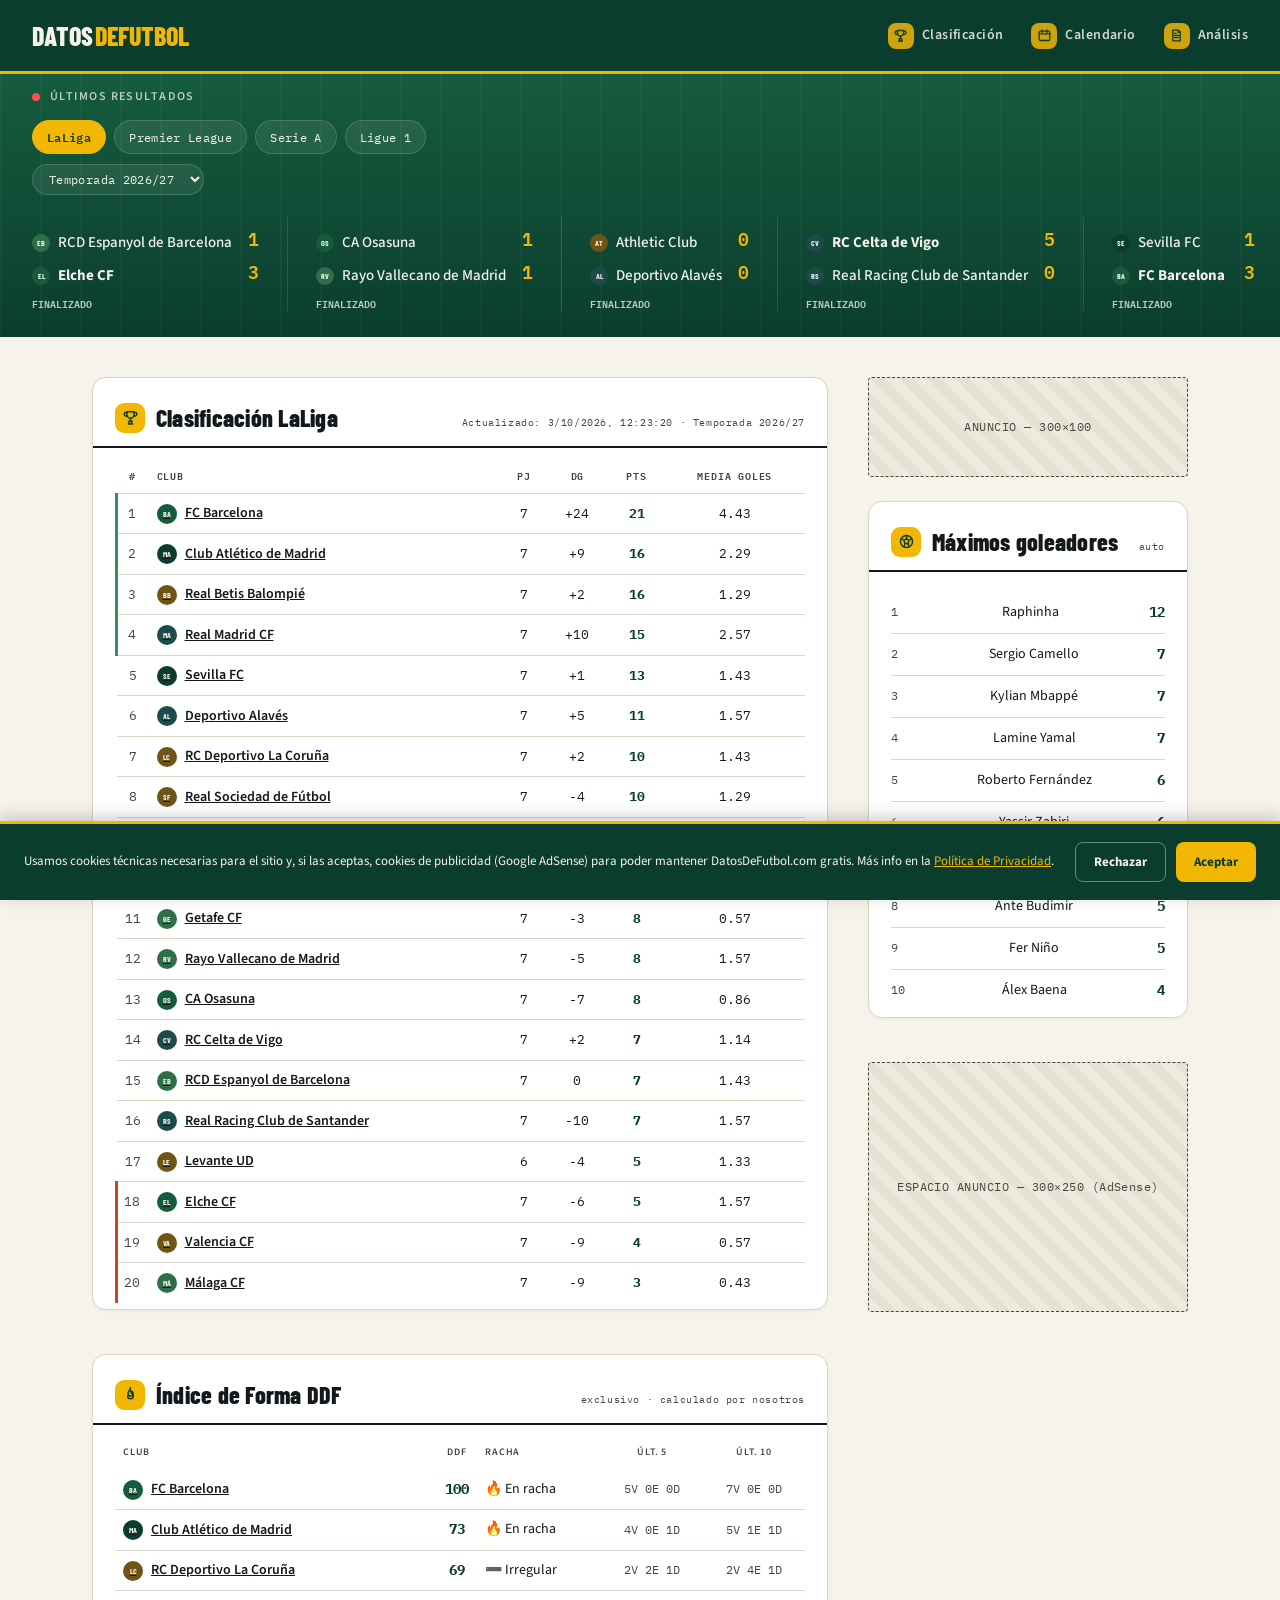
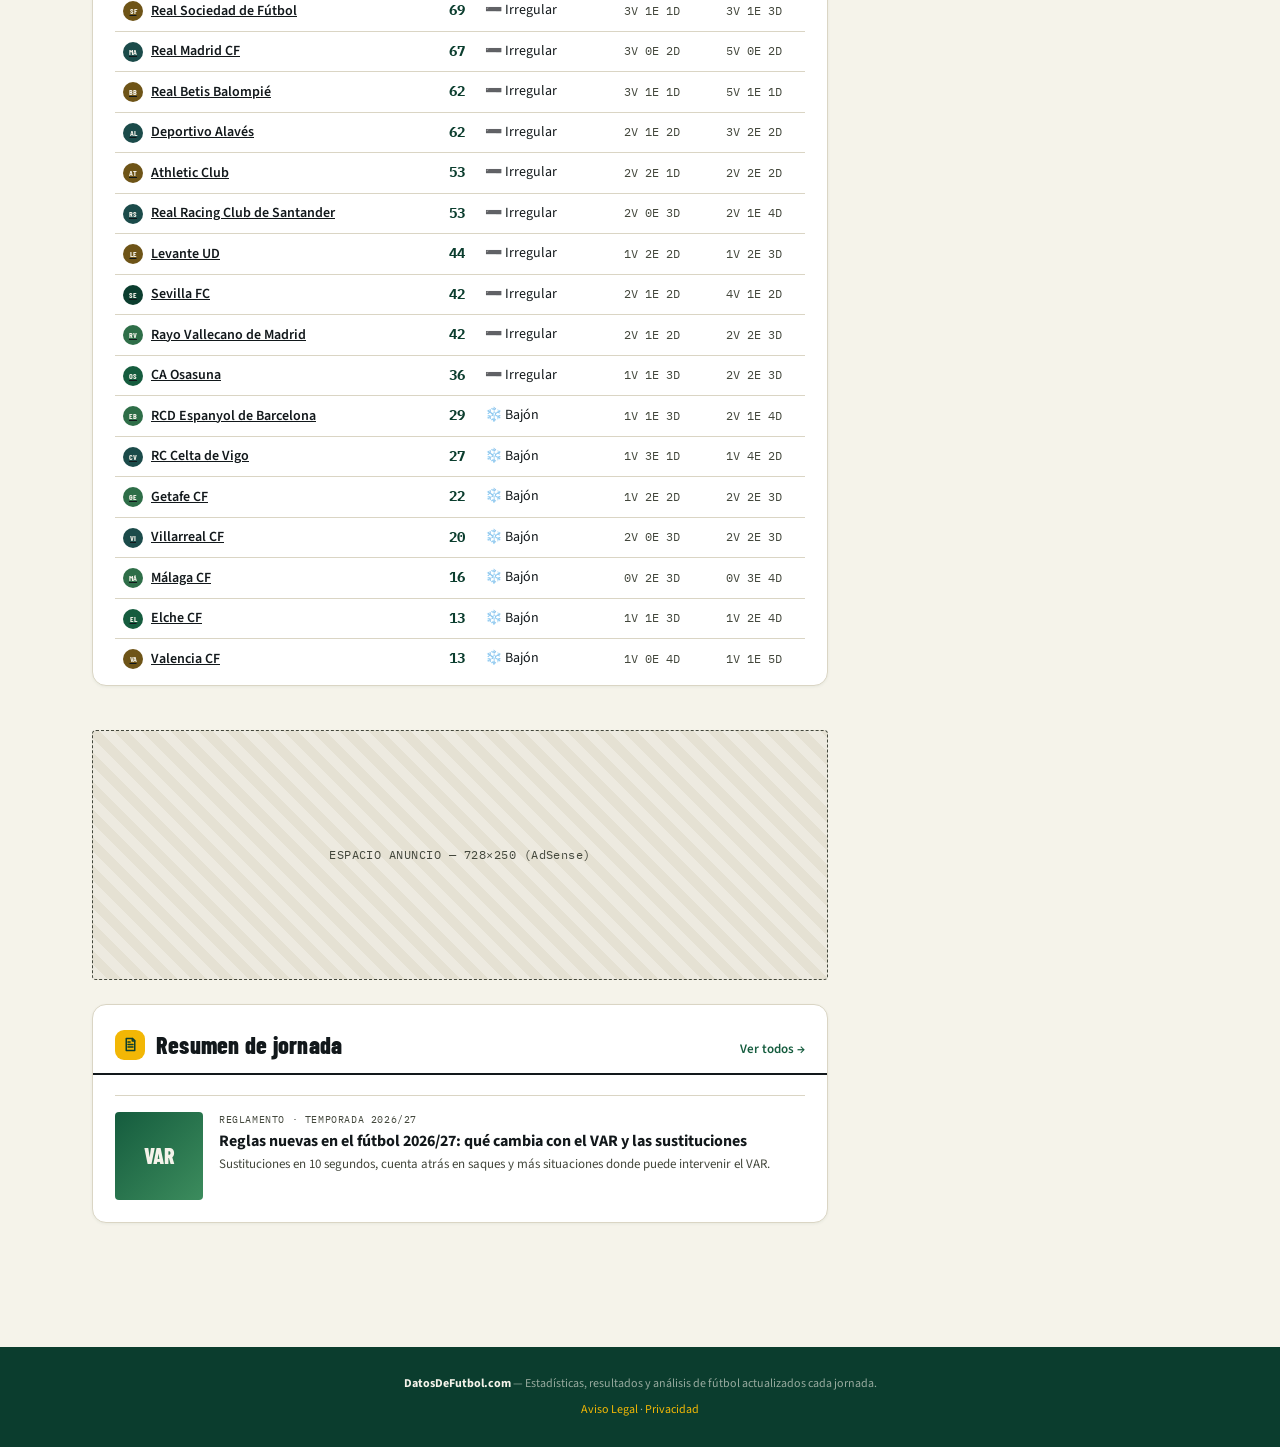
<file: index.html>
<!DOCTYPE html>
<html lang="es">
<head>
<meta charset="UTF-8">
<meta name="viewport" content="width=device-width, initial-scale=1.0">
<title>DatosDeFutbol.com — Resultados, clasificación y estadísticas de fútbol</title>
<meta name="description" content="Resultados, clasificación y estadísticas de LaLiga actualizados cada jornada. Análisis y datos de fútbol.">
<link rel="preconnect" href="https://fonts.googleapis.com">
<link href="https://fonts.googleapis.com/css2?family=Barlow+Condensed:wght@600;700;800&family=IBM+Plex+Mono:wght@400;500;600&family=Source+Sans+3:wght@400;500;600;700&display=swap" rel="stylesheet">
<link rel="stylesheet" href="assets/css/style.css?v=4">
<script async src="https://pagead2.googlesyndication.com/pagead/js/adsbygoogle.js?client=ca-pub-9446572264944414" crossorigin="anonymous"></script>
<!--
  Datos estructurados (Schema.org / JSON-LD).

  IMPORTANTE - honestidad con Google: schema.org no tiene un tipo oficial
  para "tabla de clasificación deportiva", así que NO inventamos uno.
  Lo que sí ayuda de verdad y es 100% correcto usar:

    1. WebSite — identifica la marca del sitio. Puede hacer que aparezca
       tu logo/nombre correctamente en resultados de búsqueda.
    2. Organization — igual, para la marca DatosDeFutbol.com.
    3. BreadcrumbList — la ruta de navegación (Inicio > Clasificación).
       Ayuda a Google a mostrar breadcrumbs en el resultado de búsqueda
       en vez de solo la URL pelada.

  Pega esto dentro de <head>, justo antes de </head>, en index.html y
  clasificacion.html. En clasificacion.html cambia el BreadcrumbList
  (ya viene ajustado para esa página más abajo, en el segundo bloque).
-->

<!-- ============ PARA index.html ============ -->
<script type="application/ld+json">
{
  "@context": "https://schema.org",
  "@type": "WebSite",
  "name": "DatosDeFutbol.com",
  "url": "https://datosdefutbol.com/",
  "description": "Resultados, clasificación y estadísticas de fútbol de LaLiga, Premier League, Serie A y Ligue 1, actualizados cada día, con el Índice de Forma DDF propio."
}
</script>

<script type="application/ld+json">
{
  "@context": "https://schema.org",
  "@type": "Organization",
  "name": "DatosDeFutbol.com",
  "url": "https://datosdefutbol.com/"
}
</script>

<!-- ============ PARA clasificacion.html (además de los dos de arriba) ============ -->
<script type="application/ld+json">
{
  "@context": "https://schema.org",
  "@type": "BreadcrumbList",
  "itemListElement": [
    {
      "@type": "ListItem",
      "position": 1,
      "name": "Inicio",
      "item": "https://datosdefutbol.com/index.html"
    },
    {
      "@type": "ListItem",
      "position": 2,
      "name": "Clasificación",
      "item": "https://datosdefutbol.com/clasificacion.html"
    }
  ]
}
</script>
<link rel="icon" type="image/svg+xml" href="/favicon.svg">
<link rel="icon" type="image/png" sizes="32x32" href="/favicon-32.png">
<link rel="apple-touch-icon" href="/favicon-180.png">
</head>
<body data-page="home">

<header>
  <a class="logo" href="index.html"><span class="d1">DATOS</span><span class="d2">DEFUTBOL</span></a>
  <nav>
    <a href="clasificacion.html" data-icon="trophy">Clasificación</a>
    <a href="calendario.html" data-icon="calendar">Calendario</a>
    <a href="articulos.html" data-icon="doc">Análisis</a>
  </nav>
</header>

<div class="scoreboard">
  <div class="scoreboard-label">
    <div class="live-dot"></div>
    <span>Últimos resultados</span>
  </div>
  <div class="league-tabs" id="league-tabs"></div>
  <select class="season-selector" id="season-selector" style="display:none;"></select>
  <div class="ticker" id="ticker">
    <div class="ticker-empty">Cargando resultados…</div>
  </div>
</div>

<main>
  <div class="col-main">

    <section class="card">
      <div class="section-head">
        <h2 data-icon="trophy">Clasificación LaLiga</h2>
        <span class="auto-tag" id="last-updated">actualizado automáticamente</span>
      </div>
      <table class="standings">
        <thead>
          <tr><th class="num">#</th><th>Club</th><th class="num">PJ</th><th class="num">DG</th><th class="num">Pts</th><th class="num">Media goles</th></tr>
        </thead>
        <tbody id="standings-body">
          <tr><td colspan="6" class="loading-msg">Cargando clasificación…</td></tr>
        </tbody>
      </table>
    </section>

    <section class="card">
      <div class="section-head">
        <h2 data-icon="flame">Índice de Forma DDF</h2>
        <span class="auto-tag">exclusivo · calculado por nosotros</span>
      </div>
      <table class="form-index">
        <thead>
          <tr><th>Club</th><th class="num">DDF</th><th>Racha</th><th class="num">Últ. 5</th><th class="num">Últ. 10</th></tr>
        </thead>
        <tbody id="form-index-body">
          <tr><td class="loading-msg">Calculando…</td></tr>
        </tbody>
      </table>
    </section>

    <div class="ad-slot big">ESPACIO ANUNCIO — 728×250 (AdSense)</div>

    <section class="card">
      <div class="section-head">
        <h2 data-icon="doc">Resumen de jornada</h2>
        <a class="more" href="articulos.html">Ver todos →</a>
      </div>
      <!-- Estos artículos se añaden a mano, uno por <a class="article">.
           Copia y pega un bloque para añadir uno nuevo (ver README). -->
      <a class="article" href="articulos/nuevas-reglas-futbol-2026-27.html">
  <div class="thumb">VAR</div>
  <div>
    <div class="eyebrow">Reglamento · Temporada 2026/27</div>
    <h3>Reglas nuevas en el fútbol 2026/27: qué cambia con el VAR y las sustituciones</h3>
    <p>Sustituciones en 10 segundos, cuenta atrás en saques y más situaciones donde puede intervenir el VAR.</p>
  </div>
</a>
    </section>

  </div>

  <aside class="col-side">
    <div class="ad-slot small">ANUNCIO — 300×100</div>

    <section class="card">
      <div class="section-head">
        <h2 data-icon="ball">Máximos goleadores</h2>
        <span class="auto-tag">auto</span>
      </div>
      <ul class="top-scorers" id="topscorers-list">
        <li class="loading-msg">Cargando…</li>
      </ul>
    </section>

    <div class="ad-slot big">ESPACIO ANUNCIO — 300×250 (AdSense)</div>
  </aside>
</main>

<footer>
  <strong>DatosDeFutbol.com</strong> — Estadísticas, resultados y análisis de fútbol actualizados cada jornada.
  <div style="margin-top:8px;">
     <a href="aviso-legal.html">Aviso Legal</a> ·
     <a href="privacidad.html">Privacidad</a>
   </div>
</footer>

<script src="assets/js/main.js?v=9"></script></html>
</file>
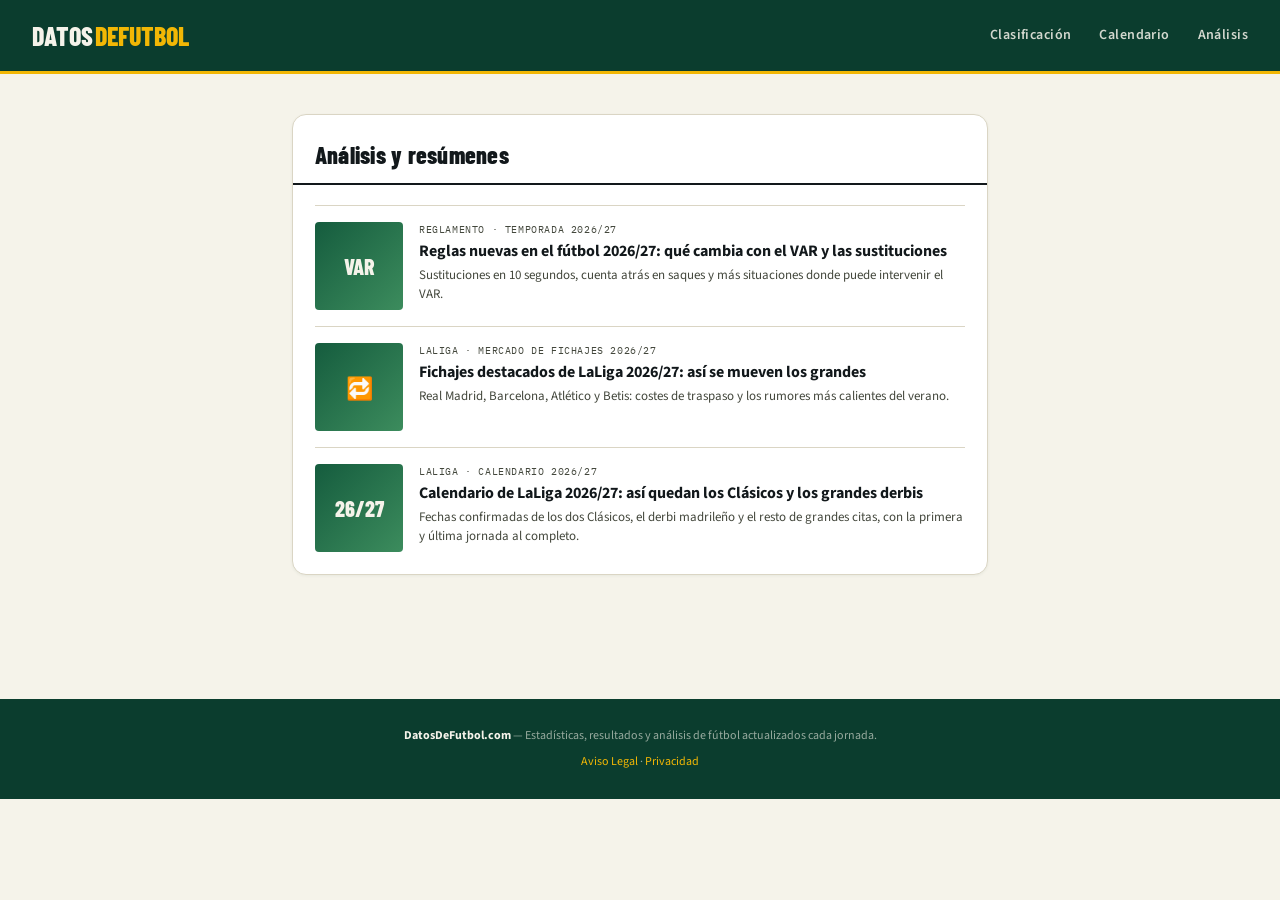
<file: articulos.html>
<!DOCTYPE html>
<html lang="es">
<head>
<meta charset="UTF-8">
<meta name="viewport" content="width=device-width, initial-scale=1.0">
<title>Análisis y resúmenes — DatosDeFutbol.com</title>
<meta name="description" content="Análisis, resúmenes de jornada y opinión sobre LaLiga.">
<link rel="preconnect" href="https://fonts.googleapis.com">
<link href="https://fonts.googleapis.com/css2?family=Barlow+Condensed:wght@600;700;800&family=IBM+Plex+Mono:wght@400;500;600&family=Source+Sans+3:wght@400;500;600;700&display=swap" rel="stylesheet">
<link rel="stylesheet" href="assets/css/style.css?v=4">
<script async src="https://pagead2.googlesyndication.com/pagead/js/adsbygoogle.js?client=ca-pub-9446572264944414" crossorigin="anonymous"></script>

  <link rel="icon" type="image/svg+xml" href="/favicon.svg">
<link rel="icon" type="image/png" sizes="32x32" href="/favicon-32.png">
<link rel="apple-touch-icon" href="/favicon-180.png">
</head>
<body>

<header>
  <a class="logo" href="index.html"><span class="d1">DATOS</span><span class="d2">DEFUTBOL</span></a>
  <nav>
    <a href="clasificacion.html" data-icon="trophy">Clasificación</a>
    <a href="calendario.html" data-icon="calendar">Calendario</a>
    <a href="articulos.html" data-icon="doc">Análisis</a>
  </nav>
</header>

<main style="grid-template-columns:1fr;max-width:760px;">
  <section class="card">
    <div class="section-head">
      <h2 data-icon="doc">Análisis y resúmenes</h2>
    </div>

    <!-- CADA ARTÍCULO NUEVO: copia este bloque <a class="article">...</a> completo,
         pégalo encima del anterior (los más nuevos primero), y cambia: href, el
         texto del "thumb", eyebrow, título y resumen.
         Ver README.md → "Cómo publicar un artículo nuevo" para el paso a paso. -->

    <a class="article" href="articulos/nuevas-reglas-futbol-2026-27.html">
      <div class="thumb">VAR</div>
      <div>
        <div class="eyebrow">Reglamento · Temporada 2026/27</div>
        <h3>Reglas nuevas en el fútbol 2026/27: qué cambia con el VAR y las sustituciones</h3>
        <p>Sustituciones en 10 segundos, cuenta atrás en saques y más situaciones donde puede intervenir el VAR.</p>
      </div>
    </a>

    <a class="article" href="articulos/fichajes-laliga-2026-27.html">
      <div class="thumb">🔁</div>
      <div>
        <div class="eyebrow">LaLiga · Mercado de fichajes 2026/27</div>
        <h3>Fichajes destacados de LaLiga 2026/27: así se mueven los grandes</h3>
        <p>Real Madrid, Barcelona, Atlético y Betis: costes de traspaso y los rumores más calientes del verano.</p>
      </div>
    </a>

    <a class="article" href="articulos/calendario-laliga-2026-27.html">
      <div class="thumb">26/27</div>
      <div>
        <div class="eyebrow">LaLiga · Calendario 2026/27</div>
        <h3>Calendario de LaLiga 2026/27: así quedan los Clásicos y los grandes derbis</h3>
        <p>Fechas confirmadas de los dos Clásicos, el derbi madrileño y el resto de grandes citas, con la primera y última jornada al completo.</p>
      </div>
    </a>

  </section>
</main>

<footer>
  <strong>DatosDeFutbol.com</strong> — Estadísticas, resultados y análisis de fútbol actualizados cada jornada.
  <div style="margin-top:8px;">
     <a href="aviso-legal.html">Aviso Legal</a> ·
     <a href="privacidad.html">Privacidad</a>
   </div>
</footer>

</body>
</html>
</file>
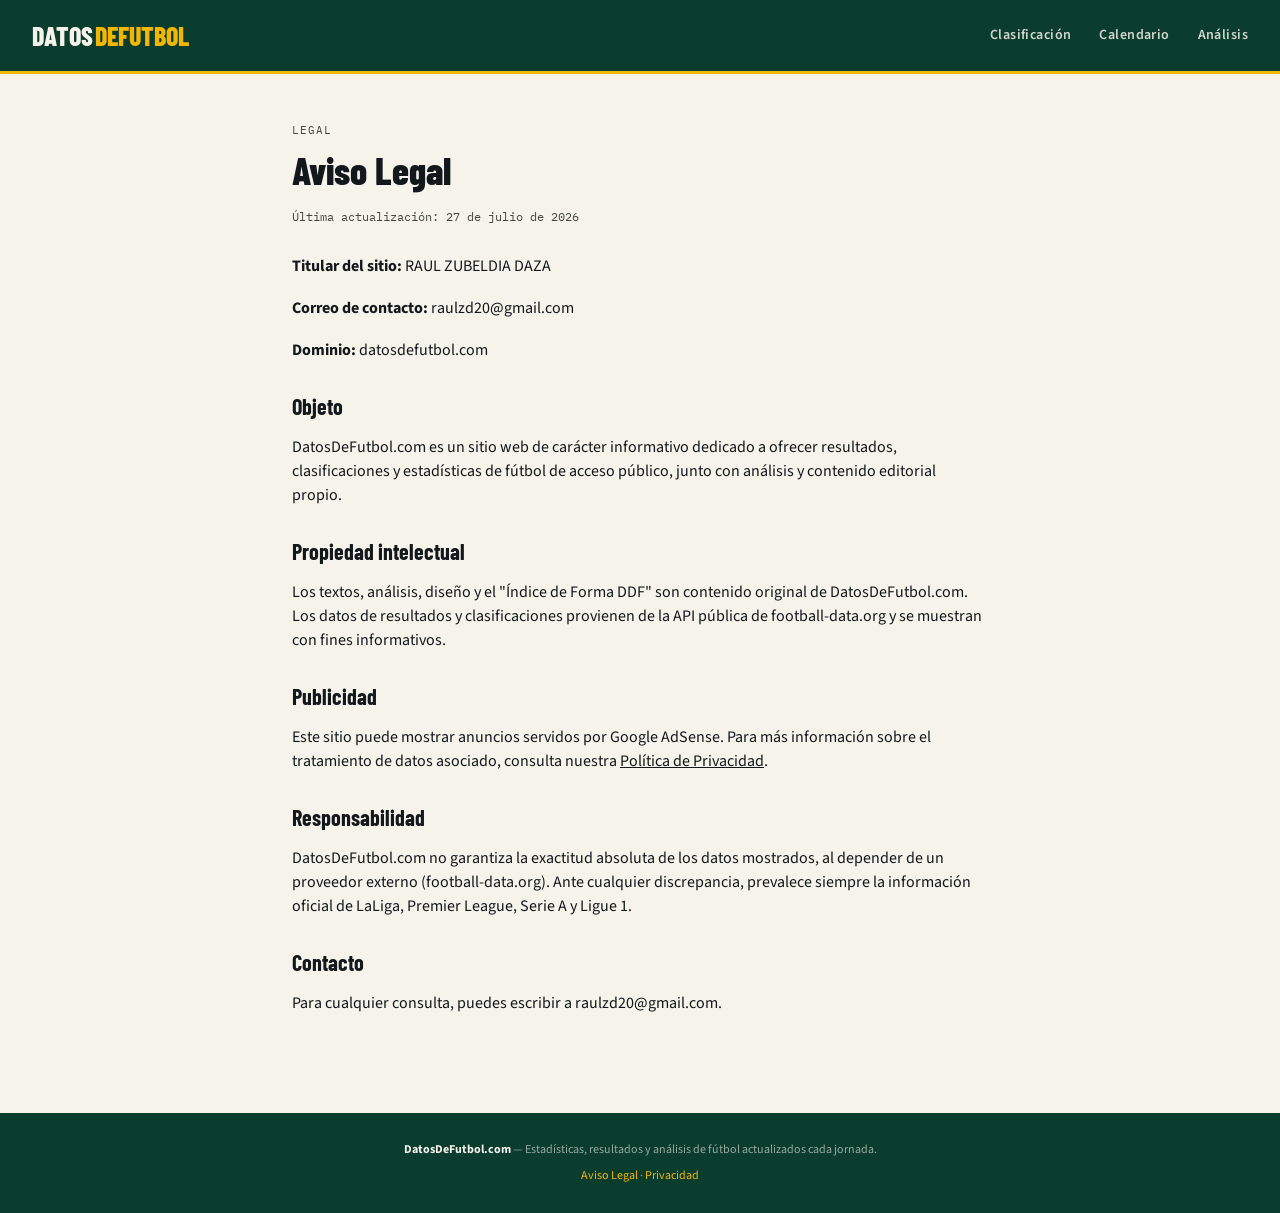
<file: aviso-legal.html>
<!DOCTYPE html>
<html lang="es">
<head>
<meta charset="UTF-8">
<meta name="viewport" content="width=device-width, initial-scale=1.0">
<title>Aviso Legal — DatosDeFutbol.com</title>
<meta name="description" content="Aviso legal e información identificativa de DatosDeFutbol.com.">
<link rel="preconnect" href="https://fonts.googleapis.com">
<link href="https://fonts.googleapis.com/css2?family=Barlow+Condensed:wght@600;700;800&family=IBM+Plex+Mono:wght@400;500;600&family=Source+Sans+3:wght@400;500;600;700&display=swap" rel="stylesheet">
<link rel="stylesheet" href="assets/css/style.css?v=4">
<script async src="https://pagead2.googlesyndication.com/pagead/js/adsbygoogle.js?client=ca-pub-9446572264944414" crossorigin="anonymous"></script>
<link rel="icon" type="image/svg+xml" href="/favicon.svg">
<link rel="icon" type="image/png" sizes="32x32" href="/favicon-32.png">
<link rel="apple-touch-icon" href="/favicon-180.png">
</head>
<body>

<header>
  <a class="logo" href="index.html"><span class="d1">DATOS</span><span class="d2">DEFUTBOL</span></a>
  <nav>
    <a href="clasificacion.html" data-icon="trophy">Clasificación</a>
    <a href="calendario.html" data-icon="calendar">Calendario</a>
    <a href="articulos.html" data-icon="doc">Análisis</a>
  </nav>
</header>

<article class="article-page">
  <div class="eyebrow">Legal</div>
  <h1>Aviso Legal</h1>
  <div class="meta">Última actualización: 27 de julio de 2026</div>

  <!--
    RELLENA ESTO con tus datos como particular. Es obligatorio por la LSSI
    identificar quién hay detrás de cualquier web, tenga o no ánimo de
    lucro. Para un particular sin actividad económica registrada, lo
    habitual (y más prudente en cuanto a privacidad) es publicar nombre
    y un correo de contacto — evita publicar tu DNI en abierto, es un
    dato sensible que no aporta nada extra de cara al visitante.
    Nota: esto no es asesoría legal formal; si el sitio empieza a generar
    ingresos de verdad, conviene confirmarlo con un gestor o abogado.
  -->
  <p><strong>Titular del sitio:</strong> RAUL ZUBELDIA DAZA</p>
  <p><strong>Correo de contacto:</strong> raulzd20@gmail.com </p>
  <p><strong>Dominio:</strong> datosdefutbol.com</p>

  <h3 style="font-family:'Barlow Condensed',sans-serif;font-weight:700;font-size:22px;margin:28px 0 12px;">Objeto</h3>
  <p>DatosDeFutbol.com es un sitio web de carácter informativo dedicado a
  ofrecer resultados, clasificaciones y estadísticas de fútbol de acceso
  público, junto con análisis y contenido editorial propio.</p>

  <h3 style="font-family:'Barlow Condensed',sans-serif;font-weight:700;font-size:22px;margin:28px 0 12px;">Propiedad intelectual</h3>
  <p>Los textos, análisis, diseño y el "Índice de Forma DDF" son contenido
  original de DatosDeFutbol.com. Los datos de resultados y clasificaciones
  provienen de la API pública de football-data.org y se muestran con fines
  informativos.</p>

  <h3 style="font-family:'Barlow Condensed',sans-serif;font-weight:700;font-size:22px;margin:28px 0 12px;">Publicidad</h3>
  <p>Este sitio puede mostrar anuncios servidos por Google AdSense. Para más
  información sobre el tratamiento de datos asociado, consulta nuestra
  <a href="privacidad.html">Política de Privacidad</a>.</p>

  <h3 style="font-family:'Barlow Condensed',sans-serif;font-weight:700;font-size:22px;margin:28px 0 12px;">Responsabilidad</h3>
  <p>DatosDeFutbol.com no garantiza la exactitud absoluta de los datos
  mostrados, al depender de un proveedor externo (football-data.org). Ante
  cualquier discrepancia, prevalece siempre la información oficial de
  LaLiga, Premier League, Serie A y Ligue 1.</p>

  <h3 style="font-family:'Barlow Condensed',sans-serif;font-weight:700;font-size:22px;margin:28px 0 12px;">Contacto</h3>
  <p>Para cualquier consulta, puedes escribir a raulzd20@gmail.com.</p>
</article>

<footer>
  <strong>DatosDeFutbol.com</strong> — Estadísticas, resultados y análisis de fútbol actualizados cada jornada.
  <div style="margin-top:8px;">
    <a href="aviso-legal.html">Aviso Legal</a> ·
    <a href="privacidad.html">Privacidad</a>
  </div>
</footer>

</body>
</html>
</file>
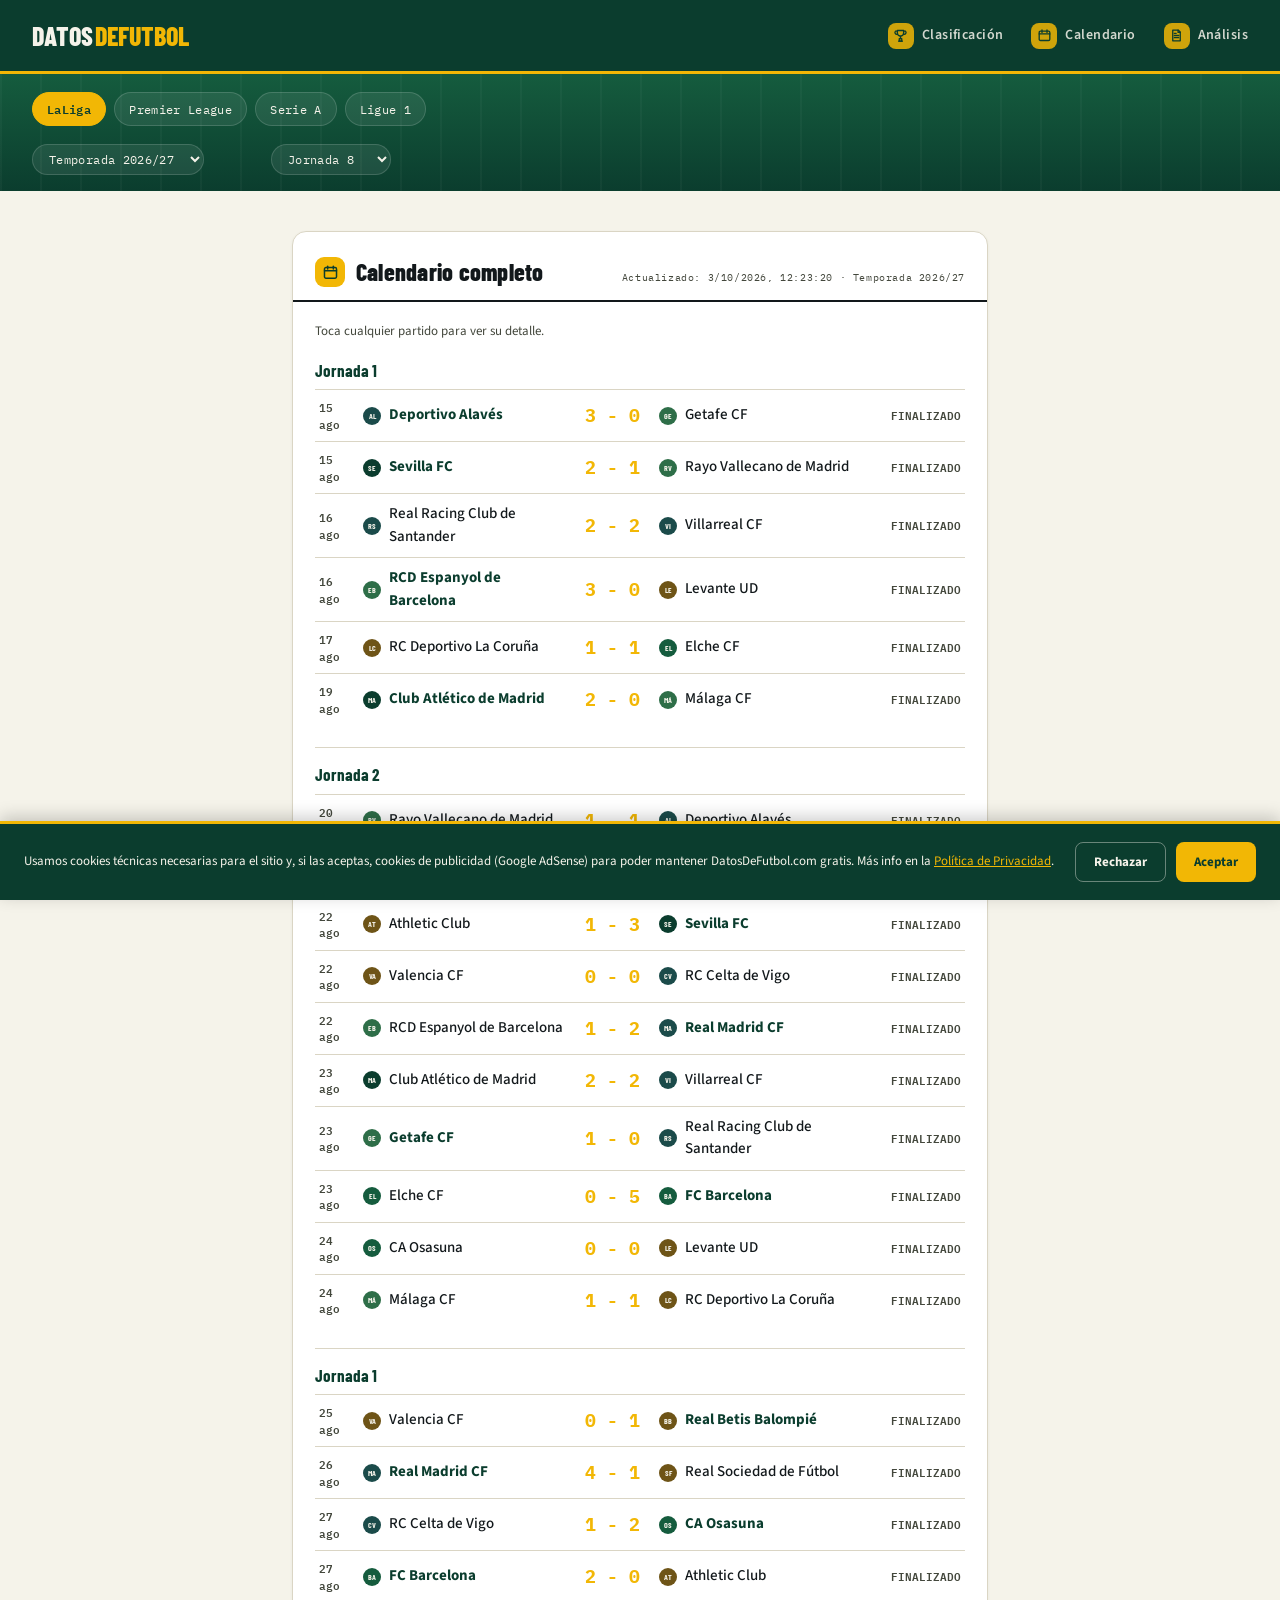
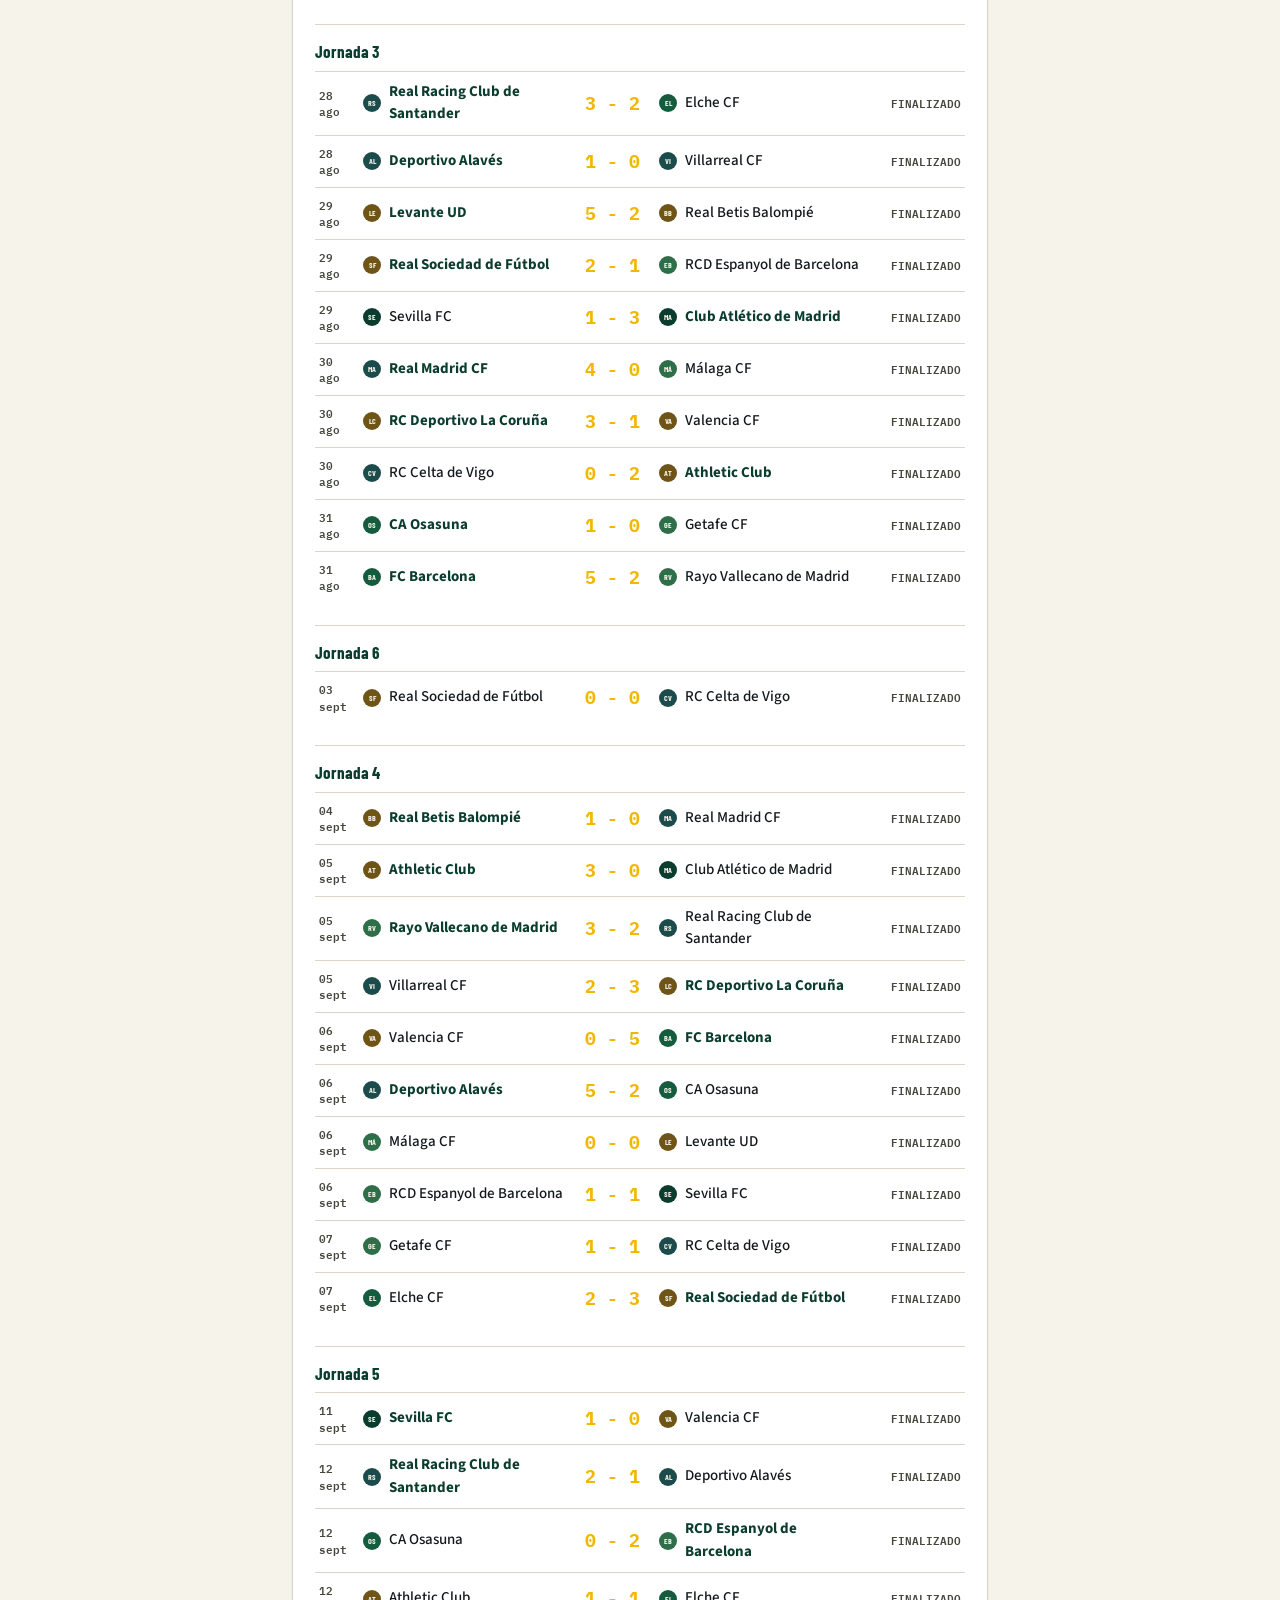
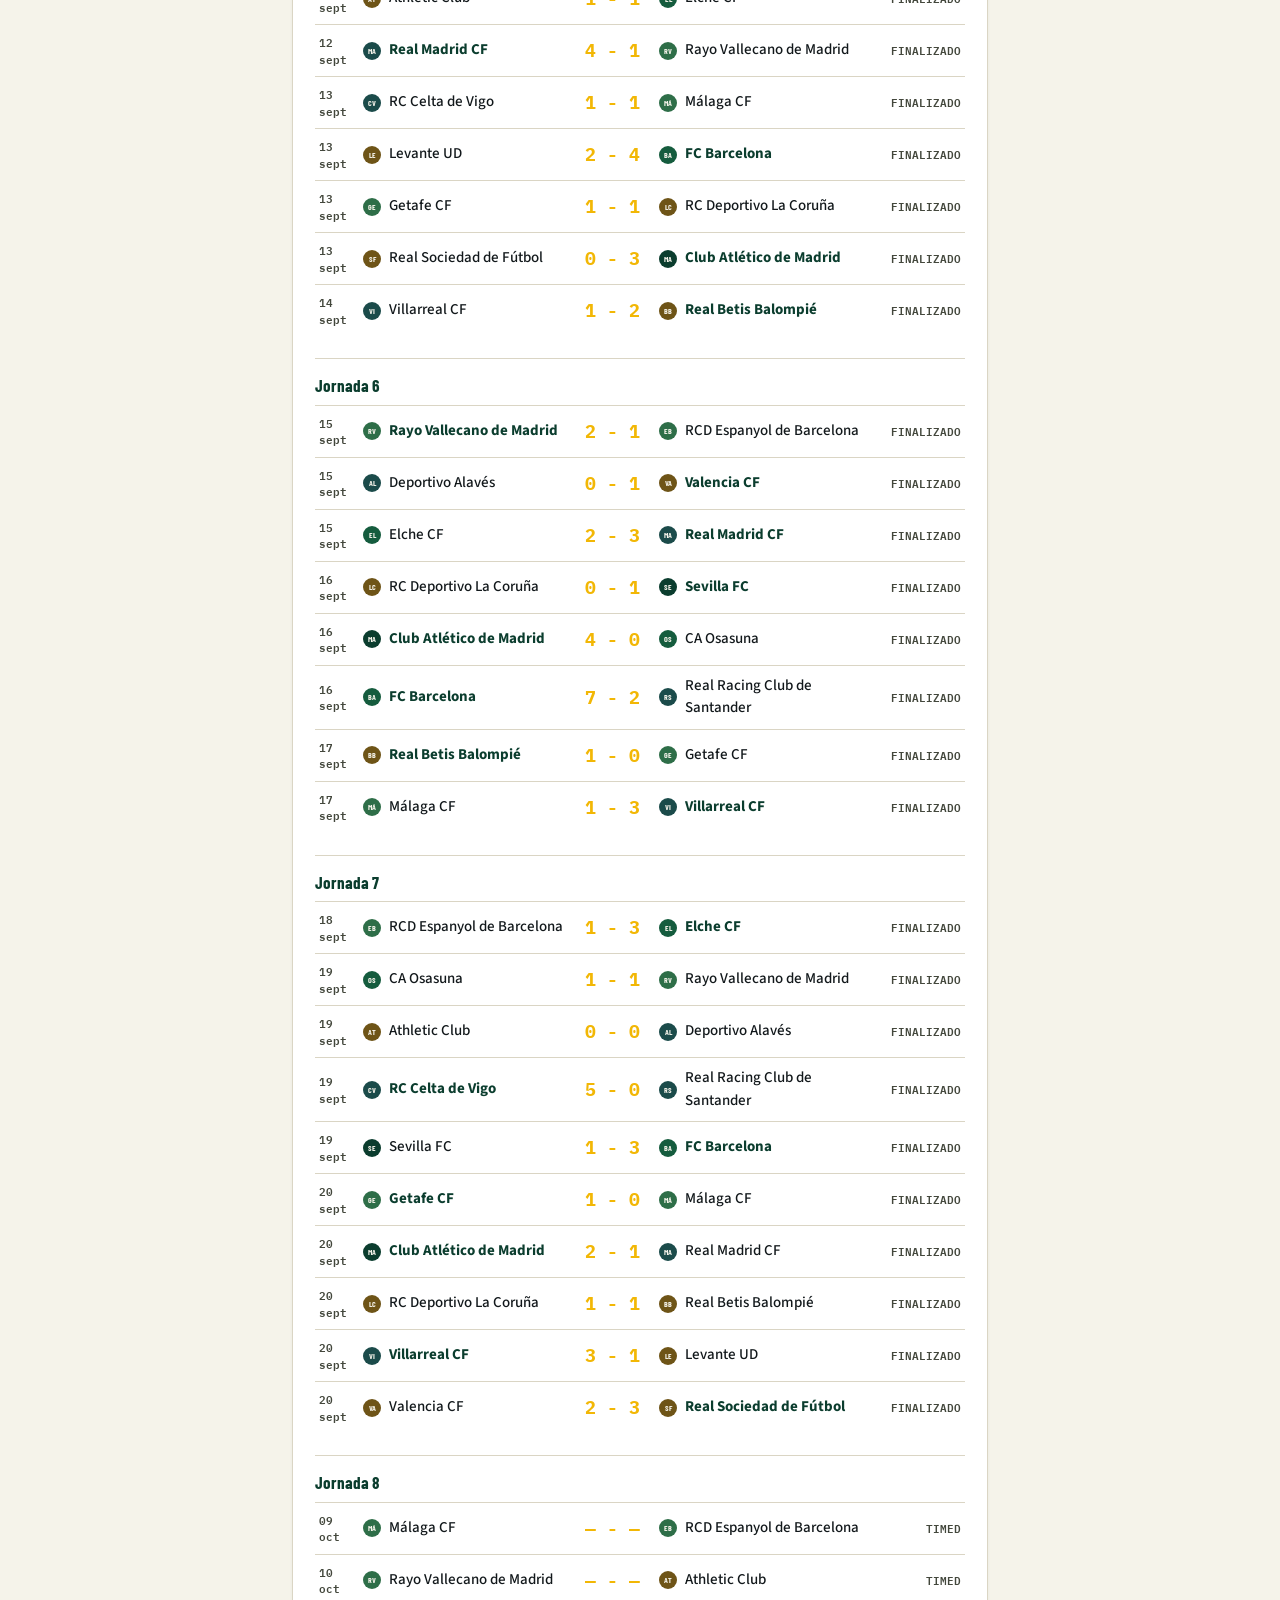
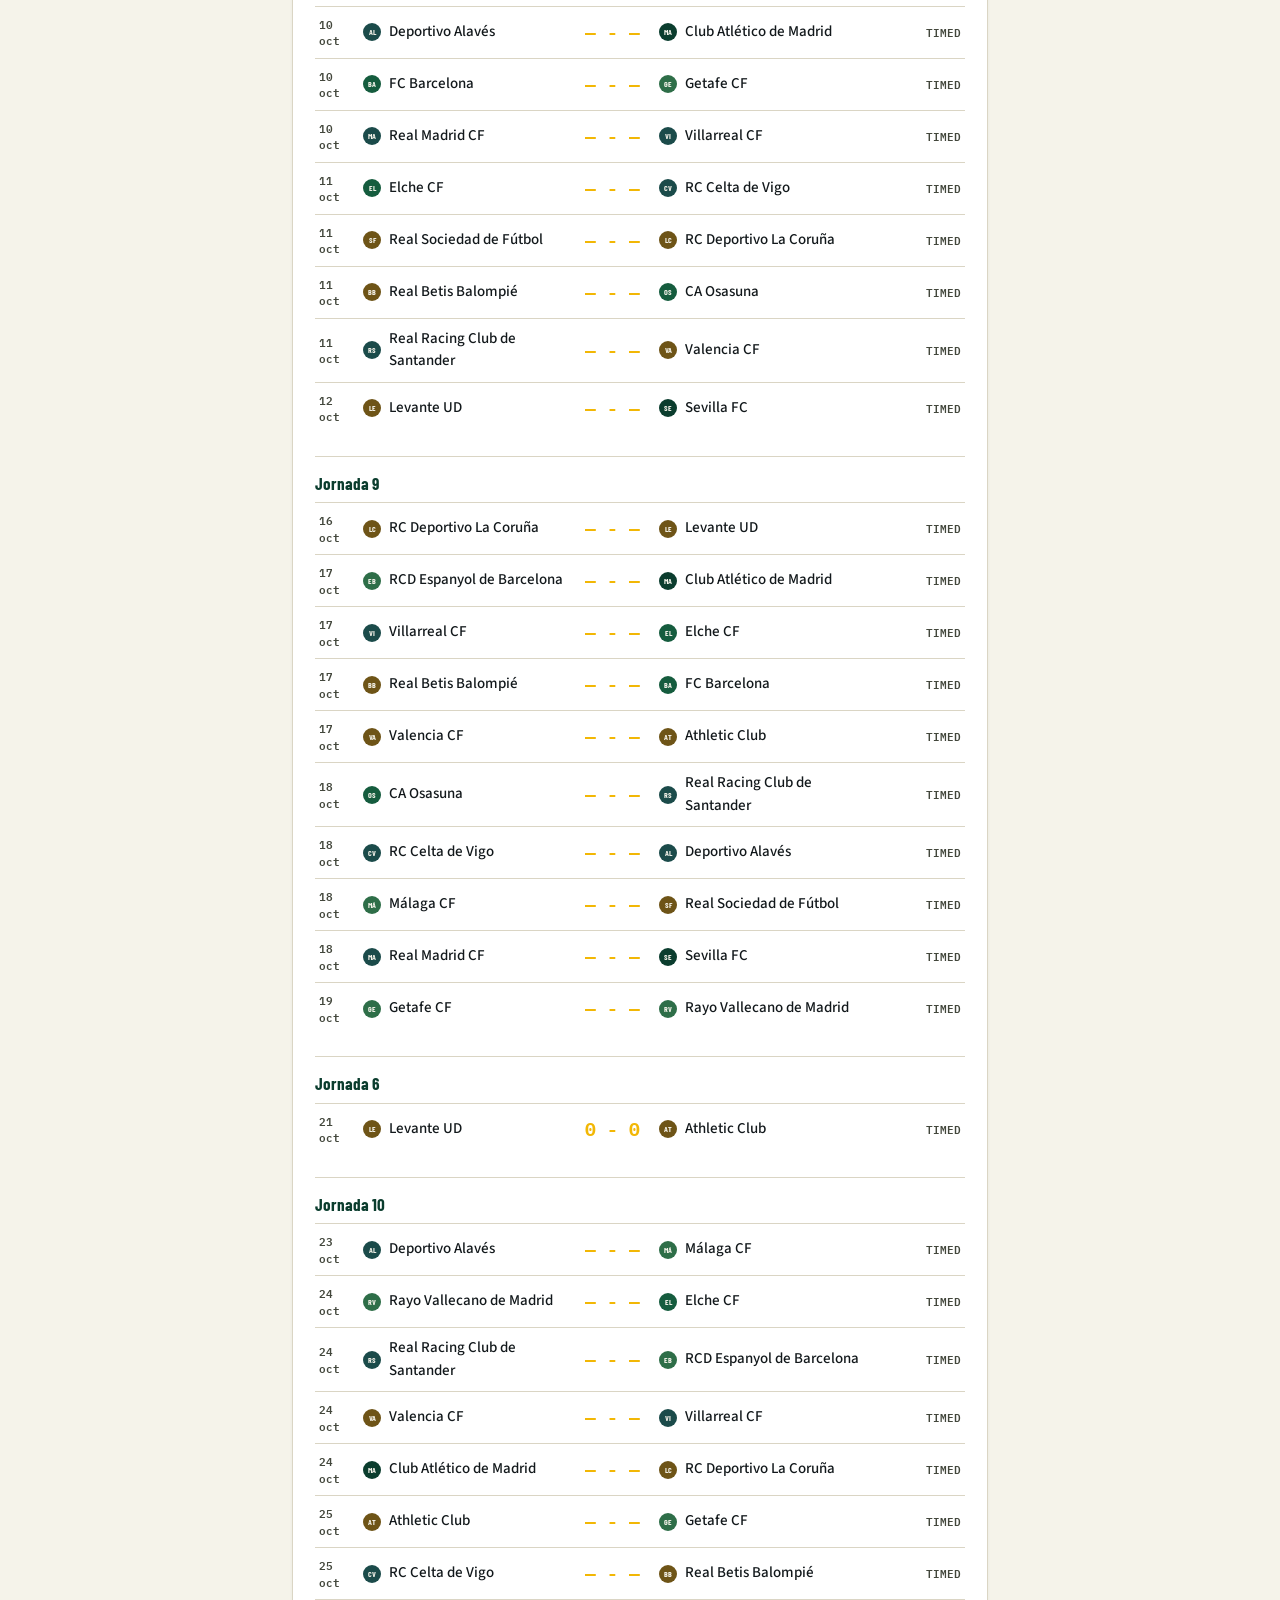
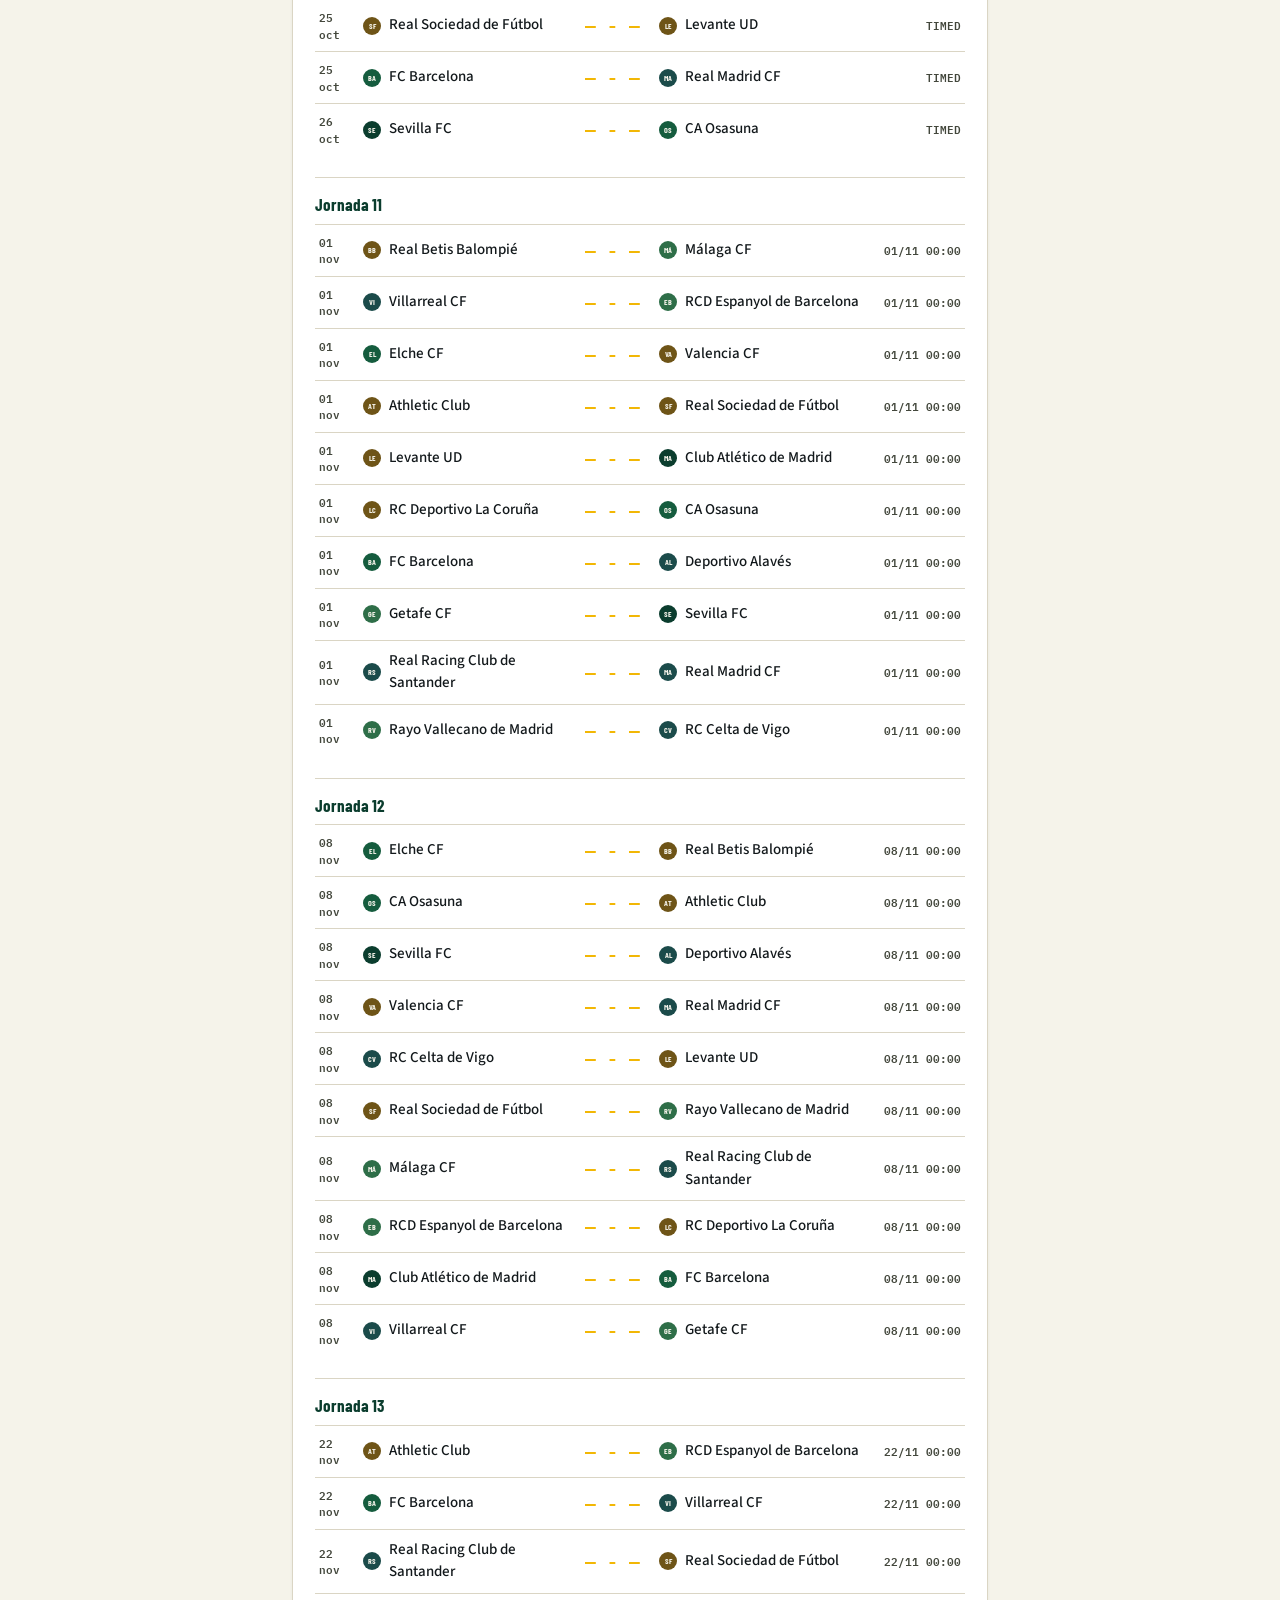
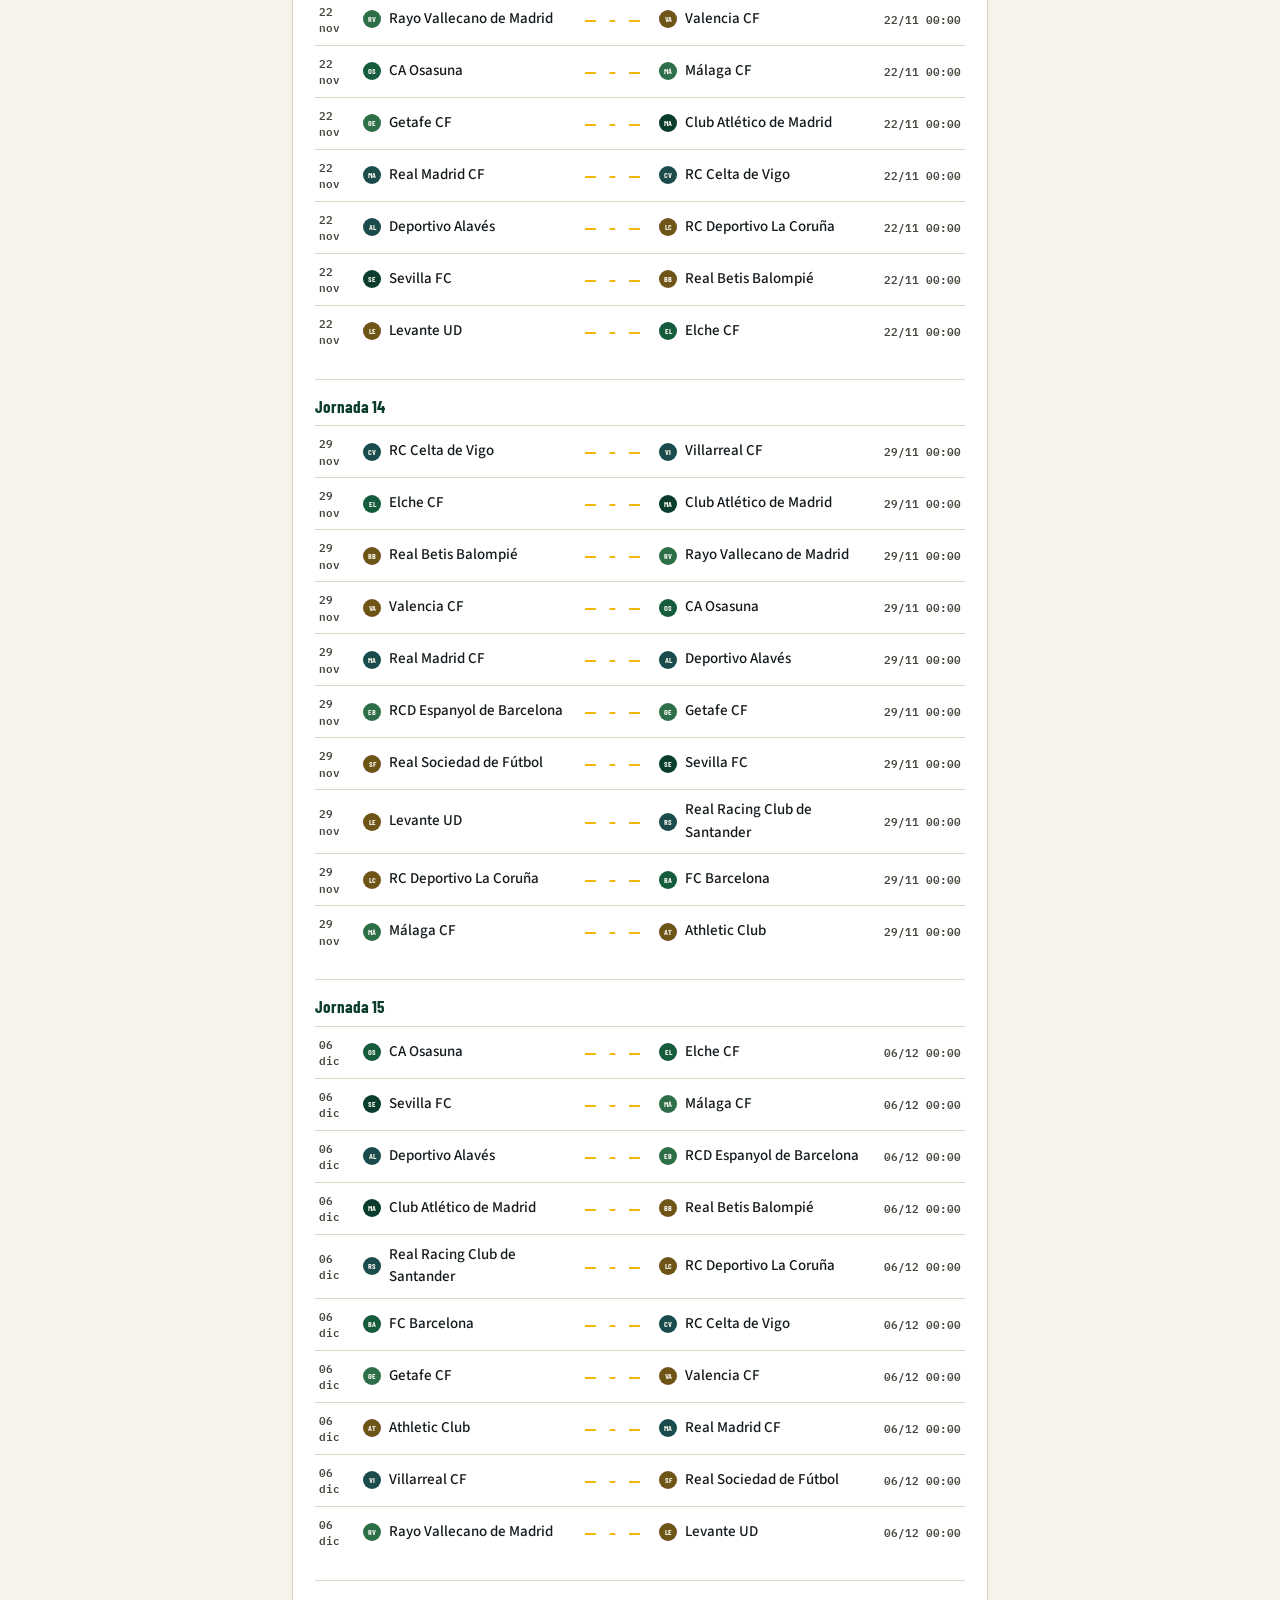
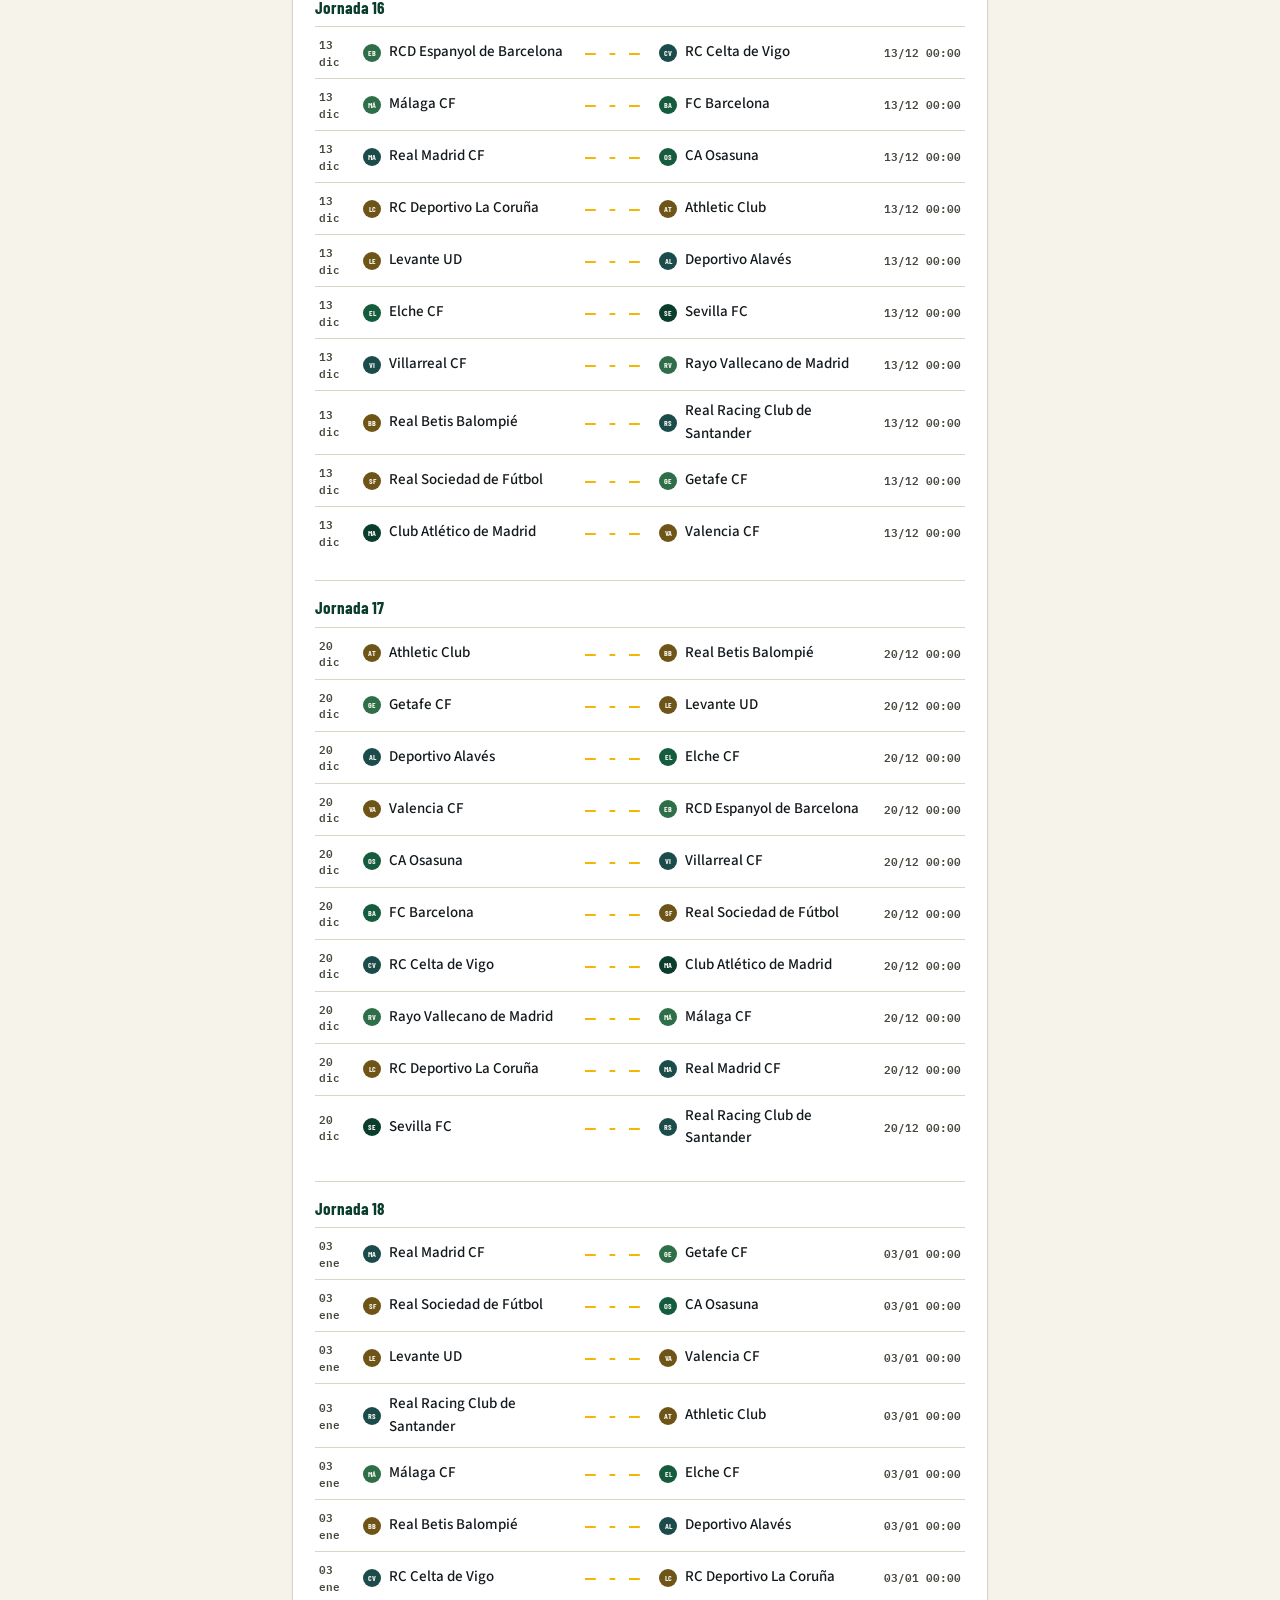
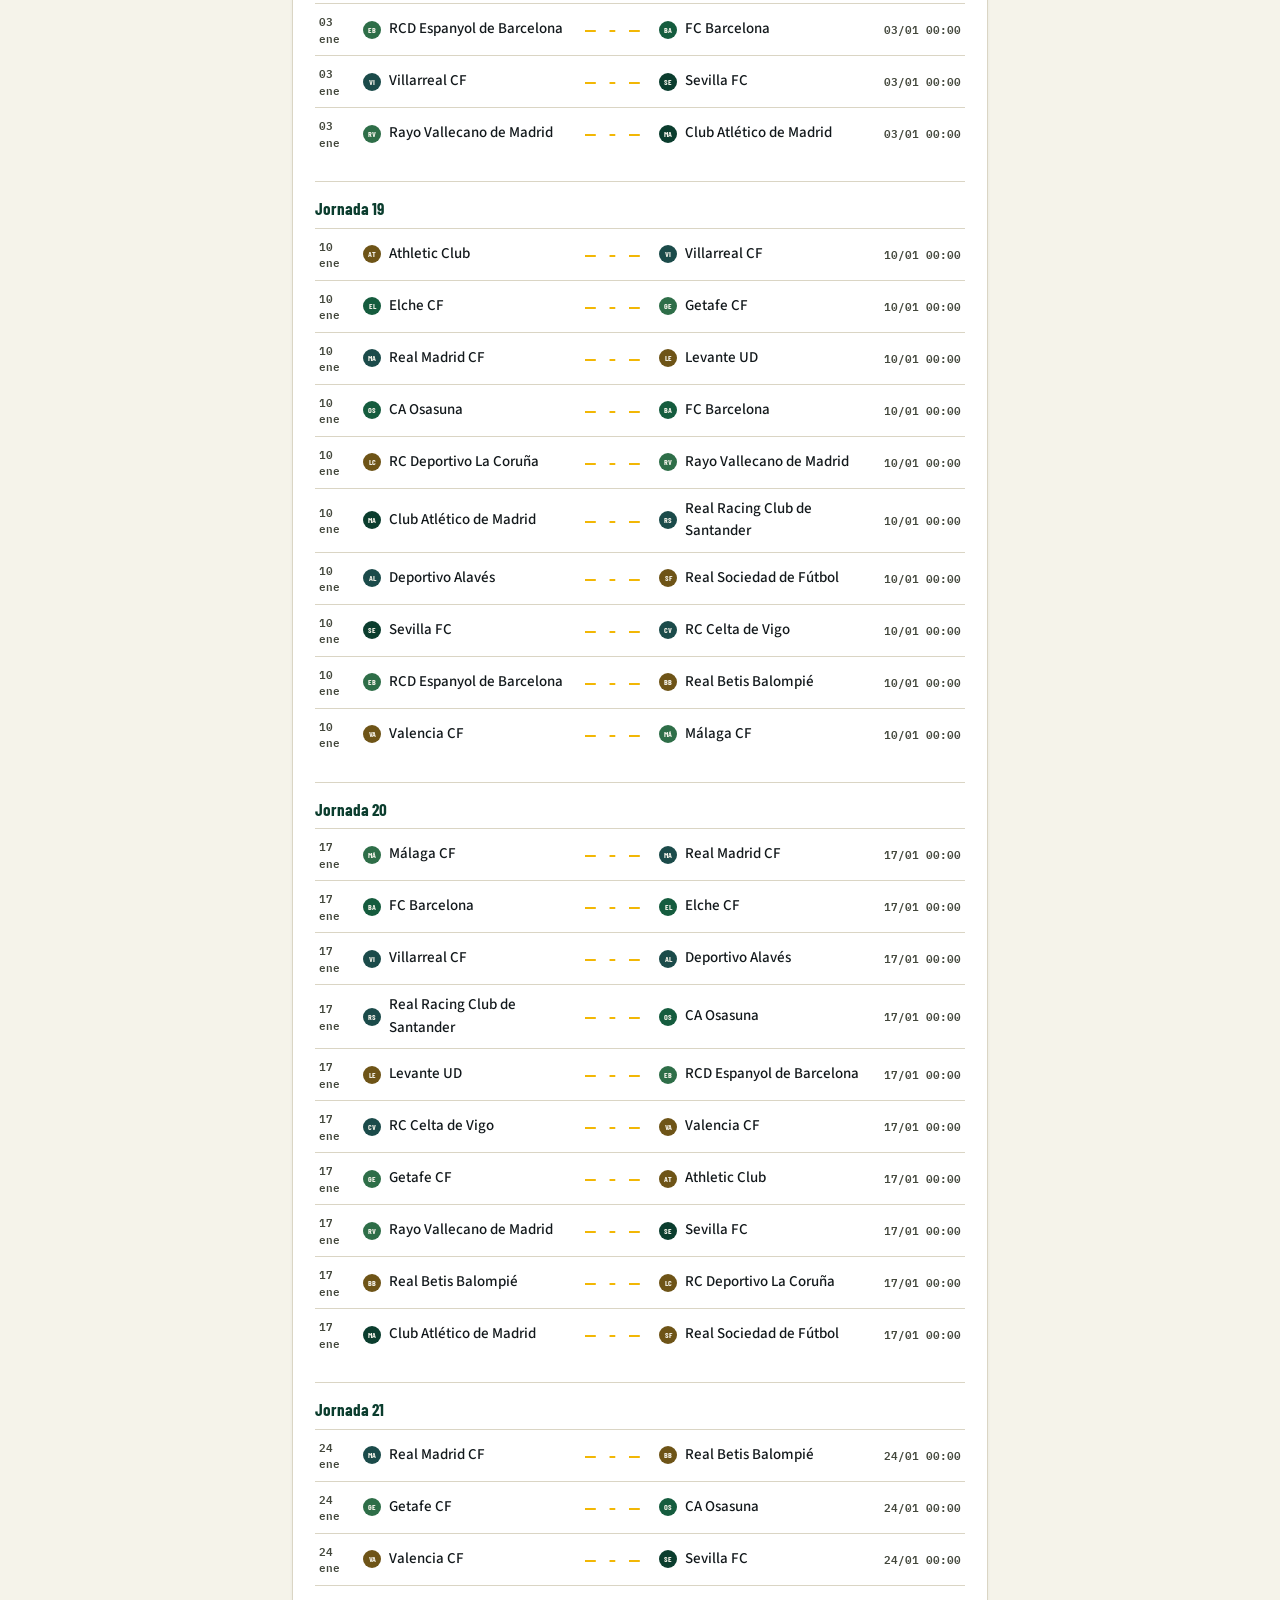
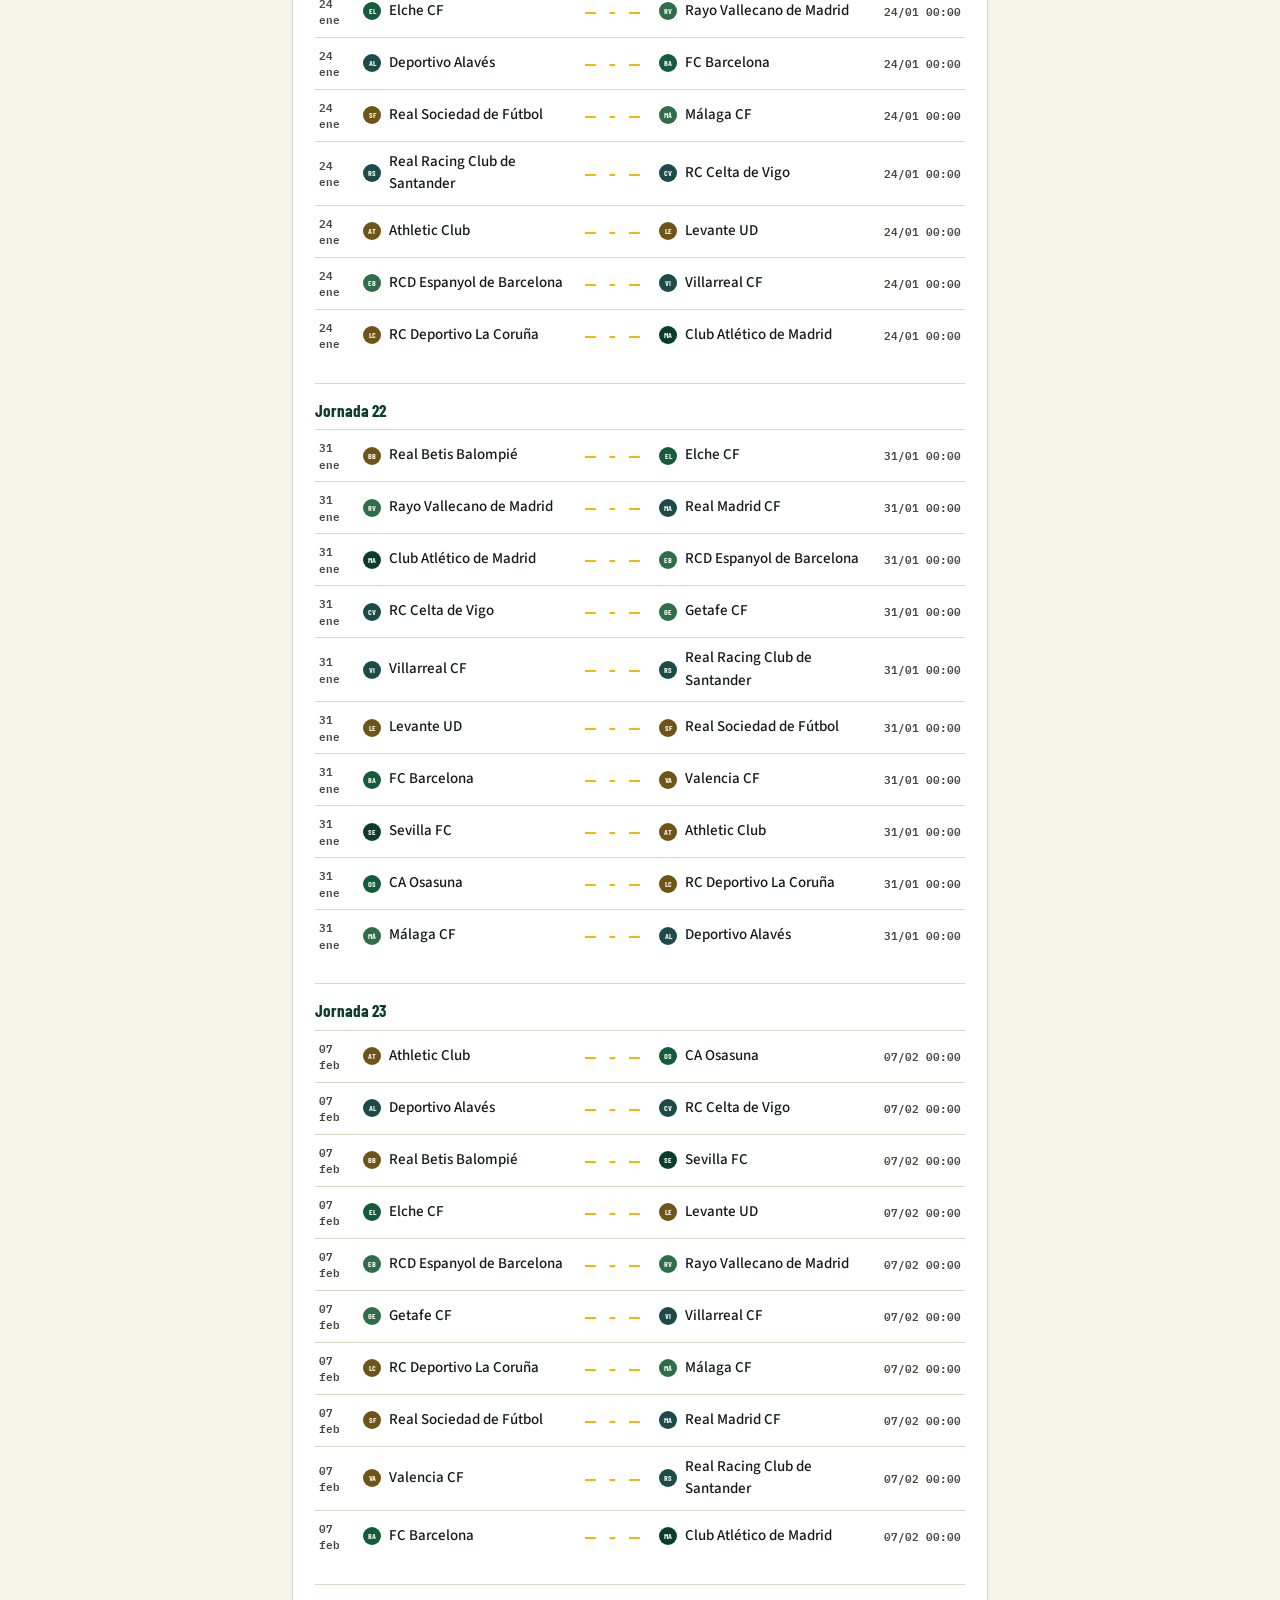
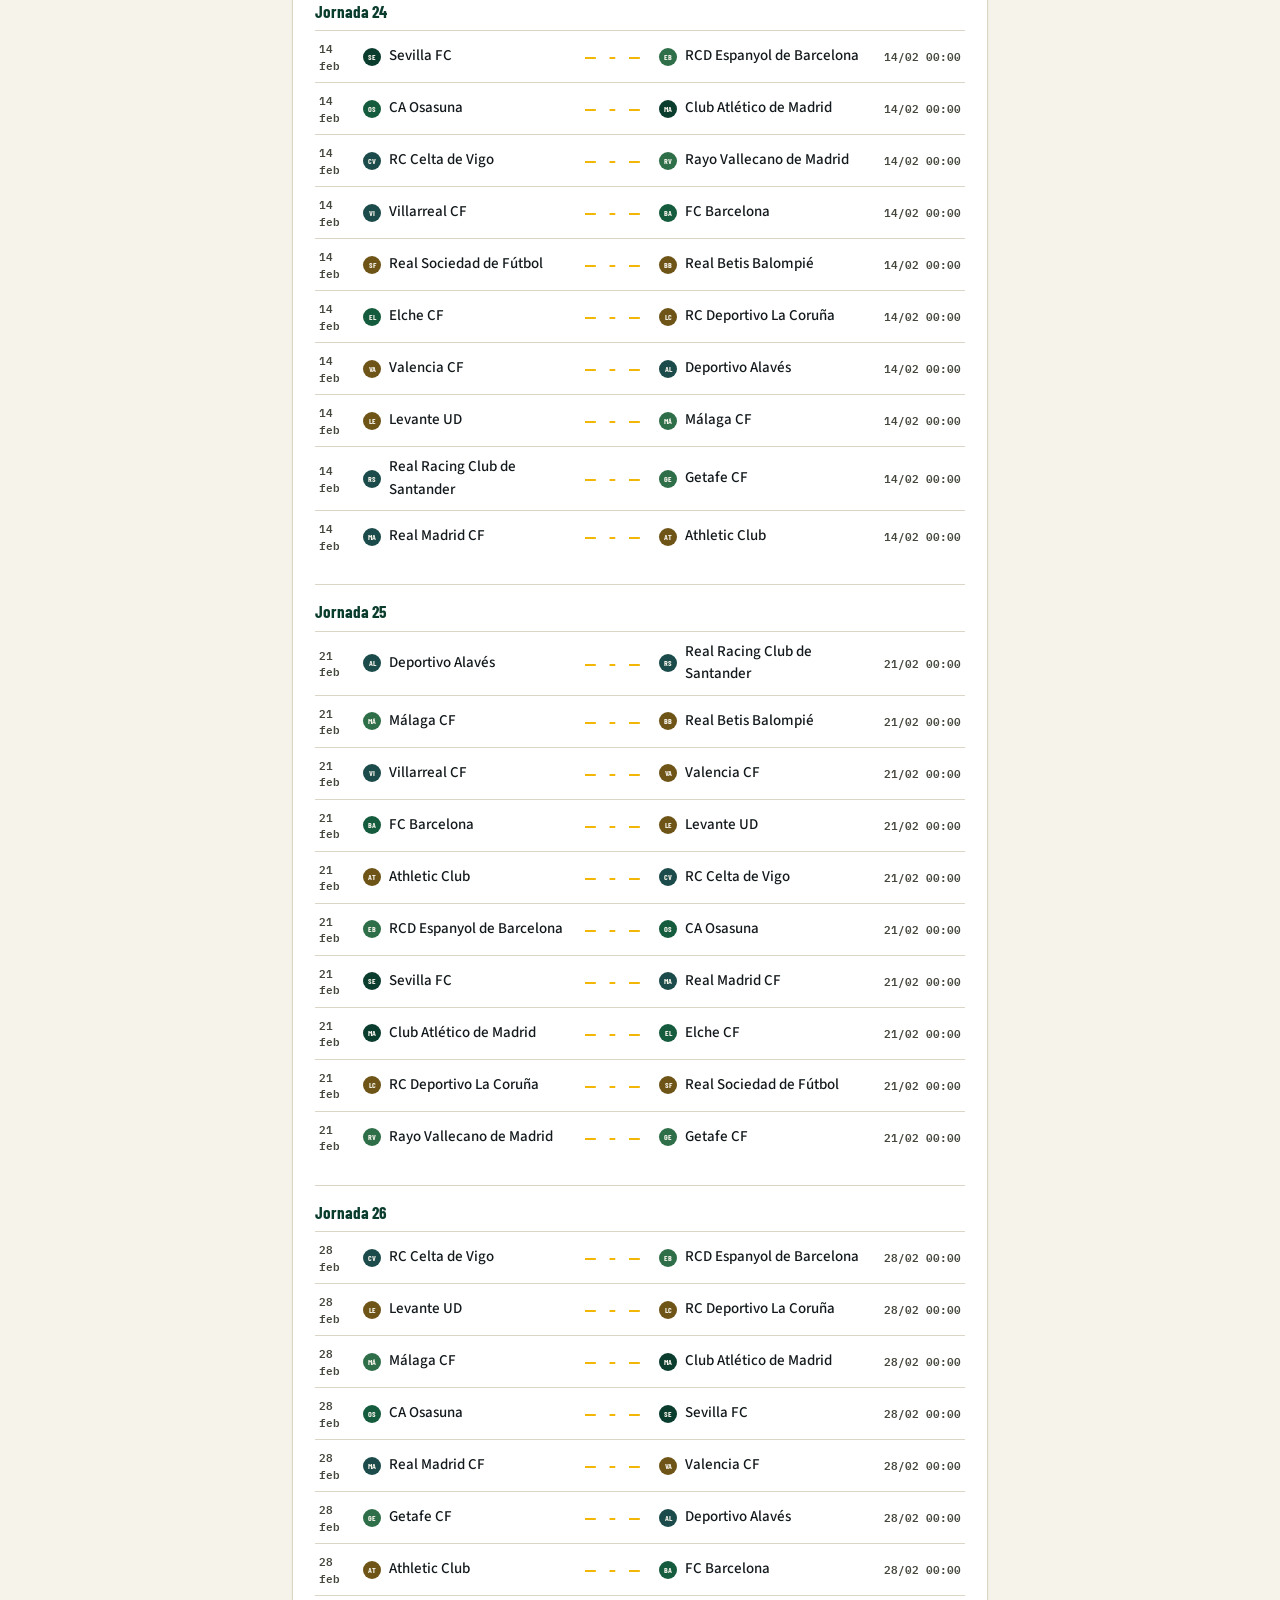
<file: calendario.html>
<!DOCTYPE html>
<html lang="es">
<head>
<meta charset="UTF-8">
<meta name="viewport" content="width=device-width, initial-scale=1.0">
<title>Calendario de partidos — DatosDeFutbol.com</title>
<meta name="description" content="Calendario completo de LaLiga, Premier League, Serie A y Ligue 1, jornada a jornada, con enlace al detalle de cada partido.">
<link rel="preconnect" href="https://fonts.googleapis.com">
<link href="https://fonts.googleapis.com/css2?family=Barlow+Condensed:wght@600;700;800&family=IBM+Plex+Mono:wght@400;500;600&family=Source+Sans+3:wght@400;500;600;700&display=swap" rel="stylesheet">
<link rel="stylesheet" href="assets/css/style.css?v=4">
<script async src="https://pagead2.googlesyndication.com/pagead/js/adsbygoogle.js?client=ca-pub-9446572264944414" crossorigin="anonymous"></script>
<link rel="icon" type="image/svg+xml" href="/favicon.svg">
<link rel="icon" type="image/png" sizes="32x32" href="/favicon-32.png">
<link rel="apple-touch-icon" href="/favicon-180.png">
</head>
<body data-page="calendario">

<header>
  <a class="logo" href="index.html"><span class="d1">DATOS</span><span class="d2">DEFUTBOL</span></a>
  <nav>
    <a href="clasificacion.html" data-icon="trophy">Clasificación</a>
    <a href="calendario.html" data-icon="calendar">Calendario</a>
    <a href="articulos.html" data-icon="doc">Análisis</a>
  </nav>
</header>

<div class="scoreboard" style="padding-bottom:4px;">
  <div class="league-tabs" id="league-tabs" style="padding:18px 32px;"></div>
  <select class="season-selector" id="season-selector" style="display:none;margin:0 32px 12px;"></select>
  <select class="season-selector" id="matchday-selector" style="margin:0 32px 12px;"></select>
</div>

<main style="grid-template-columns:1fr;max-width:760px;">
  <section class="card">
    <div class="section-head">
      <h2 data-icon="calendar">Calendario completo</h2>
      <span class="auto-tag" id="last-updated">actualizado automáticamente</span>
    </div>
    <p style="font-size:13px;color:var(--gray);margin-bottom:16px;">
      Toca cualquier partido para ver su detalle.
    </p>
    <div id="calendar-body">
      <div class="loading-msg">Cargando calendario…</div>
    </div>
  </section>

  <div class="ad-slot big">ESPACIO ANUNCIO — 728×250 (AdSense)</div>
</main>

<footer>
  <strong>DatosDeFutbol.com</strong> — Estadísticas, resultados y análisis de fútbol actualizados cada jornada.
  <div style="margin-top:8px;">
     <a href="aviso-legal.html">Aviso Legal</a> ·
     <a href="privacidad.html">Privacidad</a>
   </div>
</footer>

<script src="assets/js/main.js?v=9"></script></body>
</html>
</file>
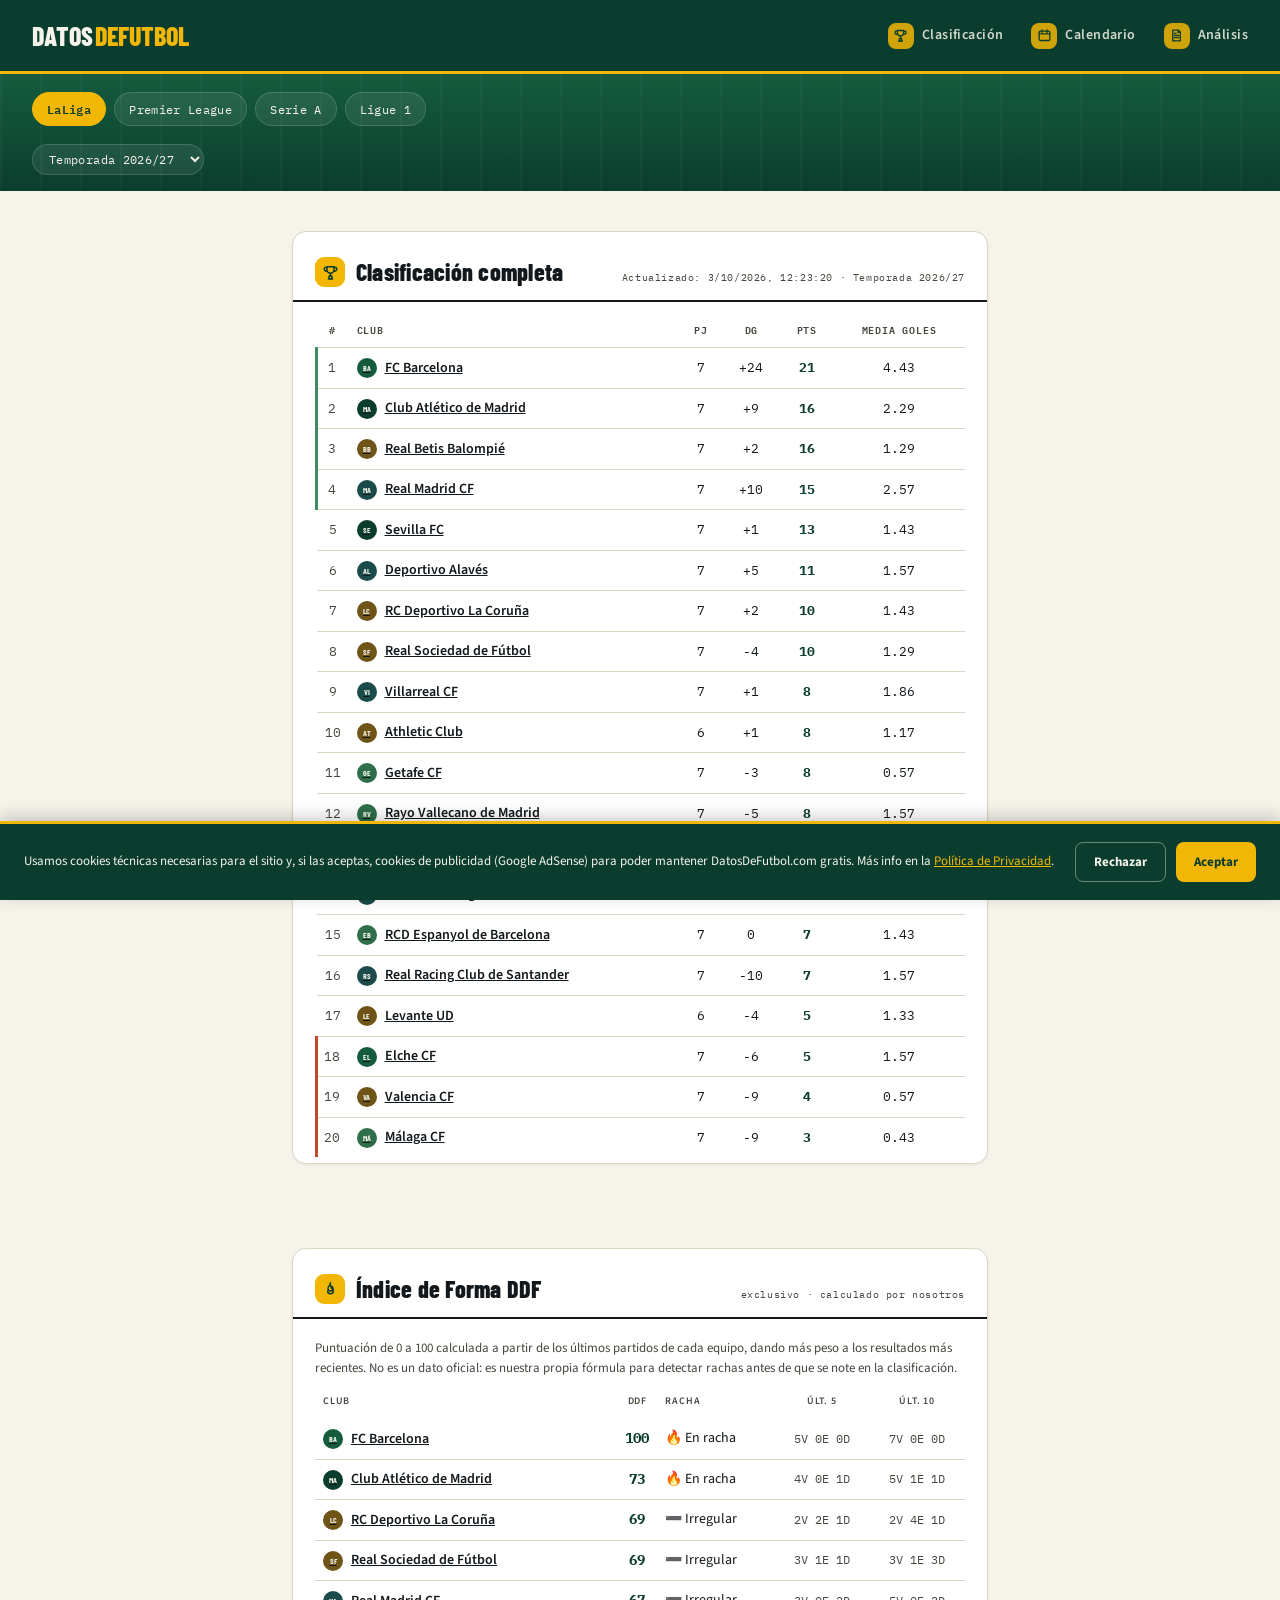
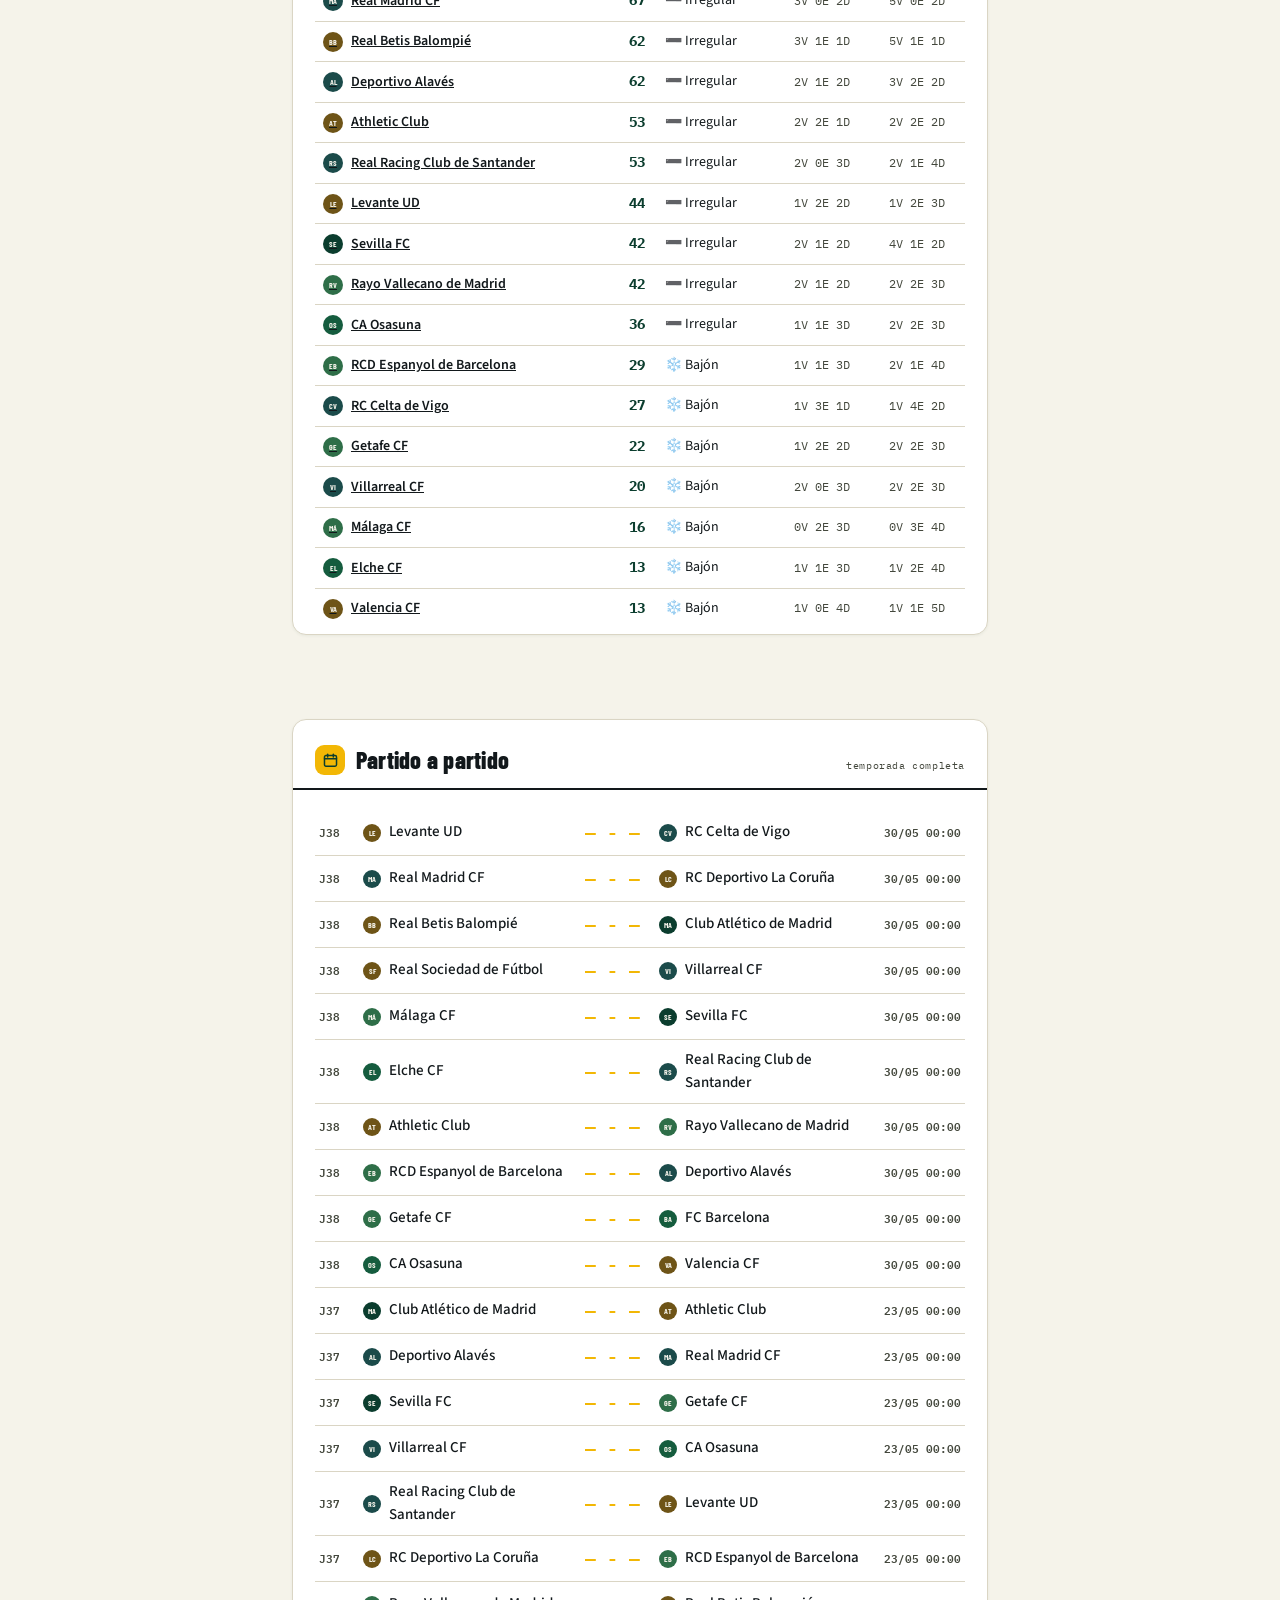
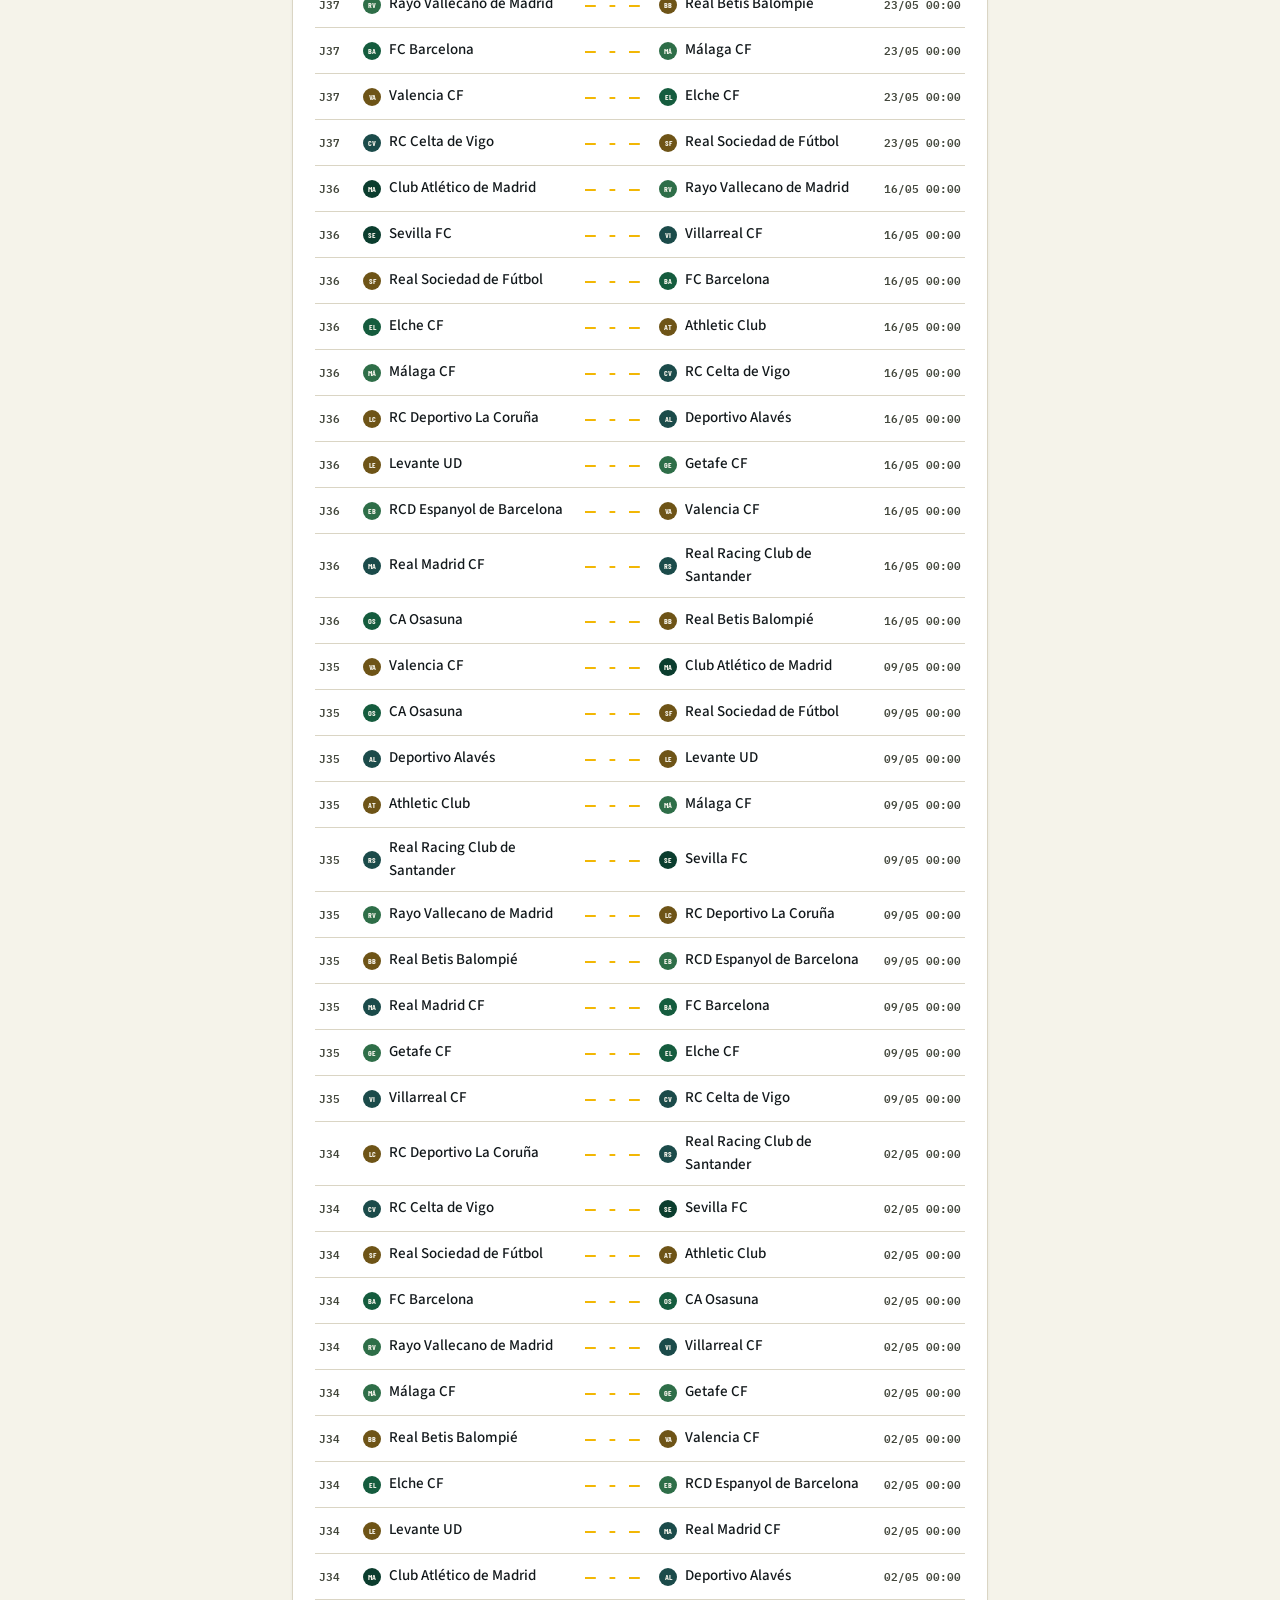
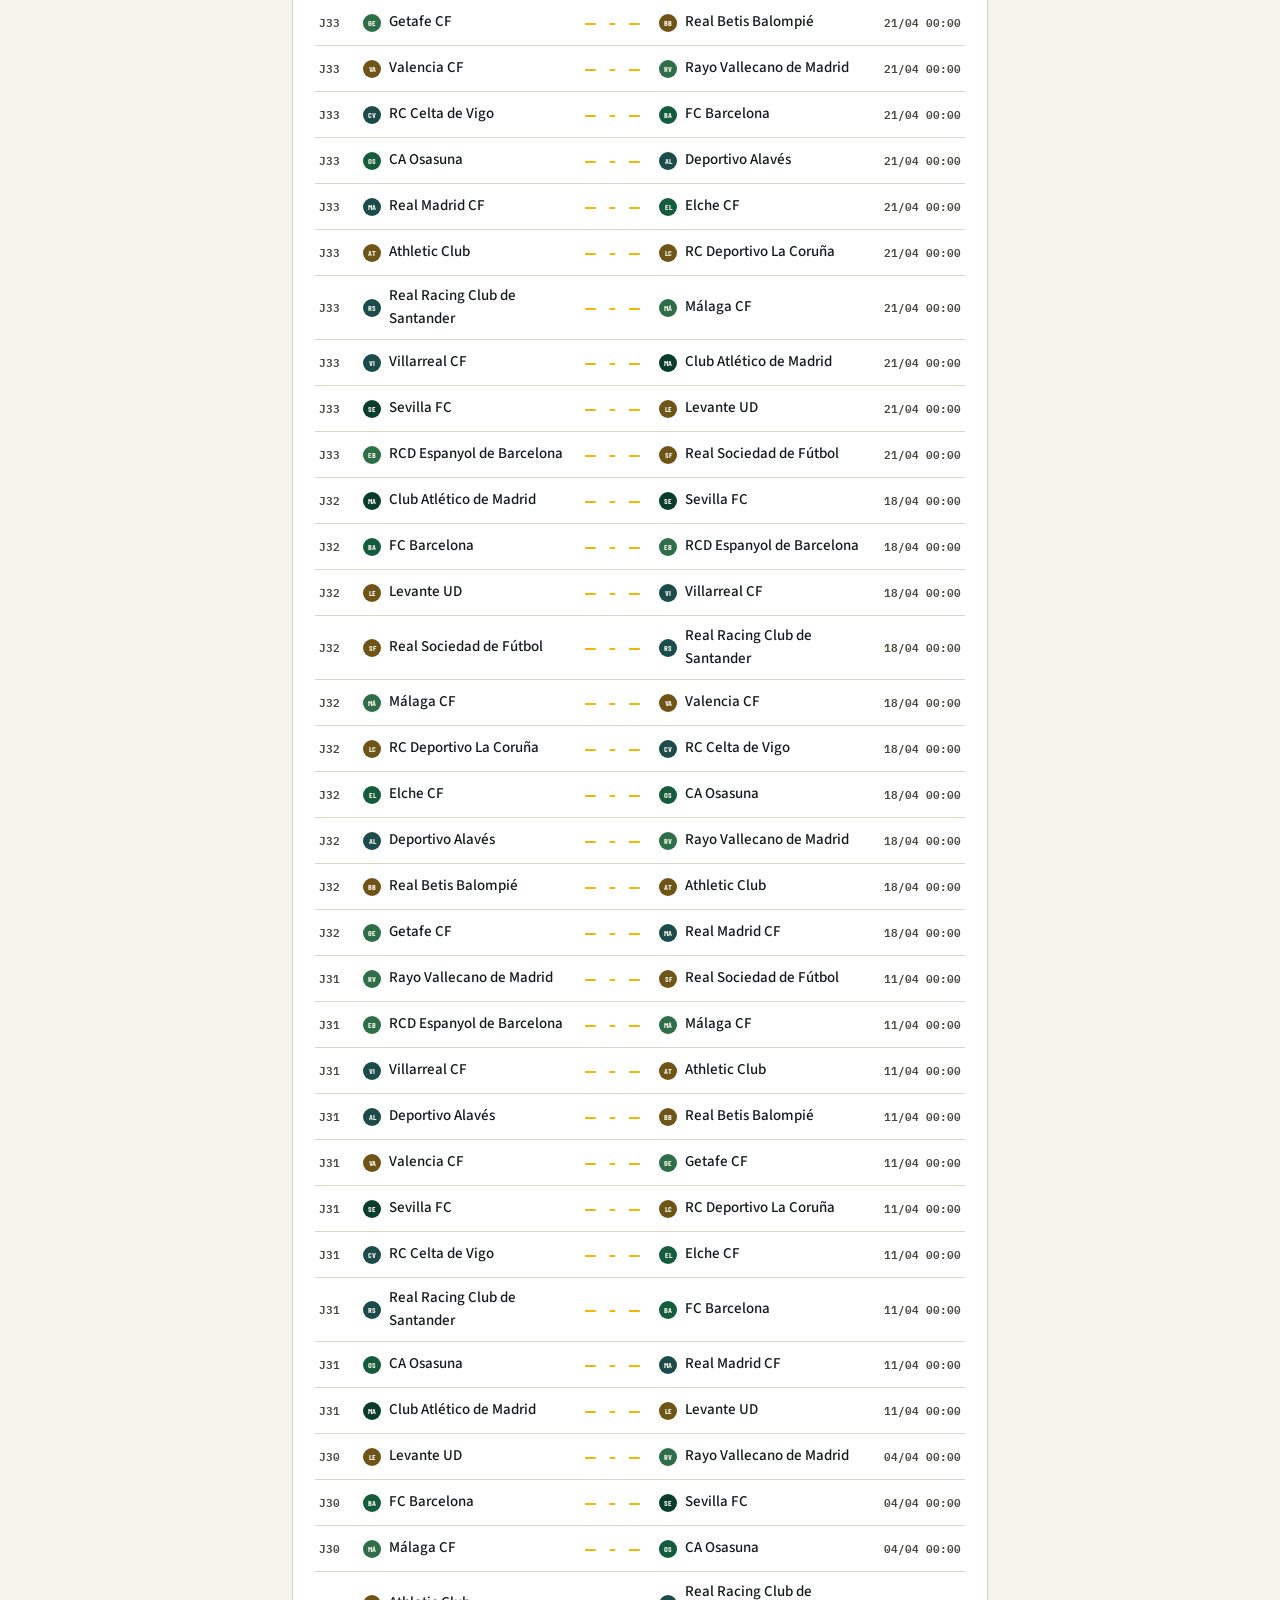
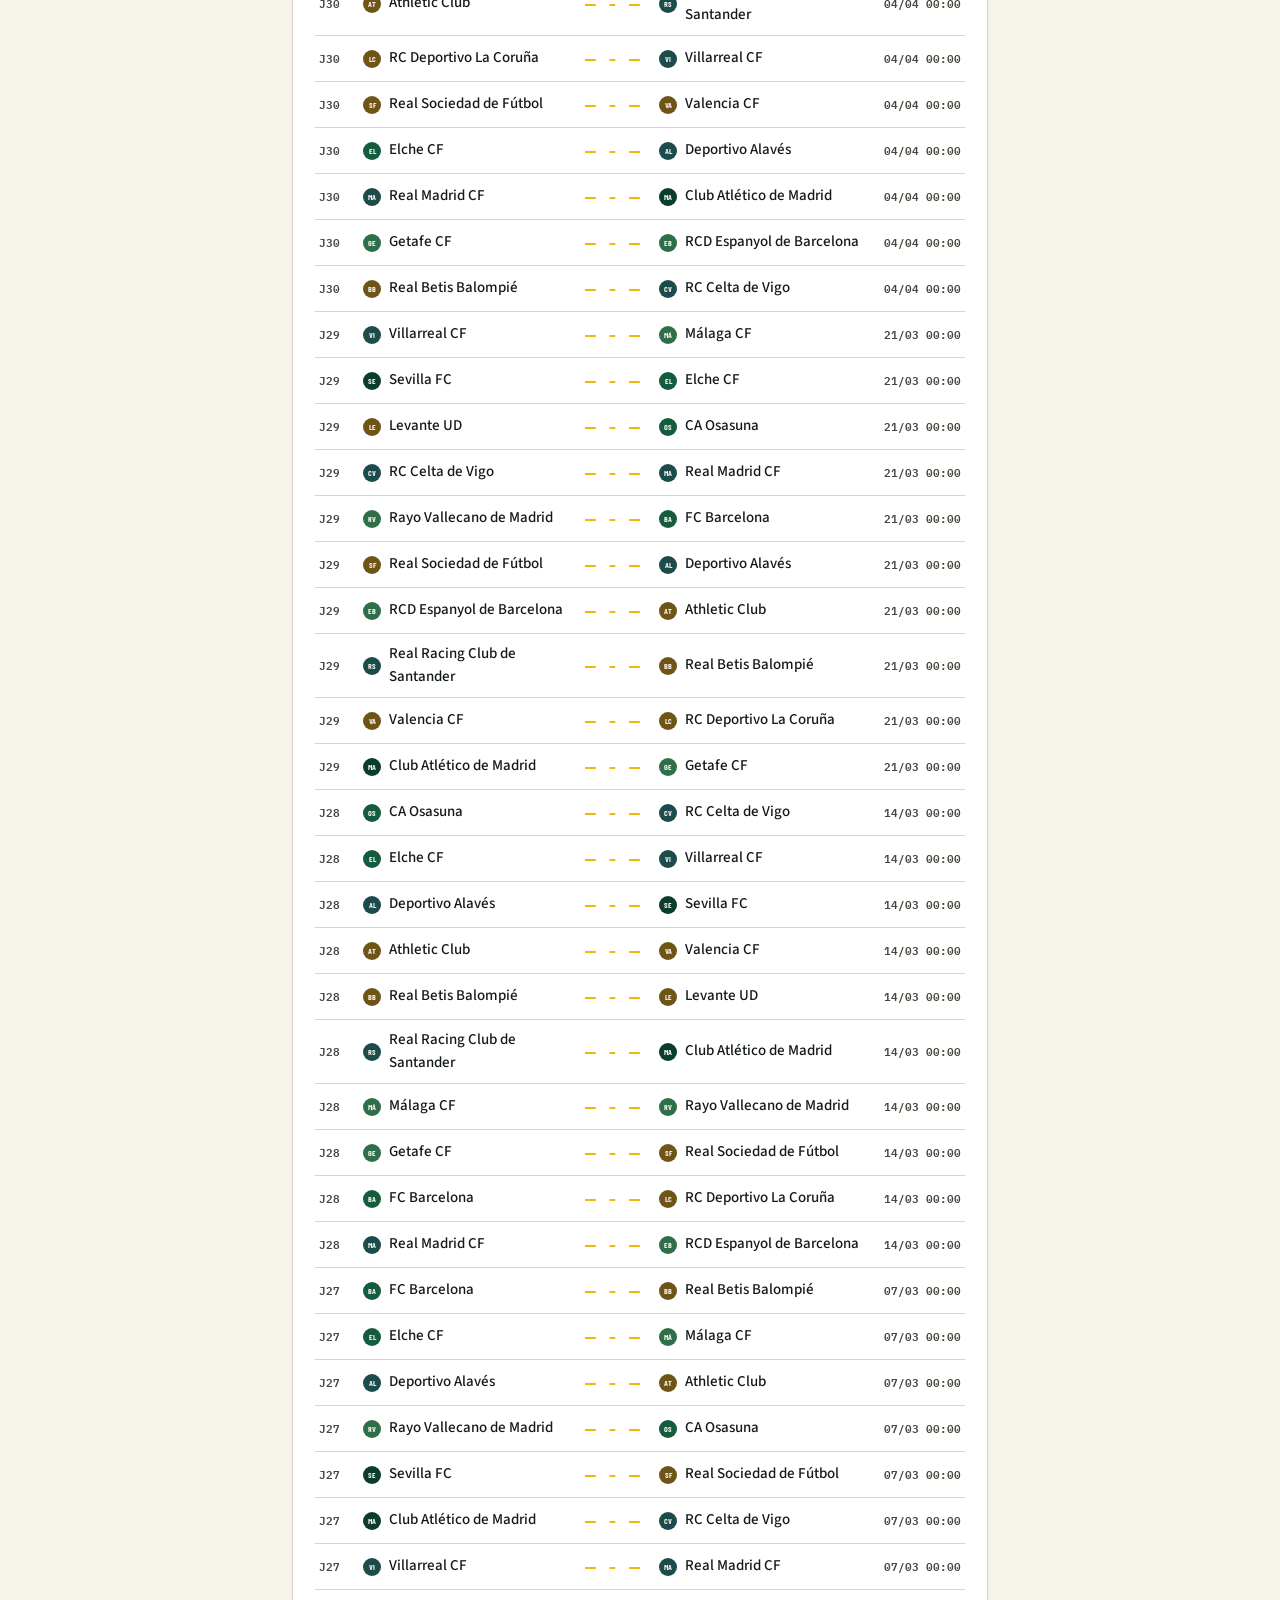
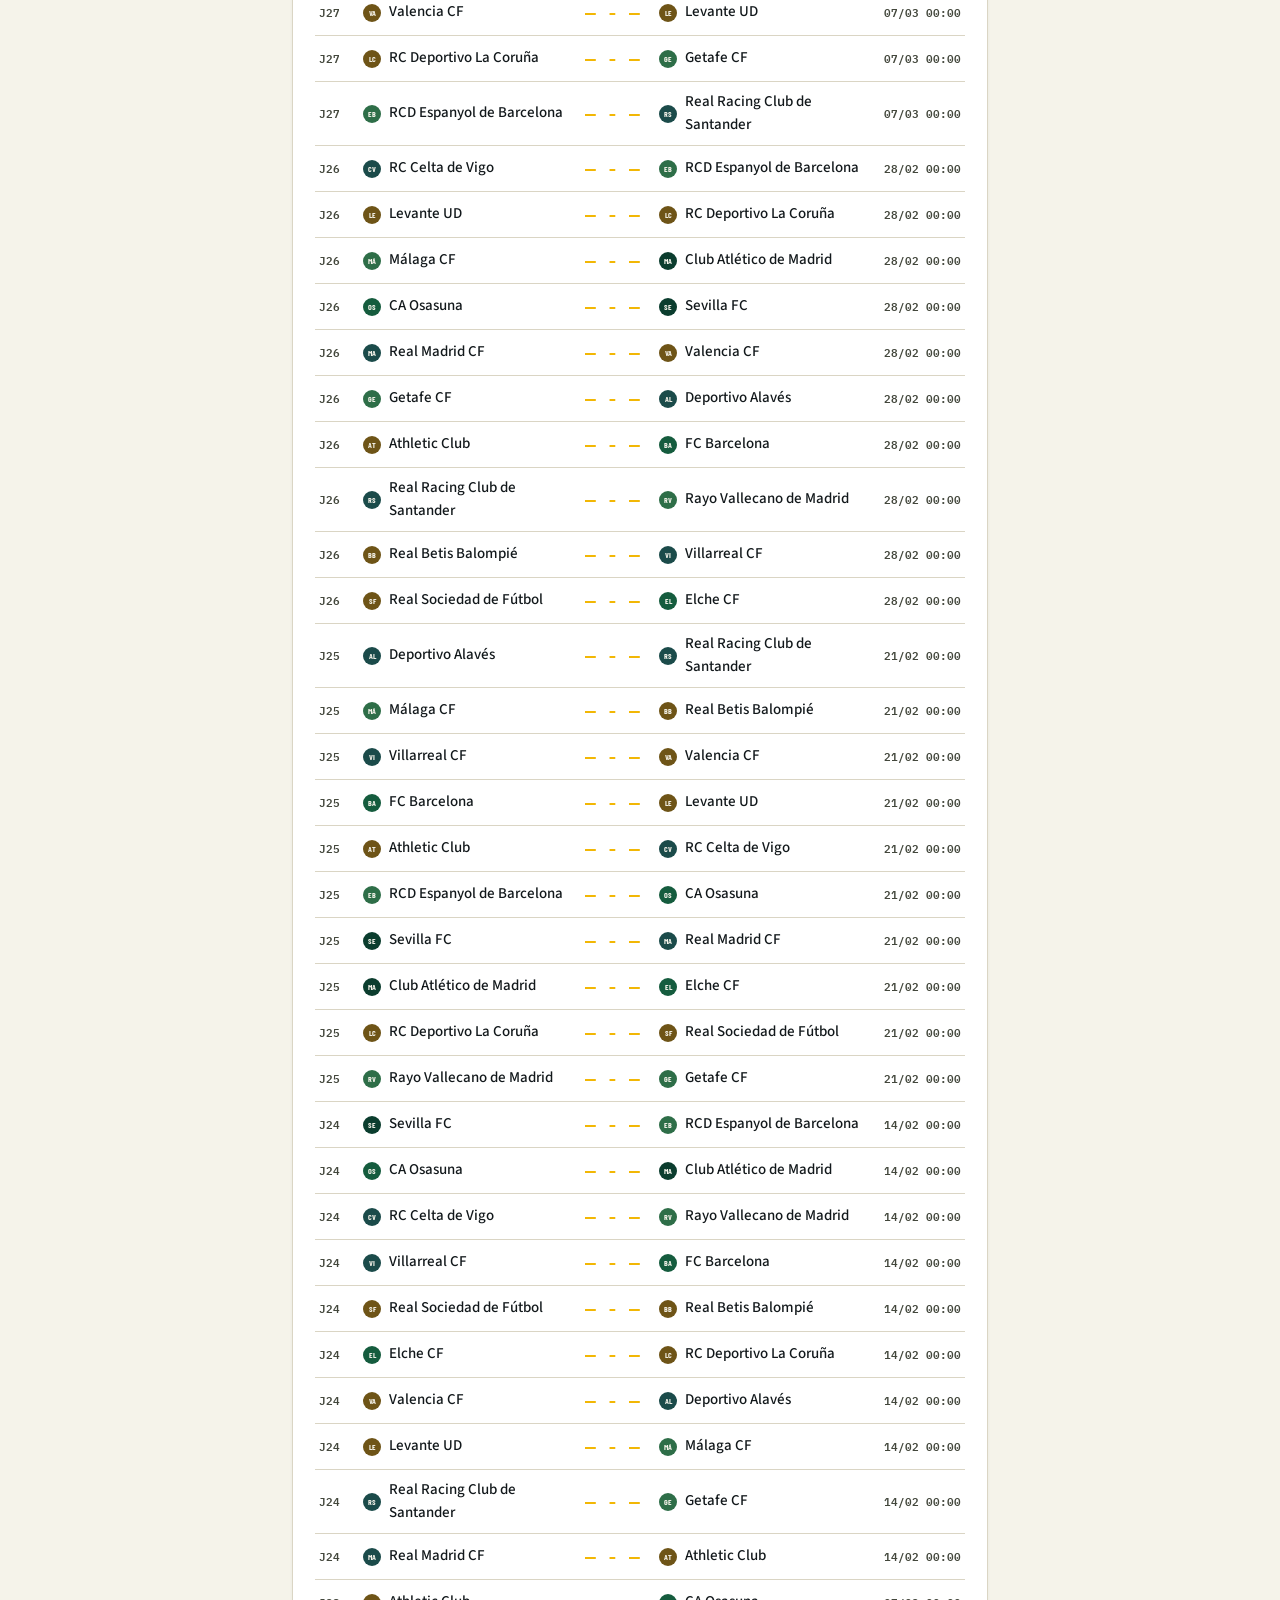
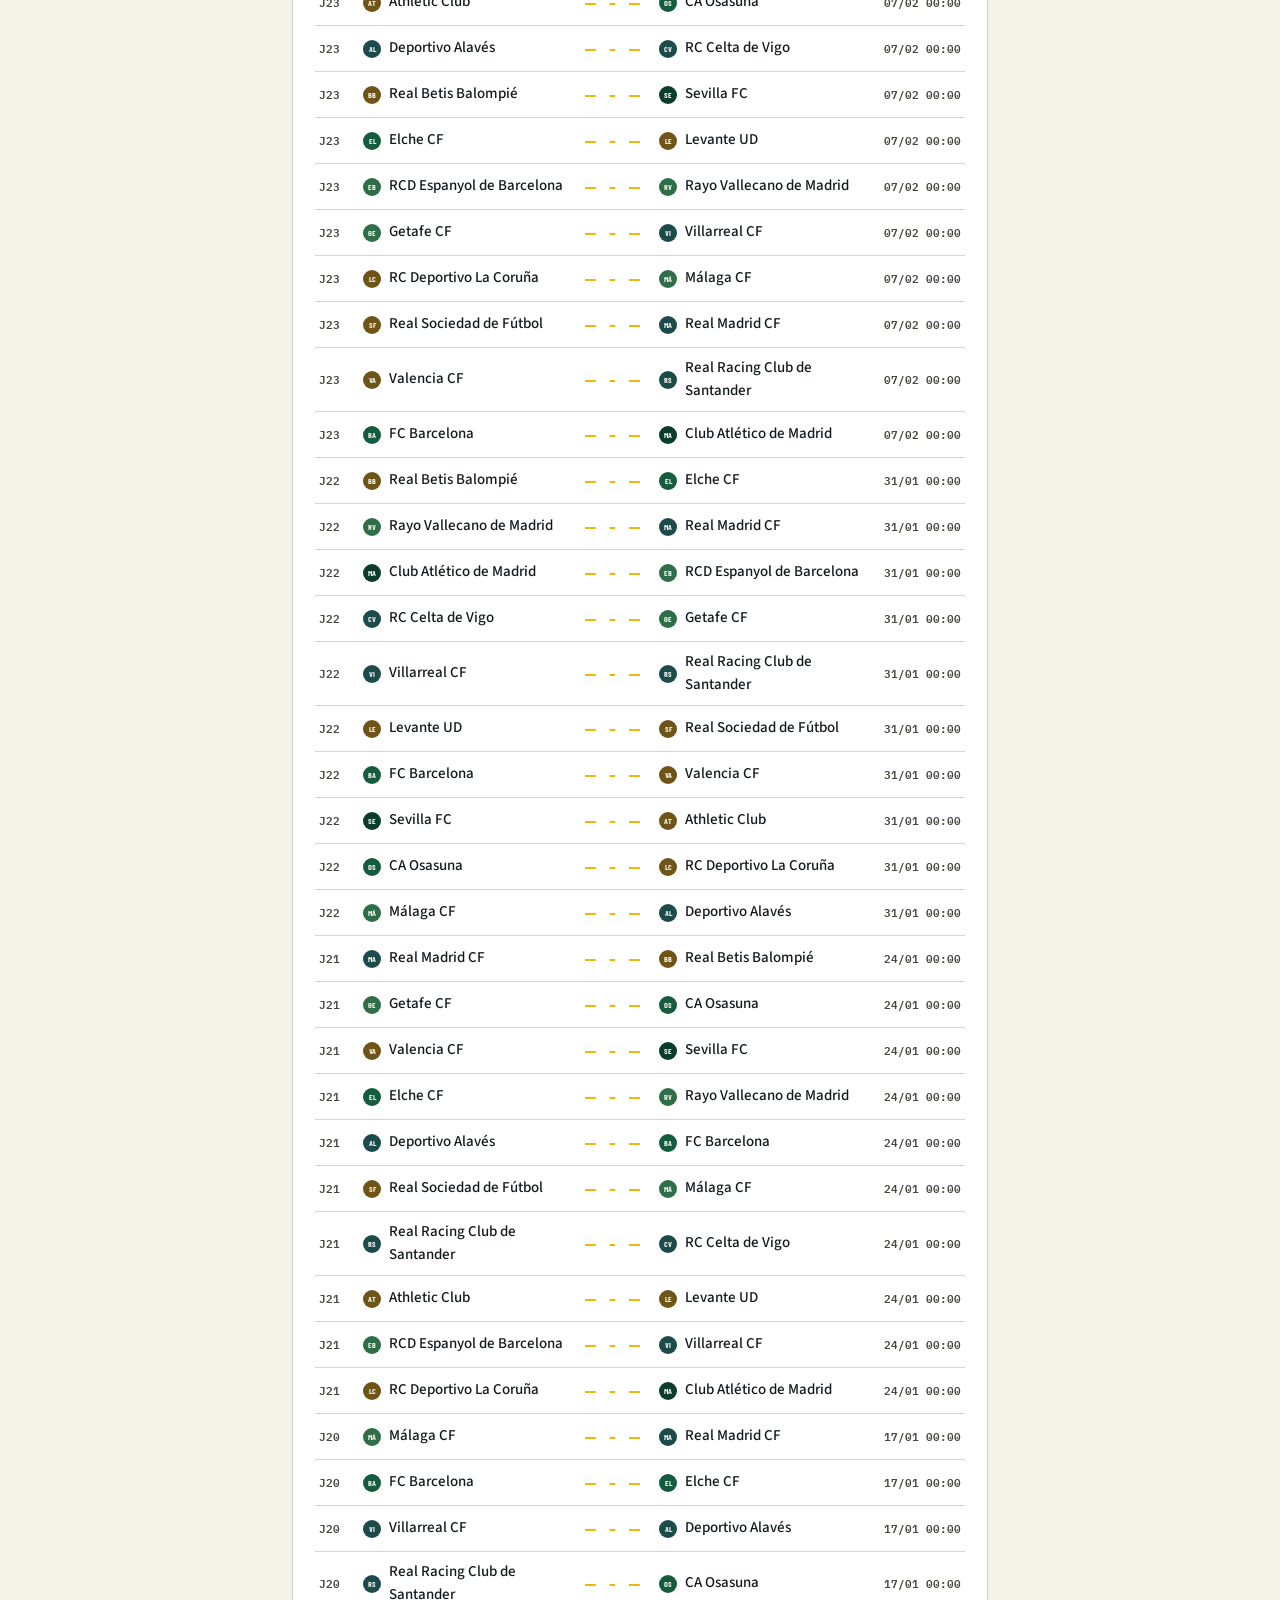
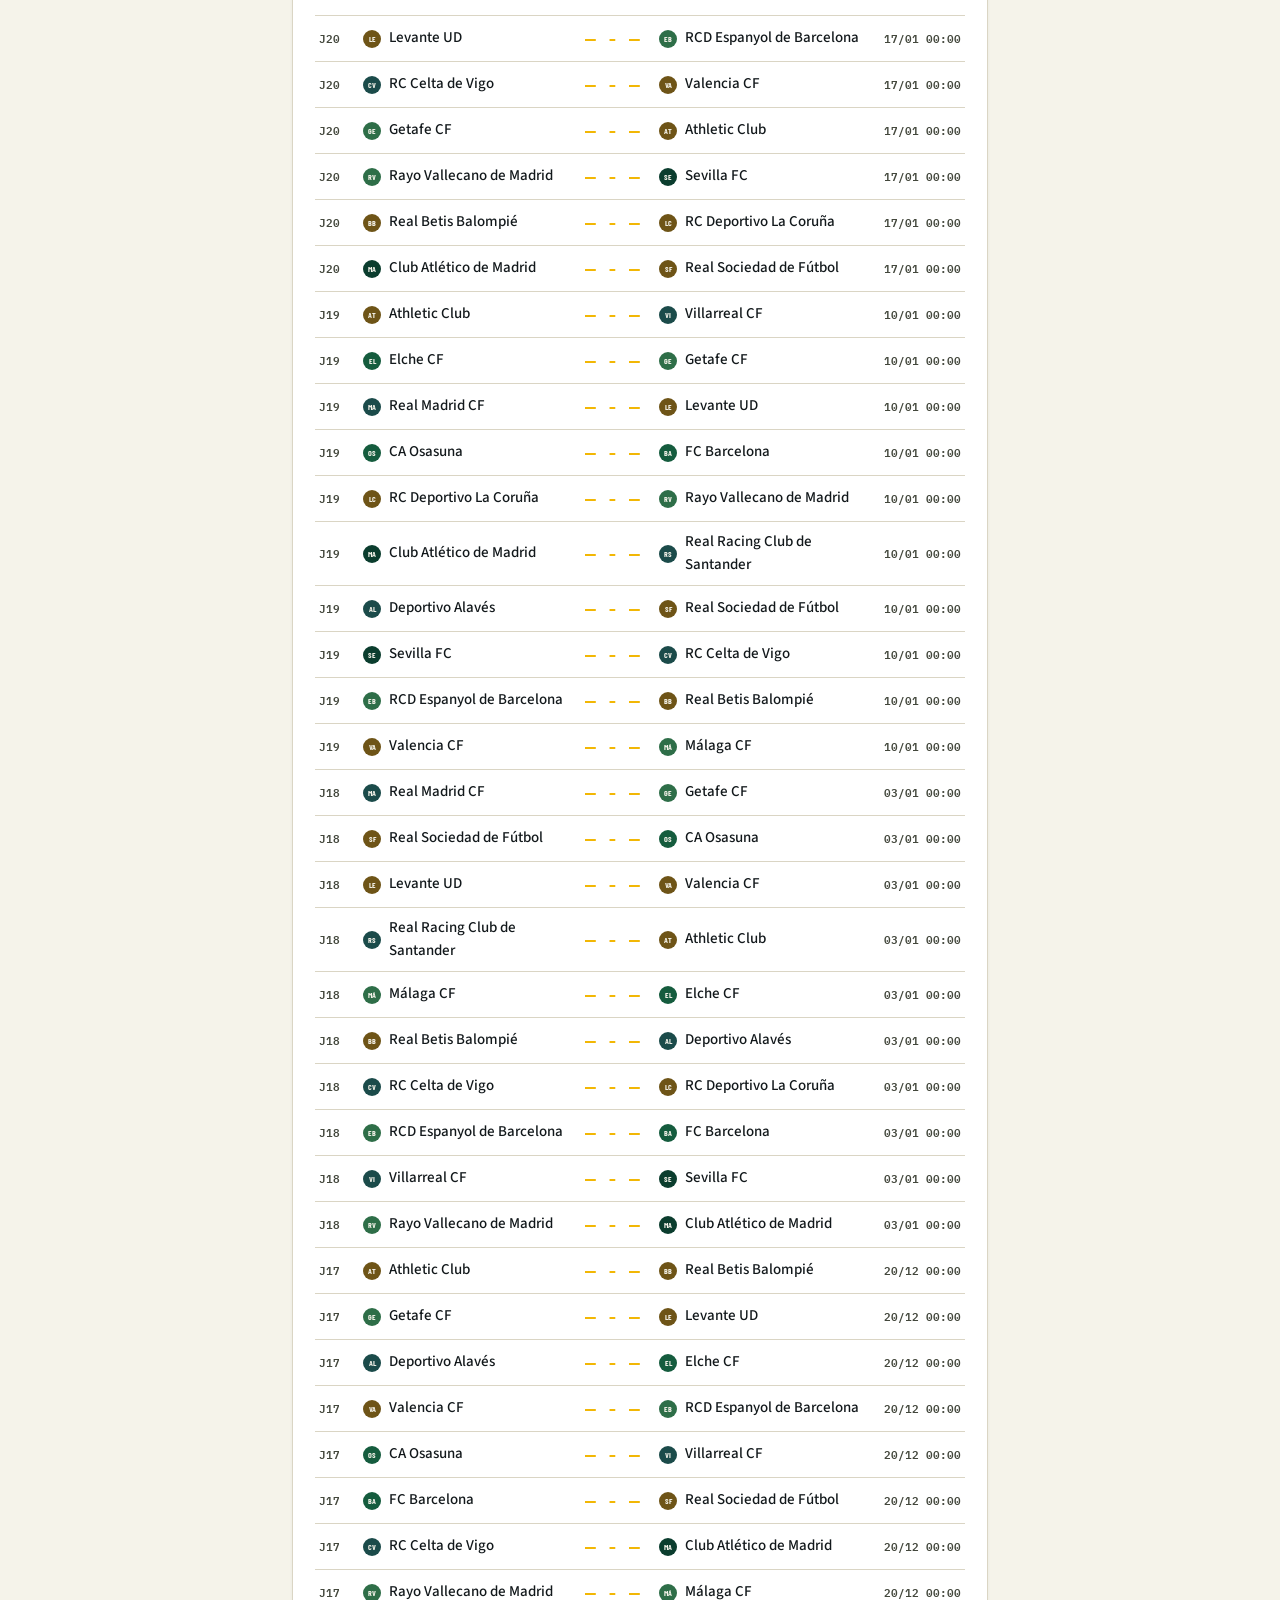
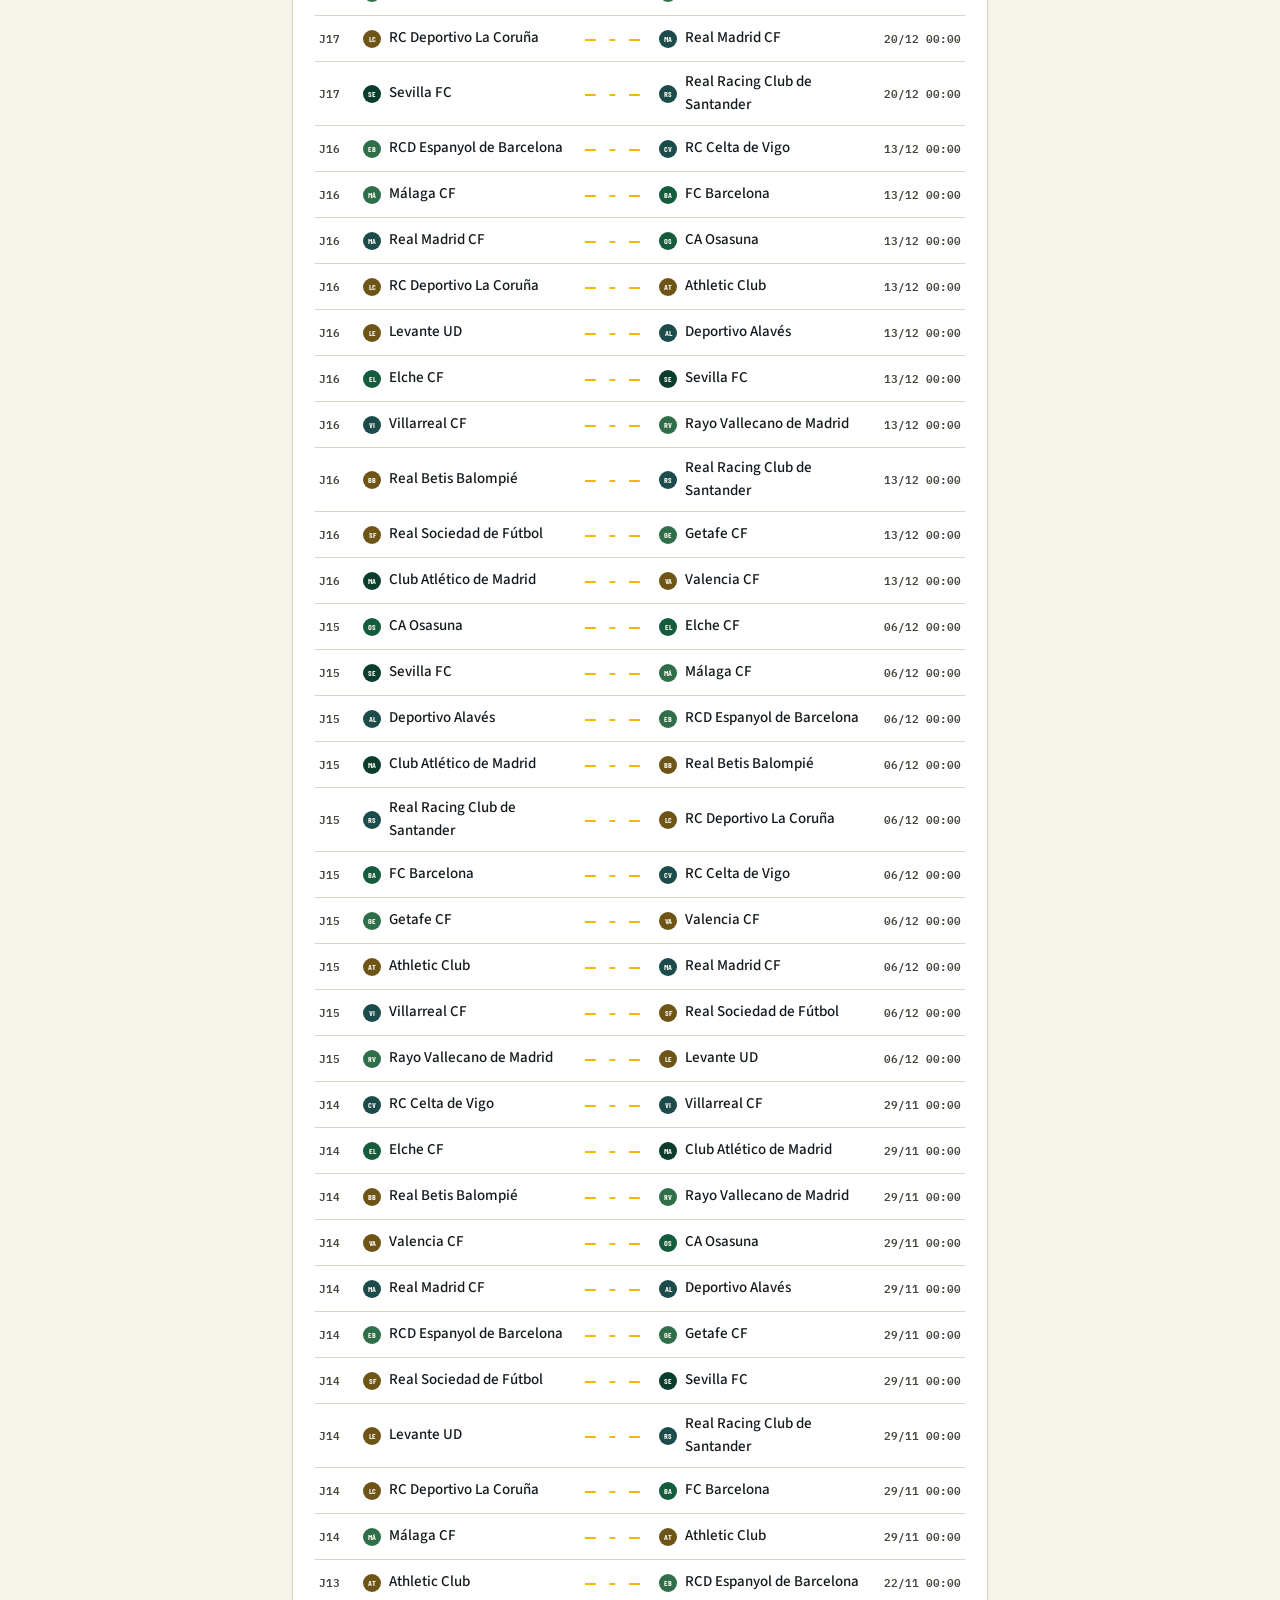
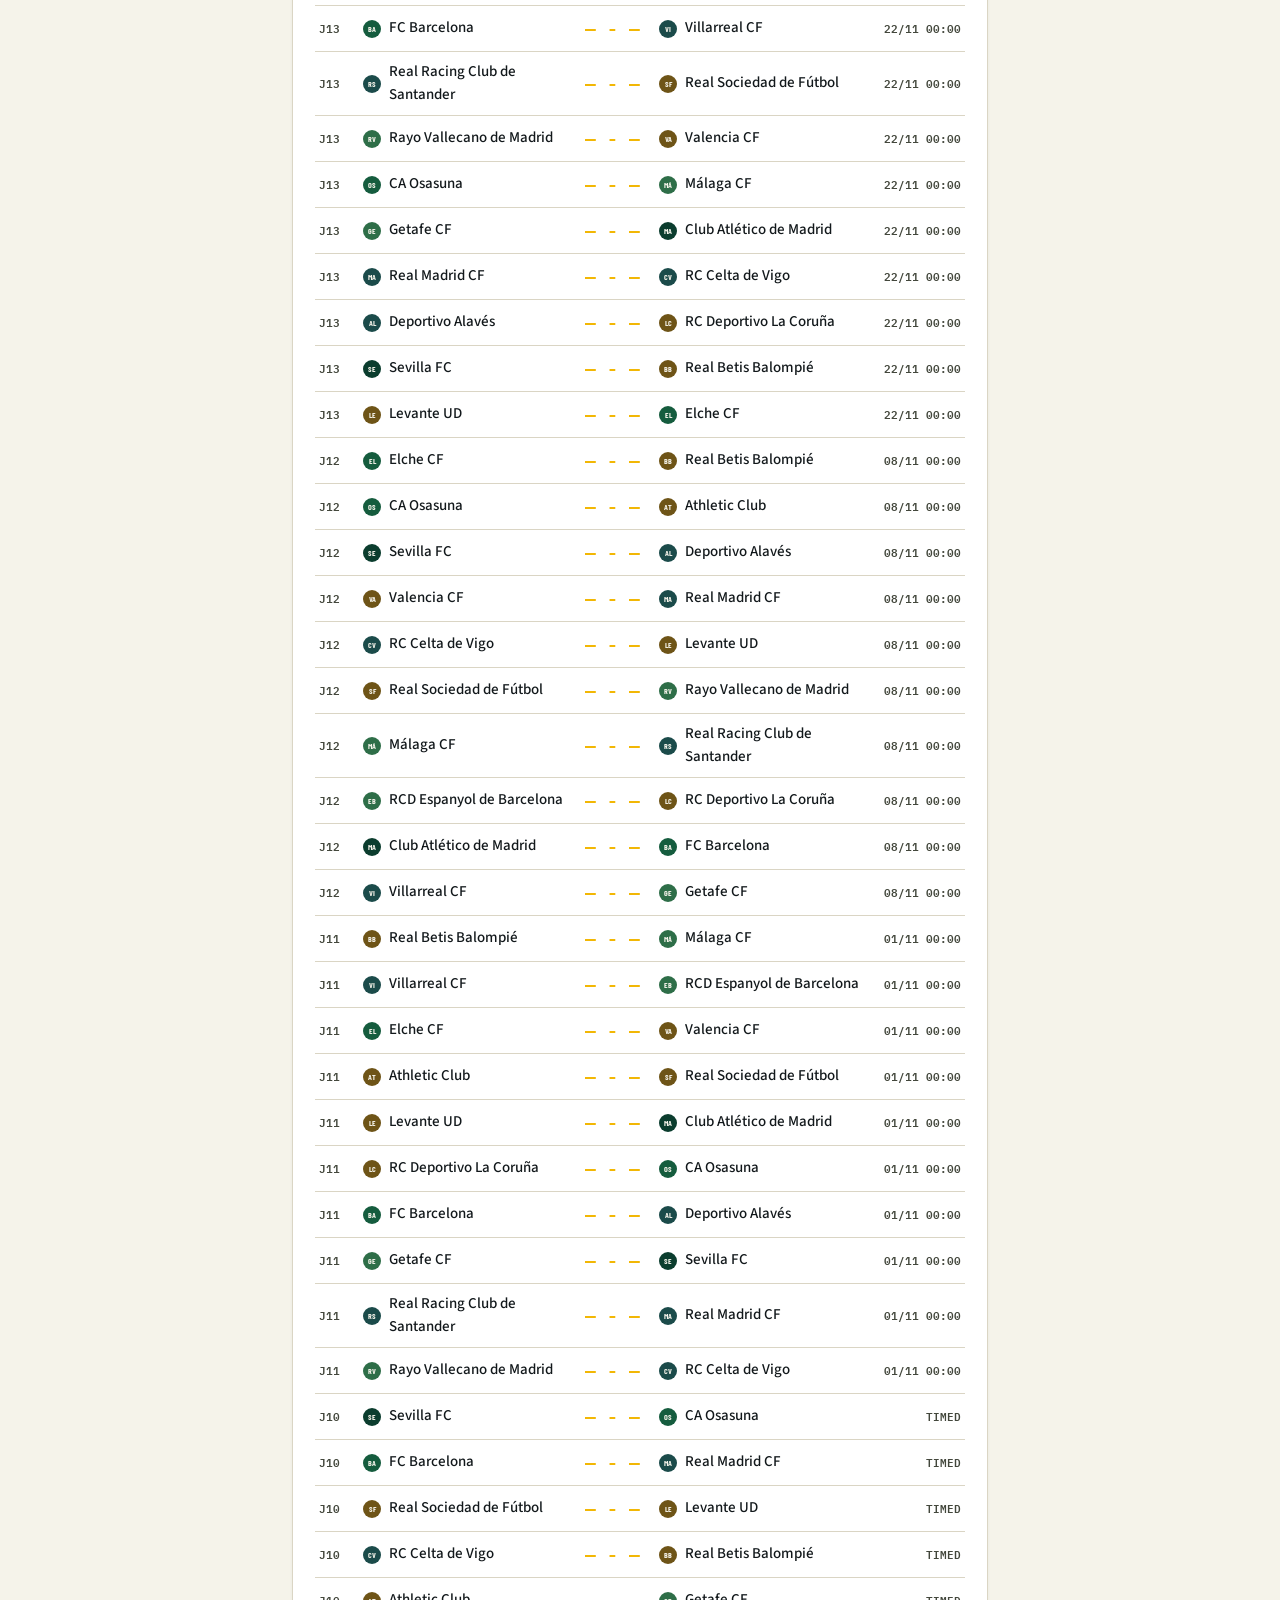
<file: clasificacion.html>
<!DOCTYPE html>
<html lang="es">
<head>
<meta charset="UTF-8">
<meta name="viewport" content="width=device-width, initial-scale=1.0">
<title>Clasificación — DatosDeFutbol.com</title>
<meta name="description" content="Clasificación completa y actualizada de LaLiga, Premier League, Serie A y Ligue 1, con Índice de Forma propio y media de goles.">
<link rel="preconnect" href="https://fonts.googleapis.com">
<link href="https://fonts.googleapis.com/css2?family=Barlow+Condensed:wght@600;700;800&family=IBM+Plex+Mono:wght@400;500;600&family=Source+Sans+3:wght@400;500;600;700&display=swap" rel="stylesheet">
<link rel="stylesheet" href="assets/css/style.css?v=4">
<script async src="https://pagead2.googlesyndication.com/pagead/js/adsbygoogle.js?client=ca-pub-9446572264944414" crossorigin="anonymous"></script>
<script type="application/ld+json">
{
  "@context": "https://schema.org",
  "@type": "BreadcrumbList",
  "itemListElement": [
    {
      "@type": "ListItem",
      "position": 1,
      "name": "Inicio",
      "item": "https://datosdefutbol.com/index.html"
    },
    {
      "@type": "ListItem",
      "position": 2,
      "name": "Clasificación",
      "item": "https://datosdefutbol.com/clasificacion.html"
    }
  ]
}
</script>
  <link rel="icon" type="image/svg+xml" href="/favicon.svg">
<link rel="icon" type="image/png" sizes="32x32" href="/favicon-32.png">
<link rel="apple-touch-icon" href="/favicon-180.png">
</head>
<body data-page="clasificacion">

<header>
  <a class="logo" href="index.html"><span class="d1">DATOS</span><span class="d2">DEFUTBOL</span></a>
  <nav>
    <a href="clasificacion.html" data-icon="trophy">Clasificación</a>
    <a href="calendario.html" data-icon="calendar">Calendario</a>
    <a href="articulos.html" data-icon="doc">Análisis</a>
  </nav>
</header>

<div class="scoreboard" style="padding-bottom:4px;">
  <div class="league-tabs" id="league-tabs" style="padding:18px 32px;"></div>
  <select class="season-selector" id="season-selector" style="display:none;margin:0 32px 12px;"></select>
</div>

<main style="grid-template-columns:1fr;max-width:760px;">
  <section class="card">
    <div class="section-head">
      <h2 data-icon="trophy">Clasificación completa</h2>
      <span class="auto-tag" id="last-updated">actualizado automáticamente</span>
    </div>
    <table class="standings">
      <thead>
        <tr><th class="num">#</th><th>Club</th><th class="num">PJ</th><th class="num">DG</th><th class="num">Pts</th><th class="num">Media goles</th></tr>
      </thead>
      <tbody id="standings-body">
        <tr><td colspan="6" class="loading-msg">Cargando clasificación…</td></tr>
      </tbody>
    </table>
  </section>

  <section class="card">
    <div class="section-head">
      <h2 data-icon="flame">Índice de Forma DDF</h2>
      <span class="auto-tag">exclusivo · calculado por nosotros</span>
    </div>
    <p style="font-size:13px;color:var(--gray);margin-bottom:16px;">
      Puntuación de 0 a 100 calculada a partir de los últimos partidos de cada equipo,
      dando más peso a los resultados más recientes. No es un dato oficial: es nuestra
      propia fórmula para detectar rachas antes de que se note en la clasificación.
    </p>
    <table class="form-index">
      <thead>
        <tr><th>Club</th><th class="num">DDF</th><th>Racha</th><th class="num">Últ. 5</th><th class="num">Últ. 10</th></tr>
      </thead>
      <tbody id="form-index-body">
        <tr><td class="loading-msg">Calculando…</td></tr>
      </tbody>
    </table>
  </section>

  <section class="card">
    <div class="section-head">
      <h2 data-icon="calendar">Partido a partido</h2>
      <span class="auto-tag">temporada completa</span>
    </div>
    <div id="match-list-body">
      <div class="loading-msg">Cargando partidos…</div>
    </div>
  </section>

  <div class="ad-slot big">ESPACIO ANUNCIO — 728×250 (AdSense)</div>
</main>

<footer>
  <strong>DatosDeFutbol.com</strong> — Estadísticas, resultados y análisis de fútbol actualizados cada jornada.
  <div style="margin-top:8px;">
     <a href="aviso-legal.html">Aviso Legal</a> ·
     <a href="privacidad.html">Privacidad</a>
   </div>
</footer>

<script src="assets/js/main.js?v=9"></script>
</body>
</html>
</file>
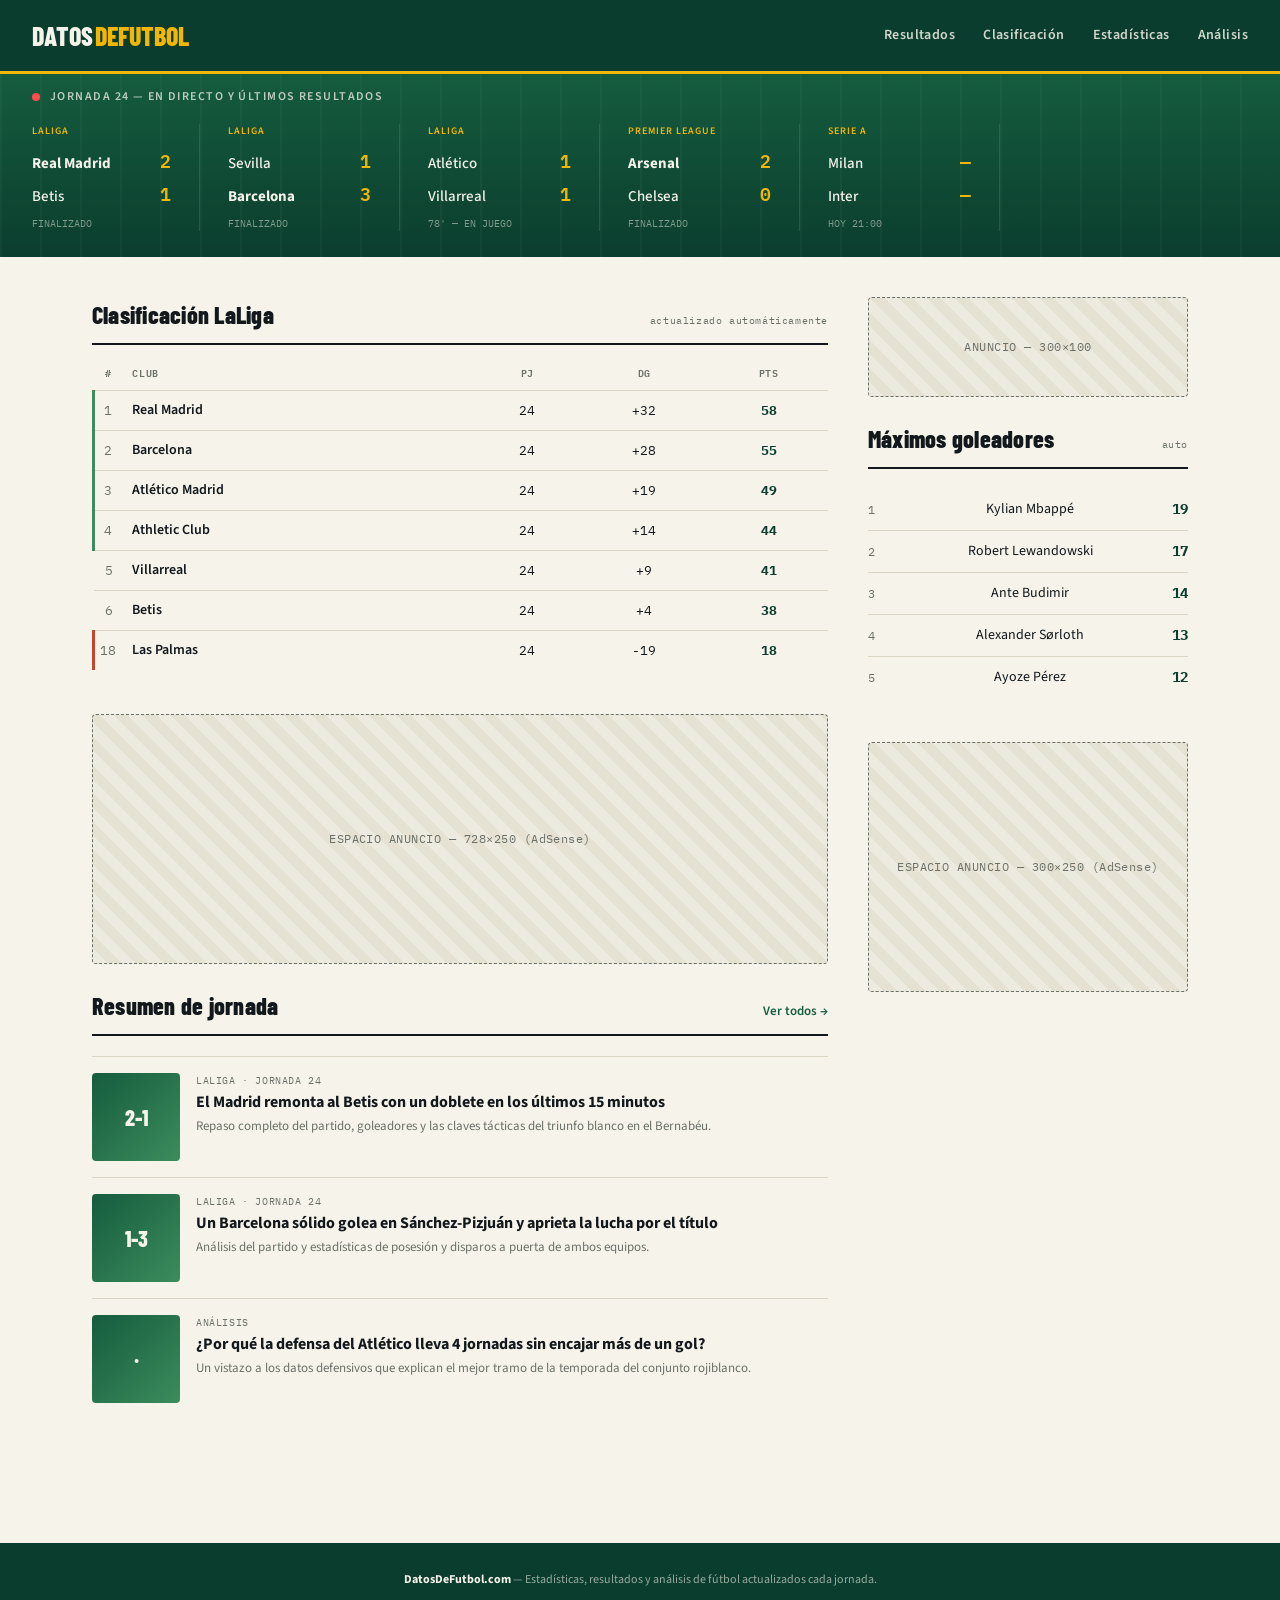
<file: datosdefutbol-mockup.html>
<!DOCTYPE html>
<html lang="es">
<head>
<meta charset="UTF-8">
<meta name="viewport" content="width=device-width, initial-scale=1.0">
<title>DatosDeFutbol.com — Maqueta</title>
<link rel="preconnect" href="https://fonts.googleapis.com">
<link href="https://fonts.googleapis.com/css2?family=Barlow+Condensed:wght@600;700;800&family=IBM+Plex+Mono:wght@400;500;600&family=Source+Sans+3:wght@400;500;600;700&display=swap" rel="stylesheet">
<style>
  :root{
    --pitch-dark:#0B3D2E;
    --pitch:#155C3E;
    --grass:#3C8C5D;
    --chalk:#F5F3EA;
    --ink:#12181B;
    --amber:#F2B705;
    --line:#DAD5C4;
    --gray:#6B7168;
  }
  *{margin:0;padding:0;box-sizing:border-box;}
  body{
    background:var(--chalk);
    color:var(--ink);
    font-family:'Source Sans 3',sans-serif;
    line-height:1.5;
  }
  .display{font-family:'Barlow Condensed',sans-serif;text-transform:uppercase;letter-spacing:0.02em;}
  .mono{font-family:'IBM Plex Mono',monospace;}

  /* Top bar */
  header{
    background:var(--pitch-dark);
    color:var(--chalk);
    padding:16px 32px;
    display:flex;
    align-items:center;
    justify-content:space-between;
    border-bottom:3px solid var(--amber);
  }
  .logo{
    display:flex;
    align-items:baseline;
    gap:2px;
  }
  .logo .d1{font-family:'Barlow Condensed',sans-serif;font-weight:800;font-size:26px;letter-spacing:0.01em;}
  .logo .d2{font-family:'Barlow Condensed',sans-serif;font-weight:800;font-size:26px;color:var(--amber);}
  nav{display:flex;gap:28px;font-size:14px;font-weight:600;letter-spacing:0.03em;}
  nav a{color:var(--chalk);text-decoration:none;opacity:0.85;}
  nav a:hover{opacity:1;color:var(--amber);}

  /* Scoreboard hero - the signature element */
  .scoreboard{
    background:
      repeating-linear-gradient(90deg, rgba(255,255,255,0.03) 0 2px, transparent 2px 40px),
      linear-gradient(180deg, var(--pitch) 0%, var(--pitch-dark) 100%);
    padding:0;
    overflow:hidden;
  }
  .scoreboard-label{
    display:flex;
    align-items:center;
    gap:10px;
    padding:14px 32px 0;
  }
  .live-dot{
    width:8px;height:8px;border-radius:50%;background:#FF4D4D;
    box-shadow:0 0 0 0 rgba(255,77,77,0.6);
    animation:pulse 1.6s infinite;
  }
  @keyframes pulse{
    0%{box-shadow:0 0 0 0 rgba(255,77,77,0.5);}
    70%{box-shadow:0 0 0 6px rgba(255,77,77,0);}
    100%{box-shadow:0 0 0 0 rgba(255,77,77,0);}
  }
  .scoreboard-label span{
    color:var(--chalk);
    font-size:12px;
    letter-spacing:0.12em;
    text-transform:uppercase;
    font-weight:600;
    opacity:0.75;
  }
  .ticker{
    display:flex;
    gap:0;
    padding:18px 0 26px;
    overflow-x:auto;
    scrollbar-width:none;
  }
  .ticker::-webkit-scrollbar{display:none;}
  .match{
    flex:0 0 auto;
    min-width:200px;
    padding:0 28px;
    border-right:1px solid rgba(255,255,255,0.12);
    color:var(--chalk);
  }
  .match:first-child{padding-left:32px;}
  .match .comp{
    font-size:10px;
    letter-spacing:0.1em;
    color:var(--amber);
    font-weight:600;
    margin-bottom:8px;
    text-transform:uppercase;
  }
  .match .teams{
    display:flex;
    flex-direction:column;
    gap:4px;
  }
  .team-row{
    display:flex;
    justify-content:space-between;
    align-items:baseline;
    gap:16px;
  }
  .team-name{font-size:15px;font-weight:500;}
  .team-name.win{font-weight:700;}
  .score{
    font-family:'IBM Plex Mono',monospace;
    font-size:18px;
    font-weight:600;
    color:var(--amber);
  }
  .match .status{
    font-family:'IBM Plex Mono',monospace;
    font-size:10px;
    color:rgba(245,243,234,0.5);
    margin-top:8px;
  }

  /* Main content grid */
  main{
    max-width:1160px;
    margin:0 auto;
    padding:40px 32px 80px;
    display:grid;
    grid-template-columns:1fr 320px;
    gap:40px;
  }
  @media (max-width:860px){
    main{grid-template-columns:1fr;}
  }

  section{margin-bottom:44px;}
  .section-head{
    display:flex;
    align-items:baseline;
    justify-content:space-between;
    border-bottom:2px solid var(--ink);
    padding-bottom:10px;
    margin-bottom:20px;
  }
  .section-head h2{
    font-family:'Barlow Condensed',sans-serif;
    font-weight:800;
    font-size:24px;
    letter-spacing:0.01em;
  }
  .section-head .auto-tag{
    font-family:'IBM Plex Mono',monospace;
    font-size:10px;
    color:var(--gray);
    letter-spacing:0.06em;
  }
  .section-head a.more{
    font-size:13px;
    font-weight:600;
    color:var(--pitch);
    text-decoration:none;
  }

  /* Standings table */
  table.standings{
    width:100%;
    border-collapse:collapse;
    font-family:'IBM Plex Mono',monospace;
    font-size:13px;
  }
  table.standings th{
    text-align:left;
    font-size:10px;
    letter-spacing:0.08em;
    color:var(--gray);
    text-transform:uppercase;
    padding:0 8px 10px;
    font-weight:600;
  }
  table.standings th.num, table.standings td.num{text-align:center;}
  table.standings td{
    padding:9px 8px;
    border-top:1px solid var(--line);
  }
  table.standings tr.top4 td:first-child{border-left:3px solid var(--grass);padding-left:5px;}
  table.standings tr.relegation td:first-child{border-left:3px solid #C4462B;padding-left:5px;}
  table.standings .pos{color:var(--gray);width:24px;}
  table.standings .club{font-family:'Source Sans 3',sans-serif;font-weight:600;font-size:14px;}
  table.standings .pts{font-weight:700;color:var(--pitch-dark);}

  /* Article cards */
  .article{
    display:grid;
    grid-template-columns:88px 1fr;
    gap:16px;
    padding:16px 0;
    border-top:1px solid var(--line);
  }
  .article:first-child{border-top:none;}
  .article .thumb{
    width:88px;height:88px;
    background:linear-gradient(135deg,var(--pitch) 0%, var(--grass) 100%);
    border-radius:4px;
    display:flex;
    align-items:center;
    justify-content:center;
    color:var(--chalk);
    font-family:'Barlow Condensed',sans-serif;
    font-weight:800;
    font-size:22px;
  }
  .article .eyebrow{
    font-family:'IBM Plex Mono',monospace;
    font-size:10px;
    color:var(--gray);
    letter-spacing:0.06em;
    text-transform:uppercase;
    margin-bottom:4px;
  }
  .article h3{
    font-size:16px;
    font-weight:700;
    line-height:1.3;
    margin-bottom:4px;
  }
  .article p{font-size:13px;color:var(--gray);}

  /* Sidebar */
  .ad-slot{
    background:repeating-linear-gradient(45deg, #EDEAE0 0 10px, #E5E1D3 10px 20px);
    border:1px dashed var(--gray);
    border-radius:4px;
    padding:20px;
    text-align:center;
    color:var(--gray);
    font-size:12px;
    font-family:'IBM Plex Mono',monospace;
    letter-spacing:0.04em;
    margin-bottom:24px;
  }
  .ad-slot.big{min-height:250px;display:flex;align-items:center;justify-content:center;}
  .ad-slot.small{min-height:100px;display:flex;align-items:center;justify-content:center;}

  .top-scorers{list-style:none;}
  .top-scorers li{
    display:flex;
    justify-content:space-between;
    align-items:center;
    padding:10px 0;
    border-top:1px solid var(--line);
    font-size:14px;
  }
  .top-scorers li:first-child{border-top:none;}
  .top-scorers .rank{
    font-family:'IBM Plex Mono',monospace;
    color:var(--gray);
    font-size:12px;
    width:20px;
  }
  .top-scorers .goals{
    font-family:'IBM Plex Mono',monospace;
    font-weight:700;
    color:var(--pitch-dark);
  }

  footer{
    background:var(--pitch-dark);
    color:rgba(245,243,234,0.6);
    padding:28px 32px;
    text-align:center;
    font-size:12px;
  }
  footer strong{color:var(--chalk);}
</style>
</head>
<body>

<header>
  <div class="logo"><span class="d1">DATOS</span><span class="d2">DEFUTBOL</span></div>
  <nav>
    <a href="#">Resultados</a>
    <a href="#">Clasificación</a>
    <a href="#">Estadísticas</a>
    <a href="#">Análisis</a>
  </nav>
</header>

<div class="scoreboard">
  <div class="scoreboard-label">
    <div class="live-dot"></div>
    <span>Jornada 24 — En directo y últimos resultados</span>
  </div>
  <div class="ticker">
    <div class="match">
      <div class="comp">LaLiga</div>
      <div class="teams">
        <div class="team-row"><span class="team-name win">Real Madrid</span><span class="score">2</span></div>
        <div class="team-row"><span class="team-name">Betis</span><span class="score">1</span></div>
      </div>
      <div class="status">FINALIZADO</div>
    </div>
    <div class="match">
      <div class="comp">LaLiga</div>
      <div class="teams">
        <div class="team-row"><span class="team-name">Sevilla</span><span class="score">1</span></div>
        <div class="team-row"><span class="team-name win">Barcelona</span><span class="score">3</span></div>
      </div>
      <div class="status">FINALIZADO</div>
    </div>
    <div class="match">
      <div class="comp">LaLiga</div>
      <div class="teams">
        <div class="team-row"><span class="team-name">Atlético</span><span class="score">1</span></div>
        <div class="team-row"><span class="team-name">Villarreal</span><span class="score">1</span></div>
      </div>
      <div class="status">78' — EN JUEGO</div>
    </div>
    <div class="match">
      <div class="comp">Premier League</div>
      <div class="teams">
        <div class="team-row"><span class="team-name win">Arsenal</span><span class="score">2</span></div>
        <div class="team-row"><span class="team-name">Chelsea</span><span class="score">0</span></div>
      </div>
      <div class="status">FINALIZADO</div>
    </div>
    <div class="match">
      <div class="comp">Serie A</div>
      <div class="teams">
        <div class="team-row"><span class="team-name">Milan</span><span class="score">—</span></div>
        <div class="team-row"><span class="team-name">Inter</span><span class="score">—</span></div>
      </div>
      <div class="status">HOY 21:00</div>
    </div>
  </div>
</div>

<main>
  <div class="col-main">

    <section>
      <div class="section-head">
        <h2>Clasificación LaLiga</h2>
        <span class="auto-tag">actualizado automáticamente</span>
      </div>
      <table class="standings">
        <thead>
          <tr><th class="num">#</th><th>Club</th><th class="num">PJ</th><th class="num">DG</th><th class="num">Pts</th></tr>
        </thead>
        <tbody>
          <tr class="top4"><td class="pos num">1</td><td class="club">Real Madrid</td><td class="num">24</td><td class="num">+32</td><td class="num pts">58</td></tr>
          <tr class="top4"><td class="pos num">2</td><td class="club">Barcelona</td><td class="num">24</td><td class="num">+28</td><td class="num pts">55</td></tr>
          <tr class="top4"><td class="pos num">3</td><td class="club">Atlético Madrid</td><td class="num">24</td><td class="num">+19</td><td class="num pts">49</td></tr>
          <tr class="top4"><td class="pos num">4</td><td class="club">Athletic Club</td><td class="num">24</td><td class="num">+14</td><td class="num pts">44</td></tr>
          <tr><td class="pos num">5</td><td class="club">Villarreal</td><td class="num">24</td><td class="num">+9</td><td class="num pts">41</td></tr>
          <tr><td class="pos num">6</td><td class="club">Betis</td><td class="num">24</td><td class="num">+4</td><td class="num pts">38</td></tr>
          <tr class="relegation"><td class="pos num">18</td><td class="club">Las Palmas</td><td class="num">24</td><td class="num">-19</td><td class="num pts">18</td></tr>
        </tbody>
      </table>
    </section>

    <div class="ad-slot big">ESPACIO ANUNCIO — 728×250 (AdSense)</div>

    <section>
      <div class="section-head">
        <h2>Resumen de jornada</h2>
        <a class="more" href="#">Ver todos →</a>
      </div>
      <div class="article">
        <div class="thumb">2-1</div>
        <div>
          <div class="eyebrow">LaLiga · Jornada 24</div>
          <h3>El Madrid remonta al Betis con un doblete en los últimos 15 minutos</h3>
          <p>Repaso completo del partido, goleadores y las claves tácticas del triunfo blanco en el Bernabéu.</p>
        </div>
      </div>
      <div class="article">
        <div class="thumb">1-3</div>
        <div>
          <div class="eyebrow">LaLiga · Jornada 24</div>
          <h3>Un Barcelona sólido golea en Sánchez-Pizjuán y aprieta la lucha por el título</h3>
          <p>Análisis del partido y estadísticas de posesión y disparos a puerta de ambos equipos.</p>
        </div>
      </div>
      <div class="article">
        <div class="thumb">·</div>
        <div>
          <div class="eyebrow">Análisis</div>
          <h3>¿Por qué la defensa del Atlético lleva 4 jornadas sin encajar más de un gol?</h3>
          <p>Un vistazo a los datos defensivos que explican el mejor tramo de la temporada del conjunto rojiblanco.</p>
        </div>
      </div>
    </section>

  </div>

  <aside class="col-side">
    <div class="ad-slot small">ANUNCIO — 300×100</div>

    <section>
      <div class="section-head">
        <h2>Máximos goleadores</h2>
        <span class="auto-tag">auto</span>
      </div>
      <ul class="top-scorers">
        <li><span class="rank">1</span><span>Kylian Mbappé</span><span class="goals">19</span></li>
        <li><span class="rank">2</span><span>Robert Lewandowski</span><span class="goals">17</span></li>
        <li><span class="rank">3</span><span>Ante Budimir</span><span class="goals">14</span></li>
        <li><span class="rank">4</span><span>Alexander Sørloth</span><span class="goals">13</span></li>
        <li><span class="rank">5</span><span>Ayoze Pérez</span><span class="goals">12</span></li>
      </ul>
    </section>

    <div class="ad-slot big">ESPACIO ANUNCIO — 300×250 (AdSense)</div>
  </aside>
</main>

<footer>
  <strong>DatosDeFutbol.com</strong> — Estadísticas, resultados y análisis de fútbol actualizados cada jornada.
</footer>

</body>
</html>
</file>
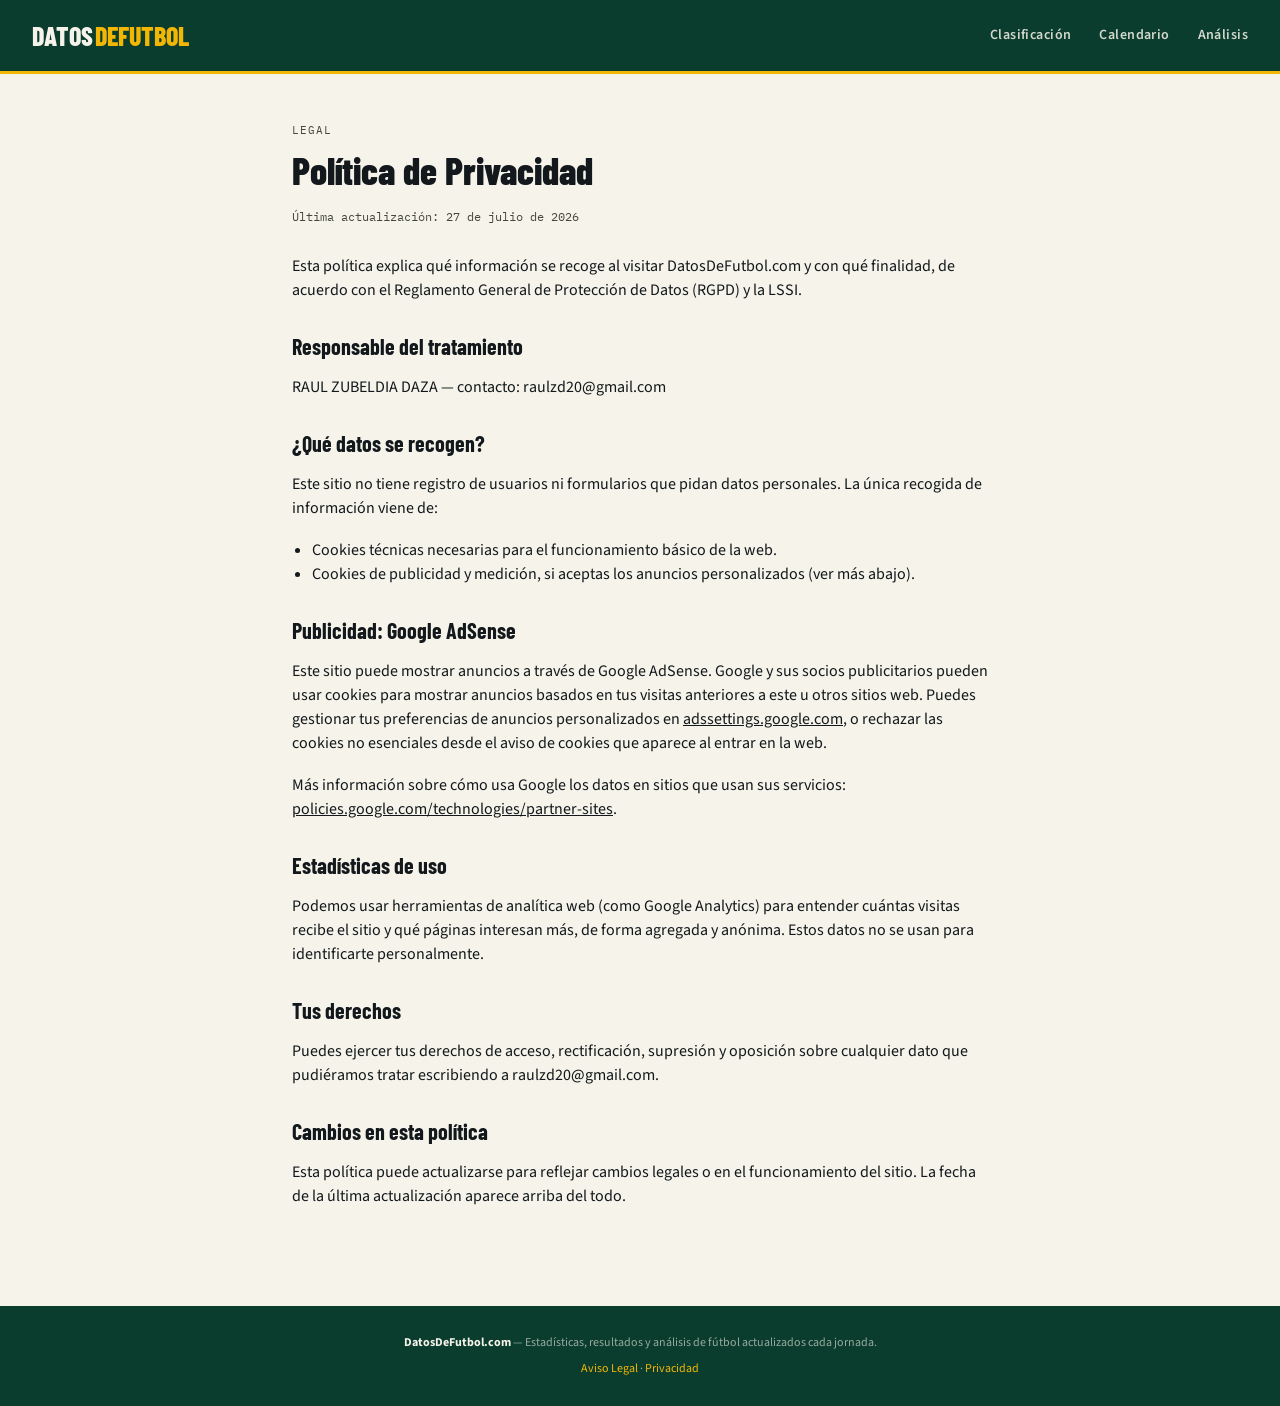
<file: privacidad.html>
<!DOCTYPE html>
<html lang="es">
<head>
<meta charset="UTF-8">
<meta name="viewport" content="width=device-width, initial-scale=1.0">
<title>Política de Privacidad — DatosDeFutbol.com</title>
<meta name="description" content="Cómo se usan las cookies y los datos en DatosDeFutbol.com.">
<link rel="preconnect" href="https://fonts.googleapis.com">
<link href="https://fonts.googleapis.com/css2?family=Barlow+Condensed:wght@600;700;800&family=IBM+Plex+Mono:wght@400;500;600&family=Source+Sans+3:wght@400;500;600;700&display=swap" rel="stylesheet">
<link rel="stylesheet" href="assets/css/style.css?v=4">
<script async src="https://pagead2.googlesyndication.com/pagead/js/adsbygoogle.js?client=ca-pub-9446572264944414" crossorigin="anonymous"></script>
<link rel="icon" type="image/svg+xml" href="/favicon.svg">
<link rel="icon" type="image/png" sizes="32x32" href="/favicon-32.png">
<link rel="apple-touch-icon" href="/favicon-180.png">
</head>
<body>

<header>
  <a class="logo" href="index.html"><span class="d1">DATOS</span><span class="d2">DEFUTBOL</span></a>
  <nav>
    <a href="clasificacion.html" data-icon="trophy">Clasificación</a>
    <a href="calendario.html" data-icon="calendar">Calendario</a>
    <a href="articulos.html" data-icon="doc">Análisis</a>
  </nav>
</header>

<article class="article-page">
  <div class="eyebrow">Legal</div>
  <h1>Política de Privacidad</h1>
  <div class="meta">Última actualización: 27 de julio de 2026</div>

  <p>Esta política explica qué información se recoge al visitar
  DatosDeFutbol.com y con qué finalidad, de acuerdo con el Reglamento
  General de Protección de Datos (RGPD) y la LSSI.</p>

  <h3 style="font-family:'Barlow Condensed',sans-serif;font-weight:700;font-size:22px;margin:28px 0 12px;">Responsable del tratamiento</h3>
  <p> RAUL ZUBELDIA DAZA — contacto: raulzd20@gmail.com </p>

  <h3 style="font-family:'Barlow Condensed',sans-serif;font-weight:700;font-size:22px;margin:28px 0 12px;">¿Qué datos se recogen?</h3>
  <p>Este sitio no tiene registro de usuarios ni formularios que pidan datos
  personales. La única recogida de información viene de:</p>
  <ul style="margin:0 0 18px 20px;">
    <li>Cookies técnicas necesarias para el funcionamiento básico de la web.</li>
    <li>Cookies de publicidad y medición, si aceptas los anuncios personalizados (ver más abajo).</li>
  </ul>

  <h3 style="font-family:'Barlow Condensed',sans-serif;font-weight:700;font-size:22px;margin:28px 0 12px;">Publicidad: Google AdSense</h3>
  <p>Este sitio puede mostrar anuncios a través de Google AdSense. Google y
  sus socios publicitarios pueden usar cookies para mostrar anuncios
  basados en tus visitas anteriores a este u otros sitios web. Puedes
  gestionar tus preferencias de anuncios personalizados en
  <a href="https://adssettings.google.com" target="_blank" rel="noopener">adssettings.google.com</a>,
  o rechazar las cookies no esenciales desde el aviso de cookies que
  aparece al entrar en la web.</p>
  <p>Más información sobre cómo usa Google los datos en sitios que usan sus
  servicios:
  <a href="https://policies.google.com/technologies/partner-sites" target="_blank" rel="noopener">policies.google.com/technologies/partner-sites</a>.</p>

  <h3 style="font-family:'Barlow Condensed',sans-serif;font-weight:700;font-size:22px;margin:28px 0 12px;">Estadísticas de uso</h3>
  <p>Podemos usar herramientas de analítica web (como Google Analytics) para
  entender cuántas visitas recibe el sitio y qué páginas interesan más, de
  forma agregada y anónima. Estos datos no se usan para identificarte
  personalmente.</p>

  <h3 style="font-family:'Barlow Condensed',sans-serif;font-weight:700;font-size:22px;margin:28px 0 12px;">Tus derechos</h3>
  <p>Puedes ejercer tus derechos de acceso, rectificación, supresión y
  oposición sobre cualquier dato que pudiéramos tratar escribiendo a
  raulzd20@gmail.com.</p>

  <h3 style="font-family:'Barlow Condensed',sans-serif;font-weight:700;font-size:22px;margin:28px 0 12px;">Cambios en esta política</h3>
  <p>Esta política puede actualizarse para reflejar cambios legales o en el
  funcionamiento del sitio. La fecha de la última actualización aparece
  arriba del todo.</p>
</article>

<footer>
  <strong>DatosDeFutbol.com</strong> — Estadísticas, resultados y análisis de fútbol actualizados cada jornada.
  <div style="margin-top:8px;">
    <a href="aviso-legal.html">Aviso Legal</a> ·
    <a href="privacidad.html">Privacidad</a>
  </div>
</footer>

</body>
</html>
</file>
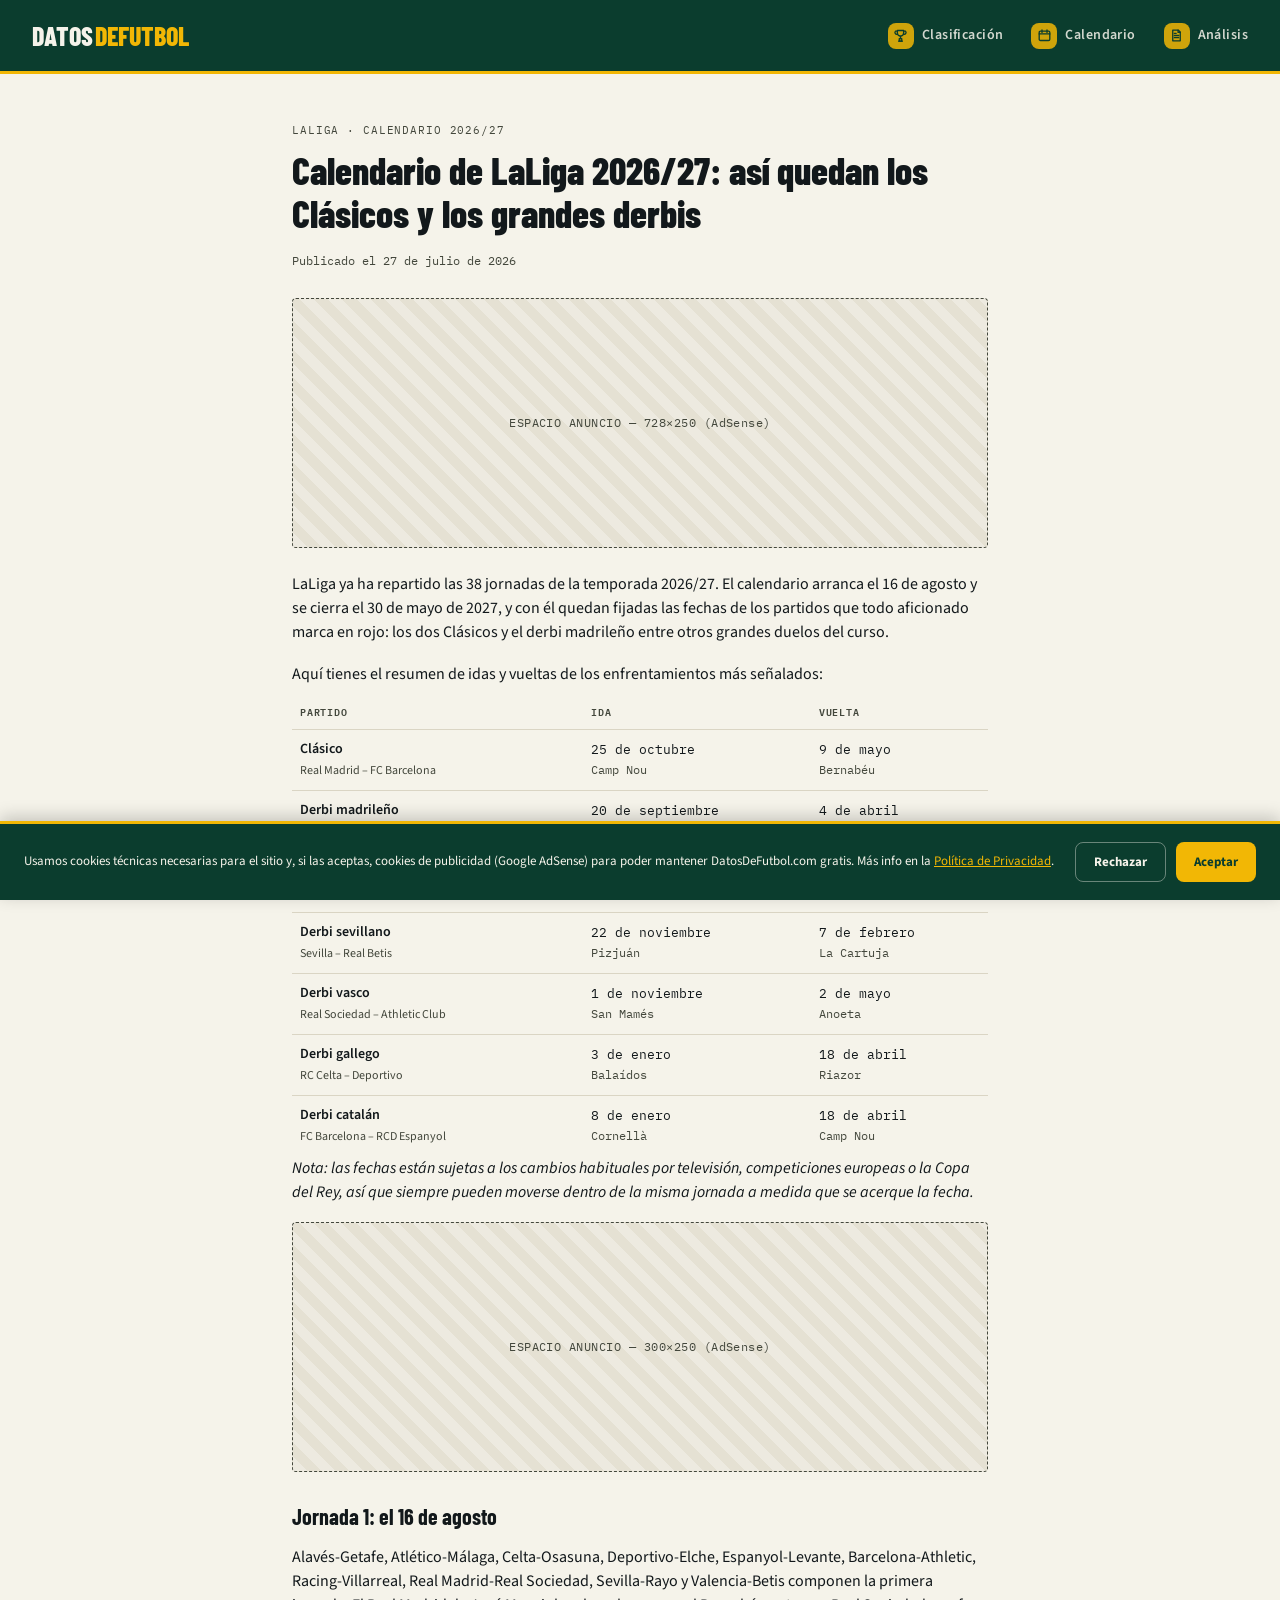
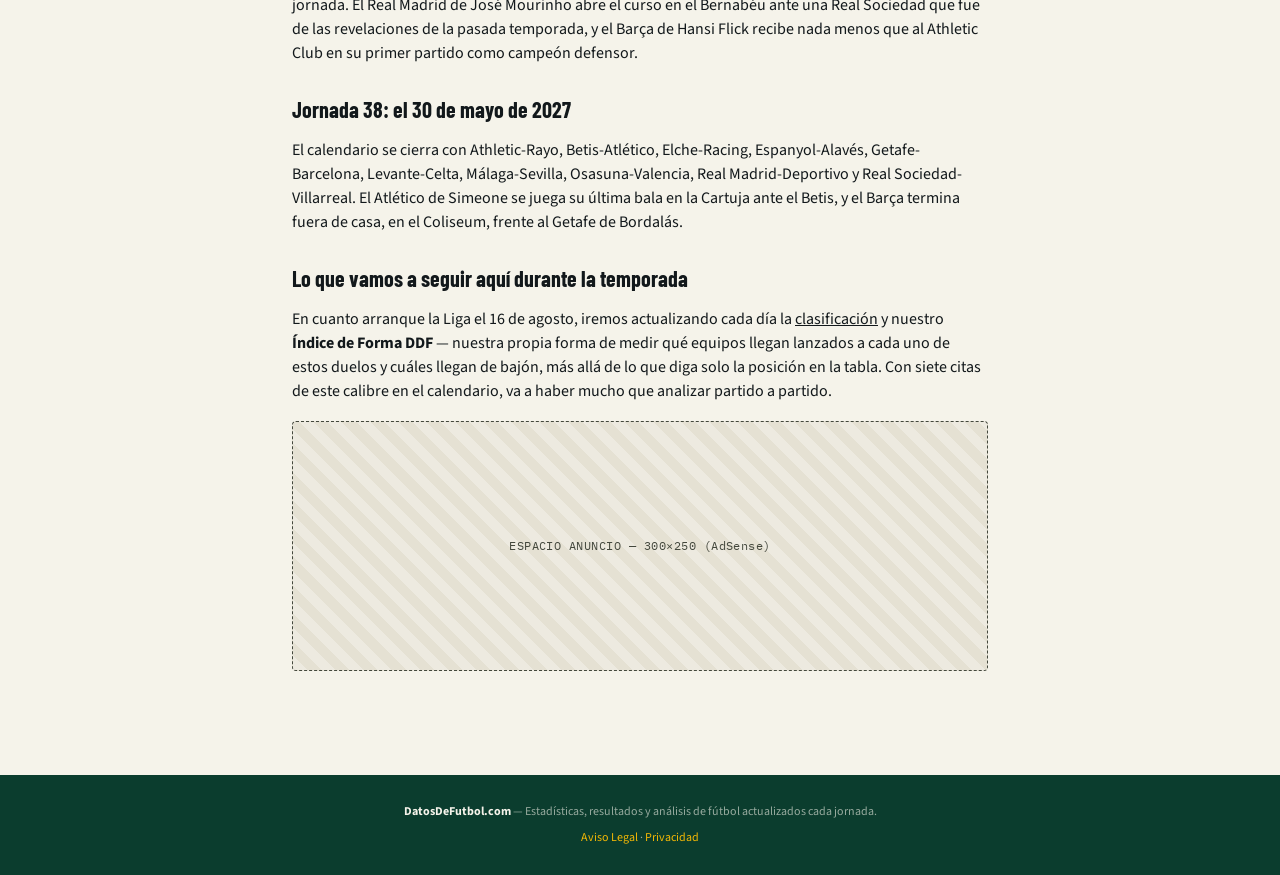
<file: articulos/calendario-laliga-2026-27.html>
<!DOCTYPE html>
<html lang="es">
<head>
<meta charset="UTF-8">
<meta name="viewport" content="width=device-width, initial-scale=1.0">
<title>Calendario de LaLiga 2026/27: fechas de los Clásicos y los grandes derbis — DatosDeFutbol.com</title>
<meta name="description" content="Fechas confirmadas de los dos Clásicos Real Madrid-Barça, el derbi madrileño y el resto de derbis de LaLiga 2026/27, con la primera y última jornada completas.">
<link rel="preconnect" href="https://fonts.googleapis.com">
<link href="https://fonts.googleapis.com/css2?family=Barlow+Condensed:wght@600;700;800&family=IBM+Plex+Mono:wght@400;500;600&family=Source+Sans+3:wght@400;500;600;700&display=swap" rel="stylesheet">
<link rel="stylesheet" href="../assets/css/style.css?v=4">
<script async src="https://pagead2.googlesyndication.com/pagead/js/adsbygoogle.js?client=ca-pub-9446572264944414" crossorigin="anonymous"></script>
</head>
<body>

<header>
  <a class="logo" href="../index.html"><span class="d1">DATOS</span><span class="d2">DEFUTBOL</span></a>
  <nav>
    <a href="../clasificacion.html" data-icon="trophy">Clasificación</a>
    <a href="../calendario.html" data-icon="calendar">Calendario</a>
    <a href="../articulos.html" data-icon="doc">Análisis</a>
  </nav>
</header>

<article class="article-page">
  <div class="eyebrow">LaLiga · Calendario 2026/27</div>
  <h1>Calendario de LaLiga 2026/27: así quedan los Clásicos y los grandes derbis</h1>
  <div class="meta">Publicado el 27 de julio de 2026</div>

  <div class="ad-slot big">ESPACIO ANUNCIO — 728×250 (AdSense)</div>

  <p>LaLiga ya ha repartido las 38 jornadas de la temporada 2026/27. El calendario
  arranca el 16 de agosto y se cierra el 30 de mayo de 2027, y con él quedan fijadas
  las fechas de los partidos que todo aficionado marca en rojo: los dos Clásicos y
  el derbi madrileño entre otros grandes duelos del curso.</p>

  <p>Aquí tienes el resumen de idas y vueltas de los enfrentamientos más señalados:</p>

  <table class="standings">
    <thead>
      <tr><th>Partido</th><th>Ida</th><th>Vuelta</th></tr>
    </thead>
    <tbody>
      <tr>
        <td class="club">Clásico<br><span style="font-weight:400;color:var(--gray);font-size:12px;">Real Madrid – FC Barcelona</span></td>
        <td>25 de octubre<br><span style="color:var(--gray);font-size:12px;">Camp Nou</span></td>
        <td>9 de mayo<br><span style="color:var(--gray);font-size:12px;">Bernabéu</span></td>
      </tr>
      <tr>
        <td class="club">Derbi madrileño<br><span style="font-weight:400;color:var(--gray);font-size:12px;">Real Madrid – Atlético de Madrid</span></td>
        <td>20 de septiembre<br><span style="color:var(--gray);font-size:12px;">Metropolitano</span></td>
        <td>4 de abril<br><span style="color:var(--gray);font-size:12px;">Bernabéu</span></td>
      </tr>
      <tr>
        <td class="club">Barça – Atlético<br><span style="font-weight:400;color:var(--gray);font-size:12px;">FC Barcelona – Atlético de Madrid</span></td>
        <td>8 de noviembre<br><span style="color:var(--gray);font-size:12px;">Metropolitano</span></td>
        <td>7 de febrero<br><span style="color:var(--gray);font-size:12px;">Camp Nou</span></td>
      </tr>
      <tr>
        <td class="club">Derbi sevillano<br><span style="font-weight:400;color:var(--gray);font-size:12px;">Sevilla – Real Betis</span></td>
        <td>22 de noviembre<br><span style="color:var(--gray);font-size:12px;">Pizjuán</span></td>
        <td>7 de febrero<br><span style="color:var(--gray);font-size:12px;">La Cartuja</span></td>
      </tr>
      <tr>
        <td class="club">Derbi vasco<br><span style="font-weight:400;color:var(--gray);font-size:12px;">Real Sociedad – Athletic Club</span></td>
        <td>1 de noviembre<br><span style="color:var(--gray);font-size:12px;">San Mamés</span></td>
        <td>2 de mayo<br><span style="color:var(--gray);font-size:12px;">Anoeta</span></td>
      </tr>
      <tr>
        <td class="club">Derbi gallego<br><span style="font-weight:400;color:var(--gray);font-size:12px;">RC Celta – Deportivo</span></td>
        <td>3 de enero<br><span style="color:var(--gray);font-size:12px;">Balaídos</span></td>
        <td>18 de abril<br><span style="color:var(--gray);font-size:12px;">Riazor</span></td>
      </tr>
      <tr>
        <td class="club">Derbi catalán<br><span style="font-weight:400;color:var(--gray);font-size:12px;">FC Barcelona – RCD Espanyol</span></td>
        <td>8 de enero<br><span style="color:var(--gray);font-size:12px;">Cornellà</span></td>
        <td>18 de abril<br><span style="color:var(--gray);font-size:12px;">Camp Nou</span></td>
      </tr>
    </tbody>
  </table>

  <p><em>Nota: las fechas están sujetas a los cambios habituales por televisión,
  competiciones europeas o la Copa del Rey, así que siempre pueden moverse dentro
  de la misma jornada a medida que se acerque la fecha.</em></p>

  <div class="ad-slot big">ESPACIO ANUNCIO — 300×250 (AdSense)</div>

  <h3 style="font-family:'Barlow Condensed',sans-serif;font-weight:700;font-size:22px;margin:28px 0 12px;">Jornada 1: el 16 de agosto</h3>
  <p>Alavés-Getafe, Atlético-Málaga, Celta-Osasuna, Deportivo-Elche, Espanyol-Levante,
  Barcelona-Athletic, Racing-Villarreal, Real Madrid-Real Sociedad, Sevilla-Rayo y
  Valencia-Betis componen la primera jornada. El Real Madrid de José Mourinho abre
  el curso en el Bernabéu ante una Real Sociedad que fue de las revelaciones de la
  pasada temporada, y el Barça de Hansi Flick recibe nada menos que al Athletic Club
  en su primer partido como campeón defensor.</p>

  <h3 style="font-family:'Barlow Condensed',sans-serif;font-weight:700;font-size:22px;margin:28px 0 12px;">Jornada 38: el 30 de mayo de 2027</h3>
  <p>El calendario se cierra con Athletic-Rayo, Betis-Atlético, Elche-Racing,
  Espanyol-Alavés, Getafe-Barcelona, Levante-Celta, Málaga-Sevilla,
  Osasuna-Valencia, Real Madrid-Deportivo y Real Sociedad-Villarreal. El
  Atlético de Simeone se juega su última bala en la Cartuja ante el Betis, y el
  Barça termina fuera de casa, en el Coliseum, frente al Getafe de Bordalás.</p>

  <h3 style="font-family:'Barlow Condensed',sans-serif;font-weight:700;font-size:22px;margin:28px 0 12px;">Lo que vamos a seguir aquí durante la temporada</h3>
  <p>En cuanto arranque la Liga el 16 de agosto, iremos actualizando cada día la
  <a href="../clasificacion.html">clasificación</a> y nuestro
  <strong>Índice de Forma DDF</strong> — nuestra propia forma de medir qué equipos
  llegan lanzados a cada uno de estos duelos y cuáles llegan de bajón, más allá de
  lo que diga solo la posición en la tabla. Con siete citas de este calibre en el
  calendario, va a haber mucho que analizar partido a partido.</p>

  <div class="ad-slot big">ESPACIO ANUNCIO — 300×250 (AdSense)</div>
</article>

<footer>
  <strong>DatosDeFutbol.com</strong> — Estadísticas, resultados y análisis de fútbol actualizados cada jornada.
  <div style="margin-top:8px;">
     <a href="../aviso-legal.html">Aviso Legal</a> ·
     <a href="../privacidad.html">Privacidad</a>
   </div>
</footer>

<script src="../assets/js/main.js?v=9"></script>
</body>
</html>
</file>
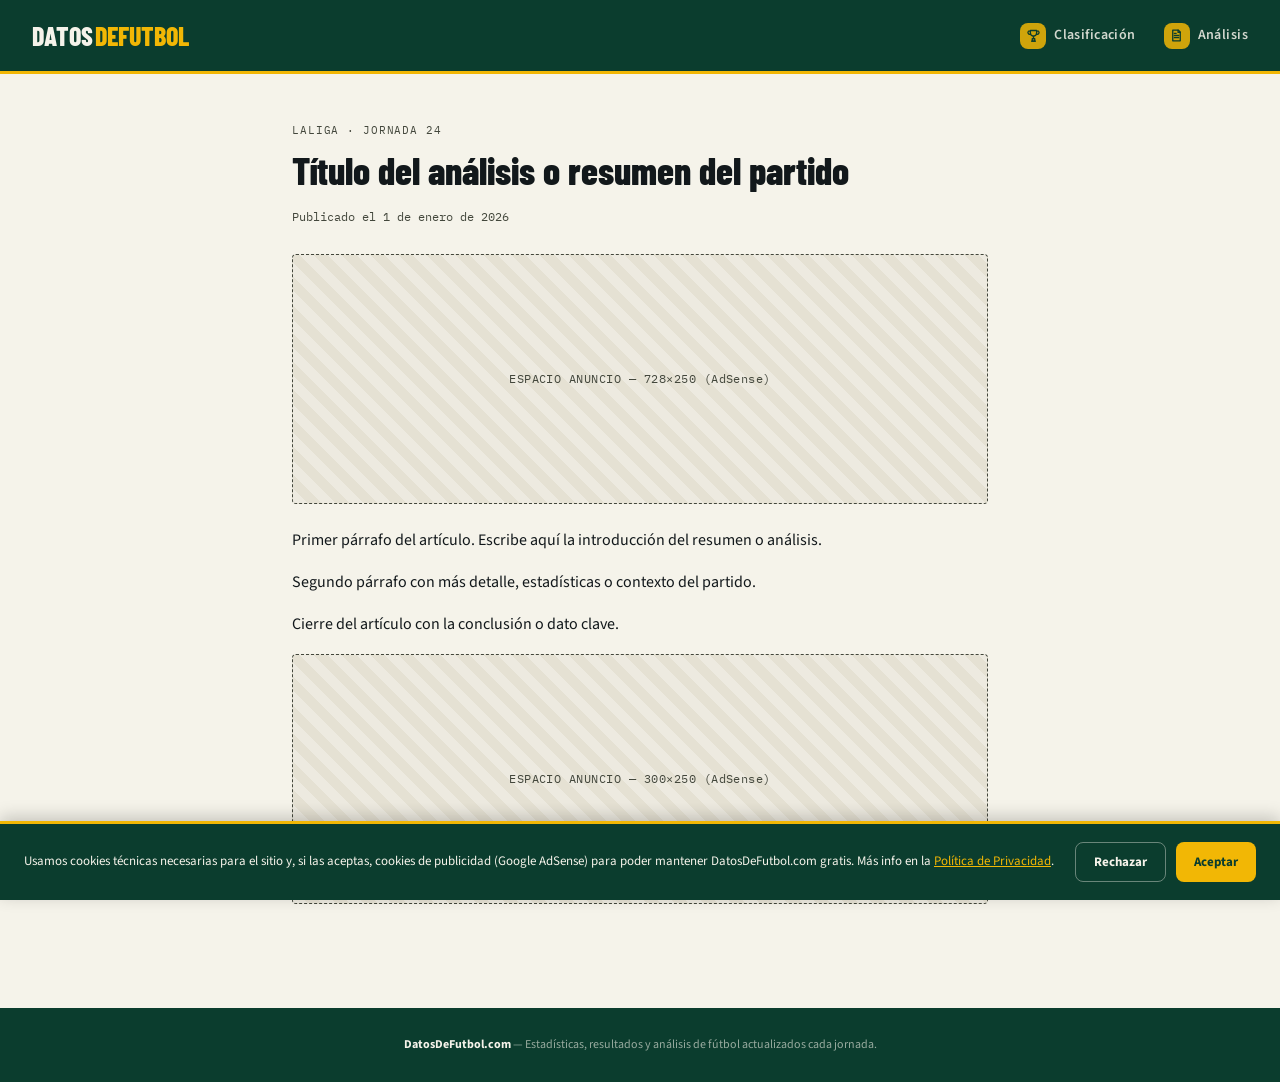
<file: articulos/ejemplo-articulo.html>
<!DOCTYPE html>
<html lang="es">
<head>
<meta charset="UTF-8">
<meta name="viewport" content="width=device-width, initial-scale=1.0">
<!-- 1. CAMBIA el título aquí (aparece en la pestaña del navegador y en Google) -->
<title>Título del análisis o resumen del partido — DatosDeFutbol.com</title>
<!-- 2. CAMBIA esta descripción (aparece en resultados de Google) -->
<meta name="description" content="Resumen breve del artículo para buscadores, 1-2 frases.">
<link rel="preconnect" href="https://fonts.googleapis.com">
<link href="https://fonts.googleapis.com/css2?family=Barlow+Condensed:wght@600;700;800&family=IBM+Plex+Mono:wght@400;500;600&family=Source+Sans+3:wght@400;500;600;700&display=swap" rel="stylesheet">
<link rel="stylesheet" href="../assets/css/style.css?v=4">
<script async src="https://pagead2.googlesyndication.com/pagead/js/adsbygoogle.js?client=ca-pub-9446572264944414" crossorigin="anonymous"></script>
</head>
<body>

<header>
  <a class="logo" href="../index.html"><span class="d1">DATOS</span><span class="d2">DEFUTBOL</span></a>
  <nav>
    <a href="../clasificacion.html" data-icon="trophy">Clasificación</a>
    <a href="../articulos.html" data-icon="doc">Análisis</a>
  </nav>
</header>

<article class="article-page">
  <!-- 3. CAMBIA la categoría/jornada -->
  <div class="eyebrow">LaLiga · Jornada 24</div>
  <!-- 4. CAMBIA el título principal -->
  <h1>Título del análisis o resumen del partido</h1>
  <!-- 5. CAMBIA la fecha -->
  <div class="meta">Publicado el 1 de enero de 2026</div>

  <div class="ad-slot big">ESPACIO ANUNCIO — 728×250 (AdSense)</div>

  <!-- 6. ESCRIBE el contenido del artículo aquí, un <p> por párrafo -->
  <p>Primer párrafo del artículo. Escribe aquí la introducción del resumen o análisis.</p>
  <p>Segundo párrafo con más detalle, estadísticas o contexto del partido.</p>
  <p>Cierre del artículo con la conclusión o dato clave.</p>

  <div class="ad-slot big">ESPACIO ANUNCIO — 300×250 (AdSense)</div>
</article>

<footer>
  <strong>DatosDeFutbol.com</strong> — Estadísticas, resultados y análisis de fútbol actualizados cada jornada.
</footer>

<script src="../assets/js/main.js?v=9"></script>
</body>
</html>
</file>
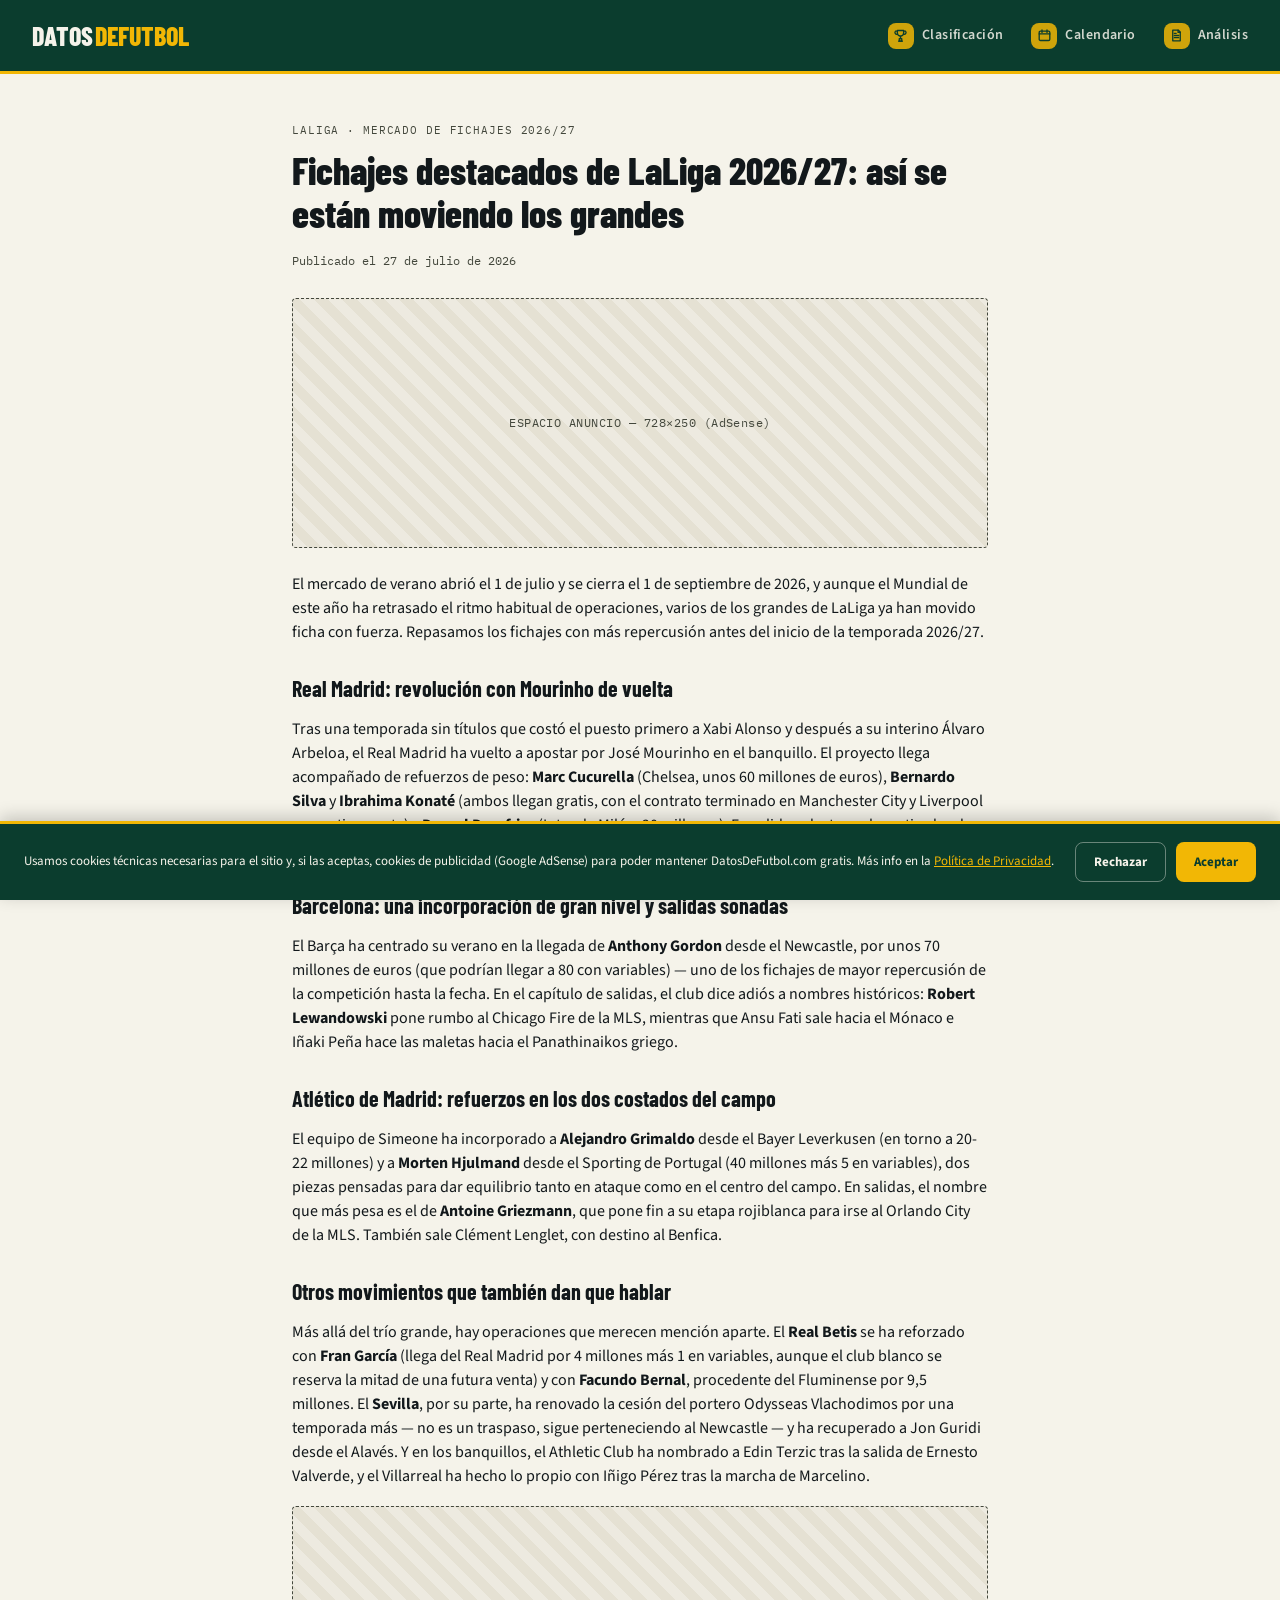
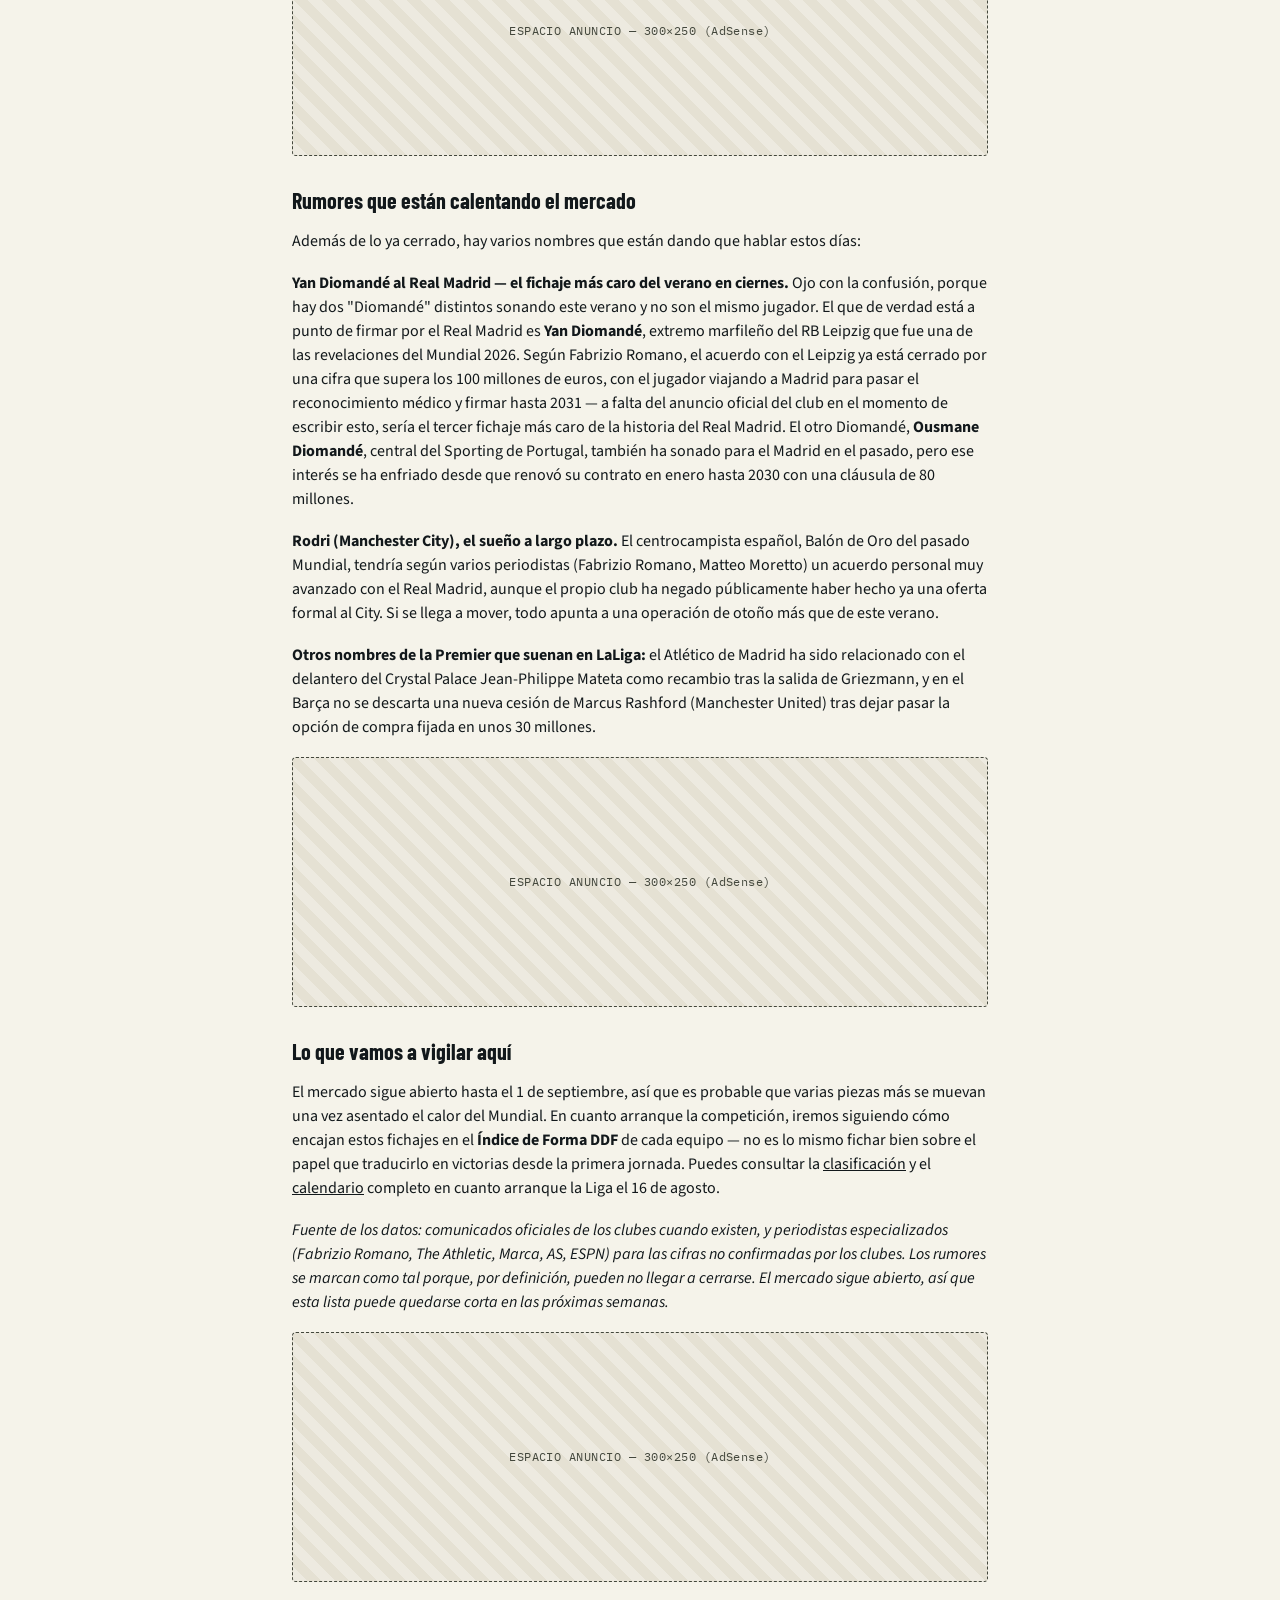
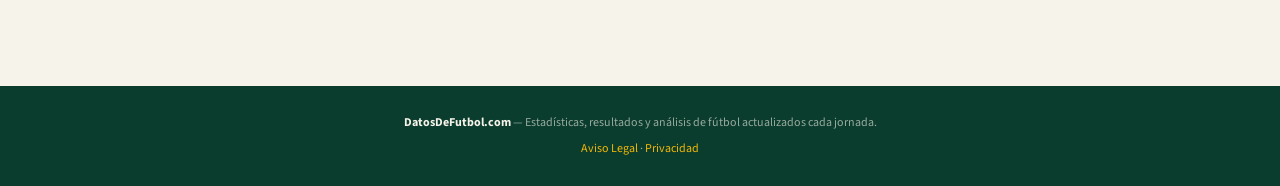
<file: articulos/fichajes-laliga-2026-27.html>
<!DOCTYPE html>
<html lang="es">
<head>
<meta charset="UTF-8">
<meta name="viewport" content="width=device-width, initial-scale=1.0">
<title>Fichajes destacados de LaLiga 2026/27: así se mueven los grandes — DatosDeFutbol.com</title>
<meta name="description" content="Fichajes de LaLiga 2026/27 con sus costes de traspaso, más los rumores más calientes del verano (Diomandé, Rodri) para Real Madrid, Barcelona, Atlético y Betis.">
<link rel="preconnect" href="https://fonts.googleapis.com">
<link href="https://fonts.googleapis.com/css2?family=Barlow+Condensed:wght@600;700;800&family=IBM+Plex+Mono:wght@400;500;600&family=Source+Sans+3:wght@400;500;600;700&display=swap" rel="stylesheet">
<link rel="stylesheet" href="../assets/css/style.css?v=4">
<script async src="https://pagead2.googlesyndication.com/pagead/js/adsbygoogle.js?client=ca-pub-9446572264944414" crossorigin="anonymous"></script>
<link rel="icon" type="image/svg+xml" href="/favicon.svg">
<link rel="icon" type="image/png" sizes="32x32" href="/favicon-32.png">
<link rel="apple-touch-icon" href="/favicon-180.png">
</head>
<body>

<header>
  <a class="logo" href="../index.html"><span class="d1">DATOS</span><span class="d2">DEFUTBOL</span></a>
  <nav>
    <a href="../clasificacion.html" data-icon="trophy">Clasificación</a>
    <a href="../calendario.html" data-icon="calendar">Calendario</a>
    <a href="../articulos.html" data-icon="doc">Análisis</a>
  </nav>
</header>

<article class="article-page">
  <div class="eyebrow">LaLiga · Mercado de fichajes 2026/27</div>
  <h1>Fichajes destacados de LaLiga 2026/27: así se están moviendo los grandes</h1>
  <div class="meta">Publicado el 27 de julio de 2026</div>

  <div class="ad-slot big">ESPACIO ANUNCIO — 728×250 (AdSense)</div>

  <p>El mercado de verano abrió el 1 de julio y se cierra el 1 de septiembre de
  2026, y aunque el Mundial de este año ha retrasado el ritmo habitual de
  operaciones, varios de los grandes de LaLiga ya han movido ficha con fuerza.
  Repasamos los fichajes con más repercusión antes del inicio de la temporada
  2026/27.</p>

  <h3 style="font-family:'Barlow Condensed',sans-serif;font-weight:700;font-size:22px;margin:28px 0 12px;">Real Madrid: revolución con Mourinho de vuelta</h3>
  <p>Tras una temporada sin títulos que costó el puesto primero a Xabi Alonso y
  después a su interino Álvaro Arbeloa, el Real Madrid ha vuelto a apostar por
  José Mourinho en el banquillo. El proyecto llega acompañado de refuerzos de
  peso: <strong>Marc Cucurella</strong> (Chelsea, unos 60 millones de euros),
  <strong>Bernardo Silva</strong> y <strong>Ibrahima Konaté</strong> (ambos
  llegan gratis, con el contrato terminado en Manchester City y Liverpool
  respectivamente) y <strong>Denzel Dumfries</strong> (Inter de Milán, 20
  millones). En salidas, destacan las retiradas de Dani Carvajal y David Alaba
  como agente libre, además de la marcha de Dani Ceballos.</p>

  <h3 style="font-family:'Barlow Condensed',sans-serif;font-weight:700;font-size:22px;margin:28px 0 12px;">Barcelona: una incorporación de gran nivel y salidas sonadas</h3>
  <p>El Barça ha centrado su verano en la llegada de <strong>Anthony
  Gordon</strong> desde el Newcastle, por unos 70 millones de euros (que
  podrían llegar a 80 con variables) — uno de los fichajes de mayor
  repercusión de la competición hasta la fecha. En el capítulo de salidas, el
  club dice adiós a nombres históricos: <strong>Robert Lewandowski</strong>
  pone rumbo al Chicago Fire de la MLS, mientras que Ansu Fati sale hacia el
  Mónaco e Iñaki Peña hace las maletas hacia el Panathinaikos griego.</p>

  <h3 style="font-family:'Barlow Condensed',sans-serif;font-weight:700;font-size:22px;margin:28px 0 12px;">Atlético de Madrid: refuerzos en los dos costados del campo</h3>
  <p>El equipo de Simeone ha incorporado a <strong>Alejandro Grimaldo</strong>
  desde el Bayer Leverkusen (en torno a 20-22 millones) y a <strong>Morten
  Hjulmand</strong> desde el Sporting de Portugal (40 millones más 5 en
  variables), dos piezas pensadas para dar equilibrio tanto en ataque como en
  el centro del campo. En salidas, el nombre que más pesa es el de
  <strong>Antoine Griezmann</strong>, que pone fin a su etapa rojiblanca para
  irse al Orlando City de la MLS. También sale Clément Lenglet, con destino al
  Benfica.</p>

  <h3 style="font-family:'Barlow Condensed',sans-serif;font-weight:700;font-size:22px;margin:28px 0 12px;">Otros movimientos que también dan que hablar</h3>
  <p>Más allá del trío grande, hay operaciones que merecen mención aparte. El
  <strong>Real Betis</strong> se ha reforzado con <strong>Fran García</strong>
  (llega del Real Madrid por 4 millones más 1 en variables, aunque el club
  blanco se reserva la mitad de una futura venta) y con <strong>Facundo
  Bernal</strong>, procedente del Fluminense por 9,5 millones. El
  <strong>Sevilla</strong>, por su parte, ha renovado la cesión del portero
  Odysseas Vlachodimos por una temporada más — no es un traspaso, sigue
  perteneciendo al Newcastle — y ha recuperado a Jon Guridi desde el Alavés. Y
  en los banquillos, el Athletic Club ha nombrado a Edin Terzic tras la salida
  de Ernesto Valverde, y el Villarreal ha hecho lo propio con Iñigo Pérez tras
  la marcha de Marcelino.</p>

  <div class="ad-slot big">ESPACIO ANUNCIO — 300×250 (AdSense)</div>

  <h3 style="font-family:'Barlow Condensed',sans-serif;font-weight:700;font-size:22px;margin:28px 0 12px;">Rumores que están calentando el mercado</h3>
  <p>Además de lo ya cerrado, hay varios nombres que están dando que hablar
  estos días:</p>
  <p><strong>Yan Diomandé al Real Madrid — el fichaje más caro del verano en
  ciernes.</strong> Ojo con la confusión, porque hay dos "Diomandé" distintos
  sonando este verano y no son el mismo jugador. El que de verdad está a punto
  de firmar por el Real Madrid es <strong>Yan Diomandé</strong>, extremo
  marfileño del RB Leipzig que fue una de las revelaciones del Mundial 2026.
  Según Fabrizio Romano, el acuerdo con el Leipzig ya está cerrado por una
  cifra que supera los 100 millones de euros, con el jugador viajando a Madrid
  para pasar el reconocimiento médico y firmar hasta 2031 — a falta del
  anuncio oficial del club en el momento de escribir esto, sería el tercer
  fichaje más caro de la historia del Real Madrid. El otro Diomandé,
  <strong>Ousmane Diomandé</strong>, central del Sporting de Portugal, también
  ha sonado para el Madrid en el pasado, pero ese interés se ha enfriado desde
  que renovó su contrato en enero hasta 2030 con una cláusula de 80 millones.</p>
  <p><strong>Rodri (Manchester City), el sueño a largo plazo.</strong> El
  centrocampista español, Balón de Oro del pasado Mundial, tendría según
  varios periodistas (Fabrizio Romano, Matteo Moretto) un acuerdo personal muy
  avanzado con el Real Madrid, aunque el propio club ha negado públicamente
  haber hecho ya una oferta formal al City. Si se llega a mover, todo apunta a
  una operación de otoño más que de este verano.</p>
  <p><strong>Otros nombres de la Premier que suenan en LaLiga:</strong> el
  Atlético de Madrid ha sido relacionado con el delantero del Crystal Palace
  Jean-Philippe Mateta como recambio tras la salida de Griezmann, y en el
  Barça no se descarta una nueva cesión de Marcus Rashford (Manchester
  United) tras dejar pasar la opción de compra fijada en unos 30 millones.</p>

  <div class="ad-slot big">ESPACIO ANUNCIO — 300×250 (AdSense)</div>

  <h3 style="font-family:'Barlow Condensed',sans-serif;font-weight:700;font-size:22px;margin:28px 0 12px;">Lo que vamos a vigilar aquí</h3>
  <p>El mercado sigue abierto hasta el 1 de septiembre, así que es probable que
  varias piezas más se muevan una vez asentado el calor del Mundial. En cuanto
  arranque la competición, iremos siguiendo cómo encajan estos fichajes en el
  <strong>Índice de Forma DDF</strong> de cada equipo — no es lo mismo fichar
  bien sobre el papel que traducirlo en victorias desde la primera jornada.
  Puedes consultar la <a href="../clasificacion.html">clasificación</a> y el
  <a href="../calendario.html">calendario</a> completo en cuanto arranque la
  Liga el 16 de agosto.</p>

  <p><em>Fuente de los datos: comunicados oficiales de los clubes cuando
  existen, y periodistas especializados (Fabrizio Romano, The Athletic,
  Marca, AS, ESPN) para las cifras no confirmadas por los clubes. Los rumores
  se marcan como tal porque, por definición, pueden no llegar a cerrarse. El
  mercado sigue abierto, así que esta lista puede quedarse corta en las
  próximas semanas.</em></p>

  <div class="ad-slot big">ESPACIO ANUNCIO — 300×250 (AdSense)</div>
</article>

<footer>
  <strong>DatosDeFutbol.com</strong> — Estadísticas, resultados y análisis de fútbol actualizados cada jornada.
  <div style="margin-top:8px;">
    <a href="../aviso-legal.html">Aviso Legal</a> ·
    <a href="../privacidad.html">Privacidad</a>
  </div>
</footer>

<script src="../assets/js/main.js?v=9"></script>
</body>
</html>
</file>
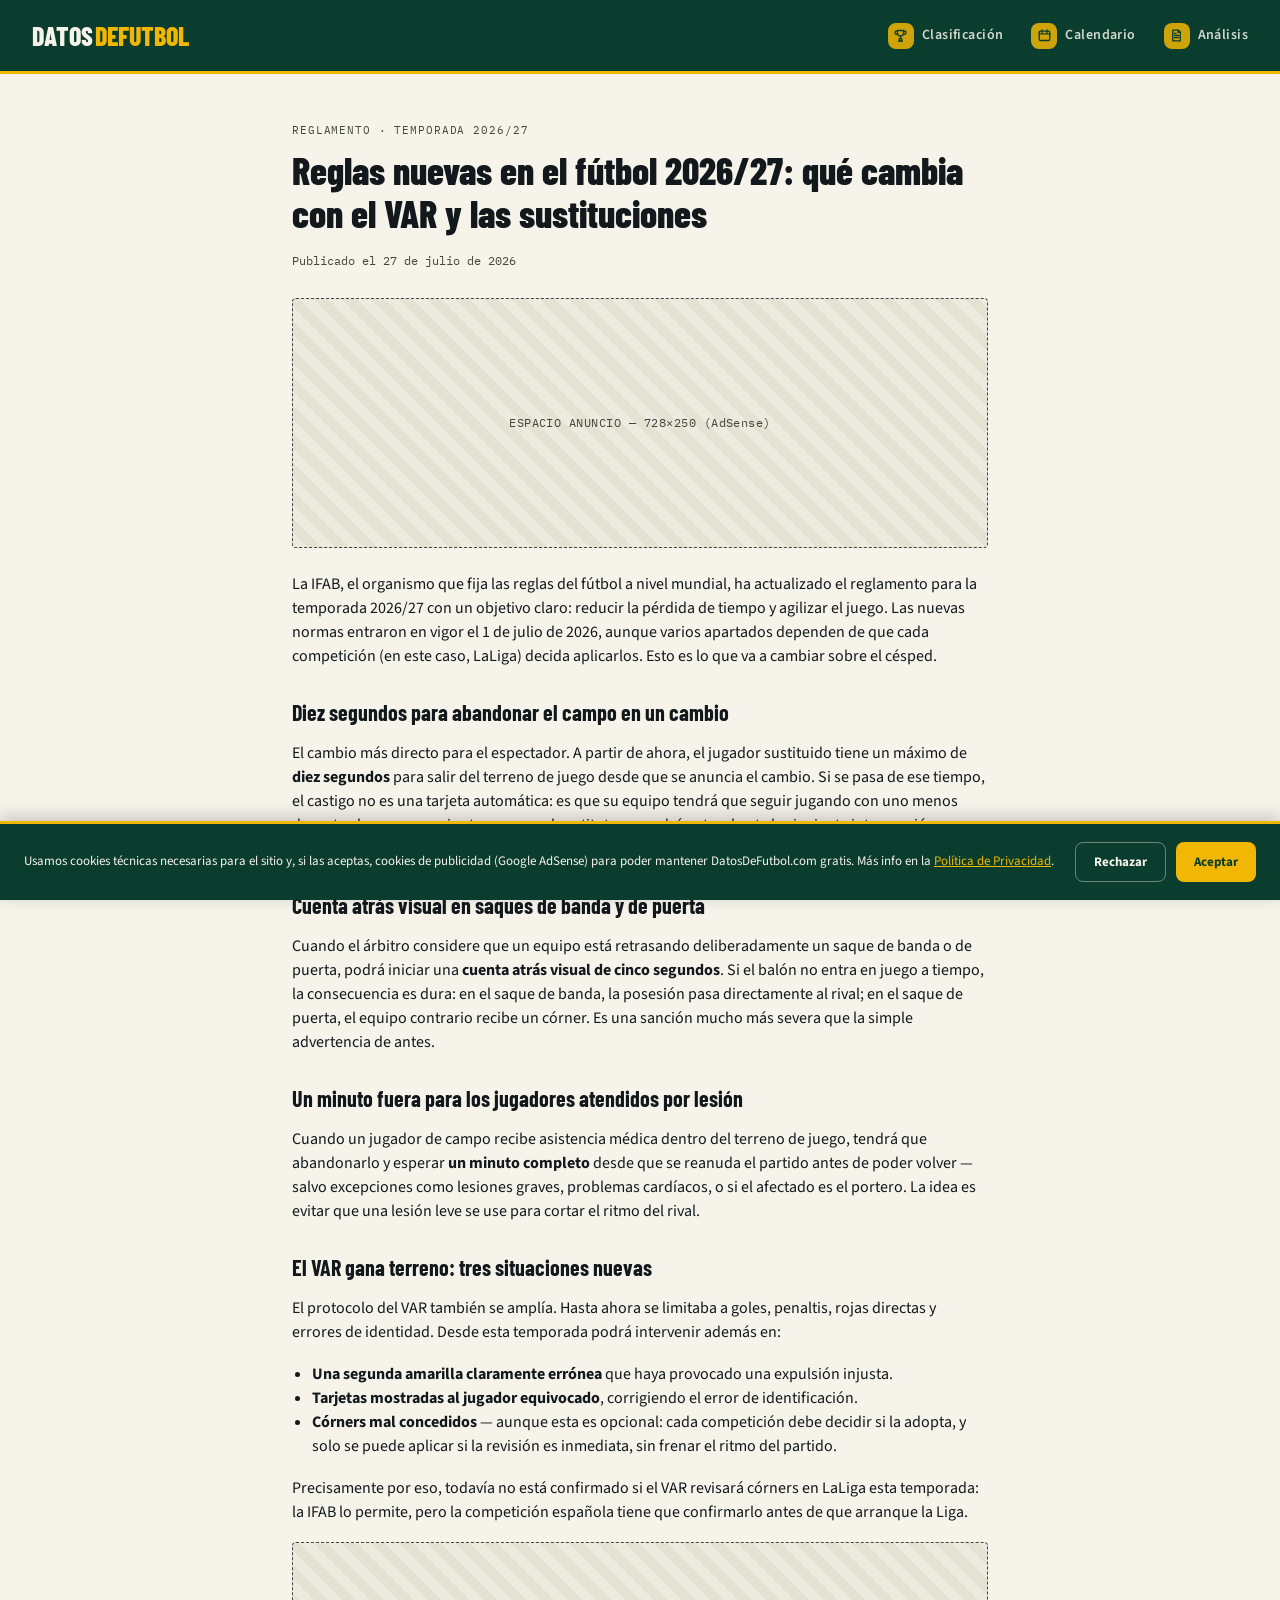
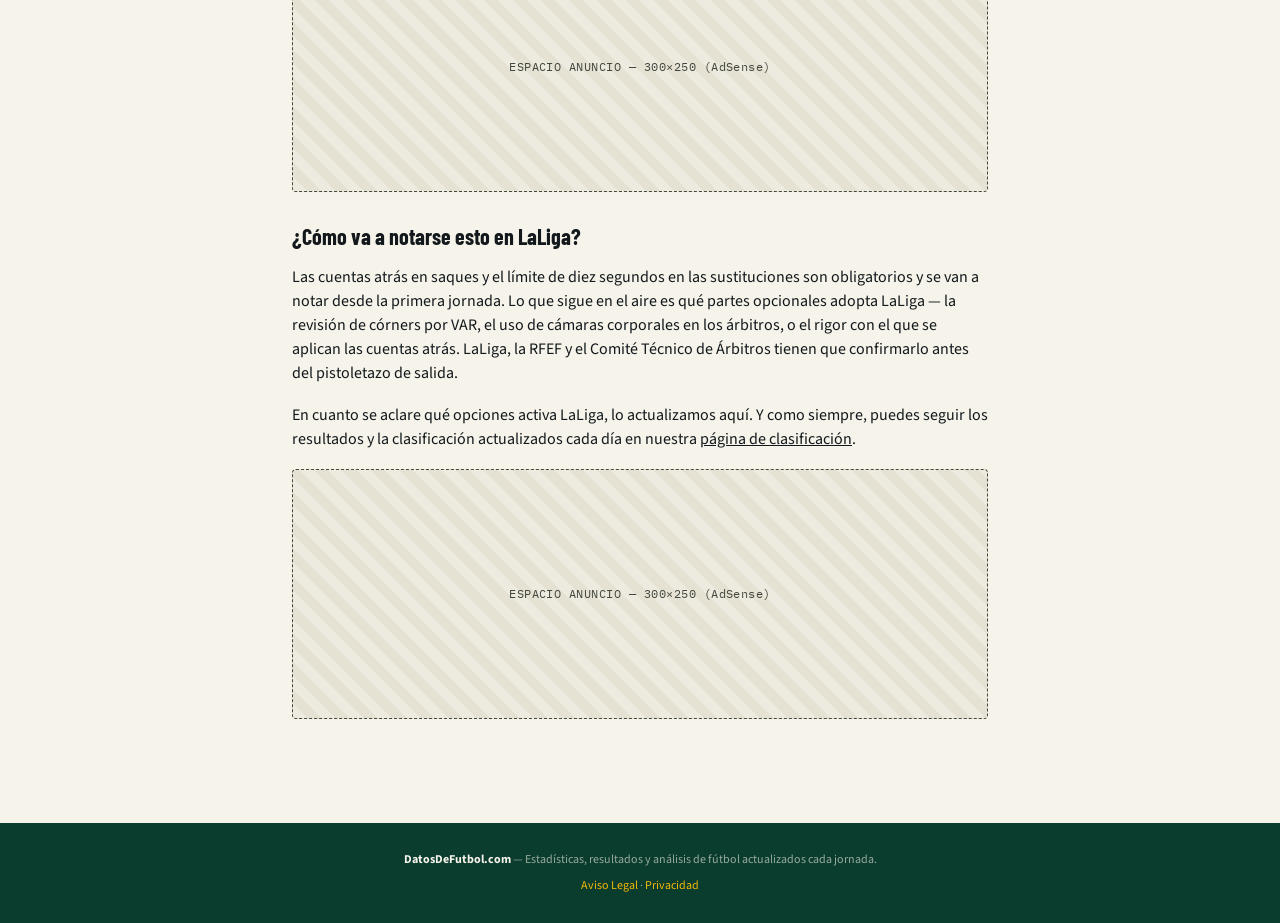
<file: articulos/nuevas-reglas-futbol-2026-27.html>
<!DOCTYPE html>
<html lang="es">
<head>
<meta charset="UTF-8">
<meta name="viewport" content="width=device-width, initial-scale=1.0">
<title>Reglas nuevas en el fútbol 2026/27: qué cambia con el VAR y las sustituciones — DatosDeFutbol.com</title>
<meta name="description" content="La IFAB estrena reglamento para la temporada 2026/27: sustituciones en 10 segundos, cuenta atrás en saques y más situaciones donde puede intervenir el VAR.">
<link rel="preconnect" href="https://fonts.googleapis.com">
<link href="https://fonts.googleapis.com/css2?family=Barlow+Condensed:wght@600;700;800&family=IBM+Plex+Mono:wght@400;500;600&family=Source+Sans+3:wght@400;500;600;700&display=swap" rel="stylesheet">
<link rel="stylesheet" href="../assets/css/style.css?v=4">
<script async src="https://pagead2.googlesyndication.com/pagead/js/adsbygoogle.js?client=ca-pub-9446572264944414" crossorigin="anonymous"></script>
<link rel="icon" type="image/svg+xml" href="/favicon.svg">
<link rel="icon" type="image/png" sizes="32x32" href="/favicon-32.png">
<link rel="apple-touch-icon" href="/favicon-180.png">
</head>
<body>

<header>
  <a class="logo" href="../index.html"><span class="d1">DATOS</span><span class="d2">DEFUTBOL</span></a>
  <nav>
    <a href="../clasificacion.html" data-icon="trophy">Clasificación</a>
    <a href="../calendario.html" data-icon="calendar">Calendario</a>
    <a href="../articulos.html" data-icon="doc">Análisis</a>
  </nav>
</header>

<article class="article-page">
  <div class="eyebrow">Reglamento · Temporada 2026/27</div>
  <h1>Reglas nuevas en el fútbol 2026/27: qué cambia con el VAR y las sustituciones</h1>
  <div class="meta">Publicado el 27 de julio de 2026</div>

  <div class="ad-slot big">ESPACIO ANUNCIO — 728×250 (AdSense)</div>

  <p>La IFAB, el organismo que fija las reglas del fútbol a nivel mundial, ha
  actualizado el reglamento para la temporada 2026/27 con un objetivo claro:
  reducir la pérdida de tiempo y agilizar el juego. Las nuevas normas entraron
  en vigor el 1 de julio de 2026, aunque varios apartados dependen de que cada
  competición (en este caso, LaLiga) decida aplicarlos. Esto es lo que va a
  cambiar sobre el césped.</p>

  <h3 style="font-family:'Barlow Condensed',sans-serif;font-weight:700;font-size:22px;margin:28px 0 12px;">Diez segundos para abandonar el campo en un cambio</h3>
  <p>El cambio más directo para el espectador. A partir de ahora, el jugador
  sustituido tiene un máximo de <strong>diez segundos</strong> para salir del
  terreno de juego desde que se anuncia el cambio. Si se pasa de ese tiempo,
  el castigo no es una tarjeta automática: es que su equipo tendrá que seguir
  jugando con uno menos durante al menos un minuto, porque el sustituto no
  podrá entrar hasta la siguiente interrupción posterior a ese minuto.</p>

  <h3 style="font-family:'Barlow Condensed',sans-serif;font-weight:700;font-size:22px;margin:28px 0 12px;">Cuenta atrás visual en saques de banda y de puerta</h3>
  <p>Cuando el árbitro considere que un equipo está retrasando deliberadamente
  un saque de banda o de puerta, podrá iniciar una <strong>cuenta atrás visual
  de cinco segundos</strong>. Si el balón no entra en juego a tiempo, la
  consecuencia es dura: en el saque de banda, la posesión pasa directamente al
  rival; en el saque de puerta, el equipo contrario recibe un córner. Es una
  sanción mucho más severa que la simple advertencia de antes.</p>

  <h3 style="font-family:'Barlow Condensed',sans-serif;font-weight:700;font-size:22px;margin:28px 0 12px;">Un minuto fuera para los jugadores atendidos por lesión</h3>
  <p>Cuando un jugador de campo recibe asistencia médica dentro del terreno de
  juego, tendrá que abandonarlo y esperar <strong>un minuto completo</strong>
  desde que se reanuda el partido antes de poder volver — salvo excepciones
  como lesiones graves, problemas cardíacos, o si el afectado es el portero.
  La idea es evitar que una lesión leve se use para cortar el ritmo del rival.</p>

  <h3 style="font-family:'Barlow Condensed',sans-serif;font-weight:700;font-size:22px;margin:28px 0 12px;">El VAR gana terreno: tres situaciones nuevas</h3>
  <p>El protocolo del VAR también se amplía. Hasta ahora se limitaba a goles,
  penaltis, rojas directas y errores de identidad. Desde esta temporada podrá
  intervenir además en:</p>
  <ul style="margin:0 0 18px 20px;">
    <li><strong>Una segunda amarilla claramente errónea</strong> que haya
    provocado una expulsión injusta.</li>
    <li><strong>Tarjetas mostradas al jugador equivocado</strong>, corrigiendo
    el error de identificación.</li>
    <li><strong>Córners mal concedidos</strong> — aunque esta es opcional: cada
    competición debe decidir si la adopta, y solo se puede aplicar si la
    revisión es inmediata, sin frenar el ritmo del partido.</li>
  </ul>
  <p>Precisamente por eso, todavía no está confirmado si el VAR revisará
  córners en LaLiga esta temporada: la IFAB lo permite, pero la competición
  española tiene que confirmarlo antes de que arranque la Liga.</p>

  <div class="ad-slot big">ESPACIO ANUNCIO — 300×250 (AdSense)</div>

  <h3 style="font-family:'Barlow Condensed',sans-serif;font-weight:700;font-size:22px;margin:28px 0 12px;">¿Cómo va a notarse esto en LaLiga?</h3>
  <p>Las cuentas atrás en saques y el límite de diez segundos en las
  sustituciones son obligatorios y se van a notar desde la primera jornada.
  Lo que sigue en el aire es qué partes opcionales adopta LaLiga — la revisión
  de córners por VAR, el uso de cámaras corporales en los árbitros, o el rigor
  con el que se aplican las cuentas atrás. LaLiga, la RFEF y el Comité Técnico
  de Árbitros tienen que confirmarlo antes del pistoletazo de salida.</p>

  <p>En cuanto se aclare qué opciones activa LaLiga, lo actualizamos aquí. Y
  como siempre, puedes seguir los resultados y la clasificación actualizados
  cada día en nuestra <a href="../clasificacion.html">página de
  clasificación</a>.</p>

  <div class="ad-slot big">ESPACIO ANUNCIO — 300×250 (AdSense)</div>
</article>

<footer>
  <strong>DatosDeFutbol.com</strong> — Estadísticas, resultados y análisis de fútbol actualizados cada jornada.
  <div style="margin-top:8px;">
    <a href="../aviso-legal.html">Aviso Legal</a> ·
    <a href="../privacidad.html">Privacidad</a>
  </div>
</footer>

<script src="../assets/js/main.js?v=9"></script>
</body>
</html>
</file>
<file: assets/css/style.css>
:root{
  --pitch-dark:#0B3D2E;
  --pitch:#155C3E;
  --grass:#3C8C5D;
  --chalk:#F5F3EA;
  --ink:#12181B;
  --amber:#F2B705;
  --line:#DAD5C4;
  --gray:#43473C;
  --card:#FFFFFF;
  --badge-1:#0B3D2E;
  --badge-2:#155C3E;
  --badge-3:#2E6E48;
  --badge-4:#1B4B4A;
  --badge-5:#6E5417;
}
*{margin:0;padding:0;box-sizing:border-box;}
body{
  background:var(--chalk);
  color:var(--ink);
  font-family:'Source Sans 3',sans-serif;
  line-height:1.5;
}
a{color:inherit;}
.display{font-family:'Barlow Condensed',sans-serif;text-transform:uppercase;letter-spacing:0.02em;}
.mono{font-family:'IBM Plex Mono',monospace;}

header{
  background:var(--pitch-dark);
  color:var(--chalk);
  padding:16px 32px;
  display:flex;
  align-items:center;
  justify-content:space-between;
  border-bottom:3px solid var(--amber);
  flex-wrap:wrap;
  gap:12px;
}
.logo{display:flex;align-items:baseline;gap:2px;text-decoration:none;}
.logo .d1{font-family:'Barlow Condensed',sans-serif;font-weight:800;font-size:26px;letter-spacing:0.01em;color:var(--chalk);}
.logo .d2{font-family:'Barlow Condensed',sans-serif;font-weight:800;font-size:26px;color:var(--amber);}
nav{display:flex;gap:28px;font-size:14px;font-weight:600;letter-spacing:0.03em;flex-wrap:wrap;}
nav a{display:inline-flex;align-items:center;gap:8px;color:var(--chalk);text-decoration:none;opacity:0.85;transition:opacity 0.15s,color 0.15s;}
nav a:hover{opacity:1;color:var(--amber);}
nav a:hover .icon-chip{transform:translateY(-1px);}

.scoreboard{
  background:
    repeating-linear-gradient(90deg, rgba(255,255,255,0.03) 0 2px, transparent 2px 40px),
    linear-gradient(180deg, var(--pitch) 0%, var(--pitch-dark) 100%);
  overflow:hidden;
}
.scoreboard-label{display:flex;align-items:center;gap:10px;padding:14px 32px 0;}
.live-dot{width:8px;height:8px;border-radius:50%;background:#FF4D4D;animation:pulse 1.6s infinite;}
@keyframes pulse{
  0%{box-shadow:0 0 0 0 rgba(255,77,77,0.5);}
  70%{box-shadow:0 0 0 6px rgba(255,77,77,0);}
  100%{box-shadow:0 0 0 0 rgba(255,77,77,0);}
}
.scoreboard-label span{color:var(--chalk);font-size:12px;letter-spacing:0.12em;text-transform:uppercase;font-weight:600;opacity:0.75;}
.ticker{display:flex;padding:18px 0 26px;overflow-x:auto;scrollbar-width:none;}
.ticker::-webkit-scrollbar{display:none;}
.match{flex:0 0 auto;min-width:200px;padding:0 28px;border-right:1px solid rgba(255,255,255,0.12);color:var(--chalk);}
.match:first-child{padding-left:32px;}
.match .comp{font-size:10px;letter-spacing:0.1em;color:var(--amber);font-weight:600;margin-bottom:8px;text-transform:uppercase;}
.match .teams{display:flex;flex-direction:column;gap:4px;}
.team-row{display:flex;justify-content:space-between;align-items:baseline;gap:16px;}
.team-name{font-size:15px;font-weight:500;}
.team-name.win{font-weight:700;}
.score{font-family:'IBM Plex Mono',monospace;font-size:18px;font-weight:600;color:var(--amber);}
.match .status{font-family:'IBM Plex Mono',monospace;font-size:10px;font-weight:600;color:rgba(245,243,234,0.78);margin-top:8px;}
.ticker-empty{color:rgba(245,243,234,0.8);padding:24px 32px;font-family:'IBM Plex Mono',monospace;font-size:13px;}

main{max-width:1160px;margin:0 auto;padding:40px 32px 80px;display:grid;grid-template-columns:1fr 320px;gap:40px;}
@media (max-width:860px){main{grid-template-columns:1fr;}}

section{margin-bottom:44px;}
.section-head{display:flex;align-items:baseline;justify-content:space-between;border-bottom:2px solid var(--ink);padding-bottom:10px;margin-bottom:20px;flex-wrap:wrap;gap:6px;}
.section-head h2{font-family:'Barlow Condensed',sans-serif;font-weight:800;font-size:24px;letter-spacing:0.01em;}
.section-head .auto-tag{font-family:'IBM Plex Mono',monospace;font-size:10px;color:var(--gray);letter-spacing:0.06em;}
.section-head a.more{font-size:13px;font-weight:600;color:var(--pitch);text-decoration:none;}

table.standings{width:100%;border-collapse:collapse;font-family:'IBM Plex Mono',monospace;font-size:13px;}
table.standings th{text-align:left;font-size:10px;letter-spacing:0.08em;color:var(--gray);text-transform:uppercase;padding:0 8px 10px;font-weight:600;}
table.standings th.num, table.standings td.num{text-align:center;}
table.standings td{padding:9px 8px;border-top:1px solid var(--line);}
table.standings tr.top4 td:first-child{border-left:3px solid var(--grass);padding-left:5px;}
table.standings tr.relegation td:first-child{border-left:3px solid #C4462B;padding-left:5px;}
table.standings .pos{color:var(--gray);width:24px;}
table.standings .club{font-family:'Source Sans 3',sans-serif;font-weight:600;font-size:14px;}
table.standings .pts{font-weight:700;color:var(--pitch-dark);}

.article{display:grid;grid-template-columns:88px 1fr;gap:16px;padding:16px 0;border-top:1px solid var(--line);text-decoration:none;color:var(--ink);}
.article:first-child{border-top:none;}
.article .thumb{width:88px;height:88px;background:linear-gradient(135deg,var(--pitch) 0%, var(--grass) 100%);border-radius:4px;display:flex;align-items:center;justify-content:center;color:var(--chalk);font-family:'Barlow Condensed',sans-serif;font-weight:800;font-size:22px;}
.article .eyebrow{font-family:'IBM Plex Mono',monospace;font-size:10px;color:var(--gray);letter-spacing:0.06em;text-transform:uppercase;margin-bottom:4px;}
.article h3{font-size:16px;font-weight:700;line-height:1.3;margin-bottom:4px;}
.article p{font-size:13px;color:var(--gray);}

.ad-slot{background:repeating-linear-gradient(45deg, #EDEAE0 0 10px, #E5E1D3 10px 20px);border:1px dashed var(--gray);border-radius:4px;padding:20px;text-align:center;color:var(--gray);font-size:12px;font-family:'IBM Plex Mono',monospace;letter-spacing:0.04em;margin-bottom:24px;}
.ad-slot.big{min-height:250px;display:flex;align-items:center;justify-content:center;}
.ad-slot.small{min-height:100px;display:flex;align-items:center;justify-content:center;}

.top-scorers{list-style:none;}
.top-scorers li{display:flex;justify-content:space-between;align-items:center;padding:10px 0;border-top:1px solid var(--line);font-size:14px;}
.top-scorers li:first-child{border-top:none;}
.top-scorers .rank{font-family:'IBM Plex Mono',monospace;color:var(--gray);font-size:12px;width:20px;}
.top-scorers .goals{font-family:'IBM Plex Mono',monospace;font-weight:700;color:var(--pitch-dark);}

.article-page{max-width:760px;margin:0 auto;padding:48px 32px 80px;}
.article-page .eyebrow{font-family:'IBM Plex Mono',monospace;font-size:11px;color:var(--gray);letter-spacing:0.08em;text-transform:uppercase;margin-bottom:10px;}
.article-page h1{font-family:'Barlow Condensed',sans-serif;font-weight:800;font-size:38px;line-height:1.15;margin-bottom:16px;}
.article-page .meta{font-family:'IBM Plex Mono',monospace;font-size:12px;color:var(--gray);margin-bottom:28px;}
.article-page p{margin-bottom:18px;font-size:16px;}

footer{background:var(--pitch-dark);color:rgba(245,243,234,0.6);padding:28px 32px;text-align:center;font-size:12px;}
footer strong{color:var(--chalk);}
footer a{color:var(--amber);text-decoration:none;}

.loading-msg{color:var(--gray);font-family:'IBM Plex Mono',monospace;font-size:12px;padding:16px 0;}

/* --- Iconos SVG propios (sin librerías externas) ---------------------------
   Un solo trazo, sin relleno, currentColor: heredan el color del texto que
   los acompaña, así que funcionan igual en el header oscuro que en las
   cajitas claras sin tener que duplicar variantes. */
.icon{
  display:inline-flex;
  align-items:center;
  justify-content:center;
  width:1em;
  height:1em;
  vertical-align:-0.15em;
}
.icon svg{width:100%;height:100%;stroke:currentColor;fill:none;stroke-width:1.7;stroke-linecap:round;stroke-linejoin:round;}

/* --- Icon chip: el icono metido en una cajita de color -----------------
   Es el elemento que se repite en el menú y en cada cabecera de sección,
   para que actúe como firma visual reconocible del sitio, en vez de un
   trazo suelto flotando junto al texto. */
.icon-chip{
  display:inline-flex;
  align-items:center;
  justify-content:center;
  width:26px;
  height:26px;
  border-radius:8px;
  background:var(--amber);
  color:var(--pitch-dark);
  flex:0 0 auto;
  transition:transform 0.15s;
}
.icon-chip .icon{width:15px;height:15px;}
.icon-chip svg{stroke-width:2.1;}
.icon-chip.ghost{background:rgba(255,255,255,0.12);color:var(--amber);}

.section-head h2{display:flex;align-items:center;gap:11px;}
.section-head h2 .icon-chip{width:30px;height:30px;border-radius:9px;}
.section-head h2 .icon-chip .icon{width:17px;height:17px;}

/* --- Escudo / avatar de equipo ----------------------------------------
   Si en el futuro añadimos el crest real de la API, se pinta como <img>;
   si no hay crest (o falla la carga), cae en un círculo con las iniciales
   del club en un color determinado por su nombre — nunca un hueco vacío. */
.team-badge{
  display:inline-flex;
  align-items:center;
  justify-content:center;
  width:22px;height:22px;
  border-radius:50%;
  flex:0 0 auto;
  font-family:'Barlow Condensed',sans-serif;
  font-weight:700;
  font-size:10px;
  color:var(--chalk);
  letter-spacing:0;
  overflow:hidden;
  vertical-align:middle;
}
.team-badge img{width:100%;height:100%;object-fit:contain;border-radius:50%;background:#fff;}
.team-with-badge{display:inline-flex;align-items:center;gap:8px;}
.match-detail-team .team-badge{width:40px;height:40px;font-size:16px;margin-bottom:8px;}
.match-detail-team .team-with-badge{flex-direction:column;gap:6px;}

/* --- Cajitas de estadísticas (ficha de equipo) ------------------------- */
.stat-grid{
  display:grid;
  grid-template-columns:repeat(auto-fit, minmax(108px, 1fr));
  gap:10px;
  margin:18px 0 22px;
}
.stat-card{
  background:var(--card);
  border:1px solid var(--line);
  border-radius:10px;
  padding:14px 12px;
  text-align:center;
}
.stat-card .icon-chip{width:30px;height:30px;border-radius:9px;margin:0 auto 8px;}
.stat-card .icon-chip .icon{width:16px;height:16px;}
.stat-card .stat-value{
  display:block;
  font-family:'Barlow Condensed',sans-serif;
  font-weight:800;
  font-size:22px;
  color:var(--pitch-dark);
  line-height:1.1;
}
.stat-card .stat-label{
  display:block;
  font-family:'IBM Plex Mono',monospace;
  font-size:10px;
  letter-spacing:0.05em;
  text-transform:uppercase;
  color:var(--gray);
  margin-top:4px;
}

/* --- Panel tipo tarjeta para secciones ---------------------------------
   Antes las secciones flotaban directamente sobre el fondo crema, solo
   separadas por una línea. Ahora cada bloque de contenido vive dentro de
   una cajita blanca con sombra suave: más orden visual, más "dashboard",
   sin renunciar a la paleta del sitio. */
section.card{
  background:var(--card);
  border:1px solid var(--line);
  border-radius:14px;
  padding:22px 22px 6px;
  box-shadow:0 1px 3px rgba(11,61,46,0.06);
}
section.card .section-head{margin-left:-22px;margin-right:-22px;padding-left:22px;padding-right:22px;}

/* --- Banner de cookies ---------------------------------------------------
   Aparece en la primera visita, se queda hasta que el usuario decide, y
   bloquea la carga de AdSense hasta que se acepta. Esto es justo lo que
   la política de privacidad dice que pasa — antes no existía. */
#cookie-banner{
  position:fixed;
  left:0;right:0;bottom:0;
  z-index:9999;
  background:var(--pitch-dark);
  color:var(--chalk);
  padding:18px 24px;
  display:flex;
  align-items:center;
  gap:20px;
  flex-wrap:wrap;
  border-top:3px solid var(--amber);
  box-shadow:0 -4px 16px rgba(0,0,0,0.2);
}
#cookie-banner p{flex:1 1 280px;font-size:13px;line-height:1.5;margin:0;}
#cookie-banner p a{color:var(--amber);text-decoration:underline;}
#cookie-banner .cookie-actions{display:flex;gap:10px;flex:0 0 auto;}
#cookie-banner button{
  font-family:'Source Sans 3',sans-serif;
  font-weight:700;
  font-size:13px;
  padding:10px 18px;
  border-radius:8px;
  border:none;
  cursor:pointer;
}
#cookie-banner .cookie-accept{background:var(--amber);color:var(--pitch-dark);}
#cookie-banner .cookie-reject{background:transparent;color:var(--chalk);border:1px solid rgba(245,243,234,0.4);}
#cookie-banner .cookie-accept:hover{filter:brightness(1.08);}
#cookie-banner .cookie-reject:hover{border-color:var(--chalk);}
@media (max-width:520px){
  #cookie-banner{padding:16px;}
  #cookie-banner .cookie-actions{width:100%;}
  #cookie-banner button{flex:1;}
}

.league-tabs{display:flex;gap:8px;padding:14px 32px 0;flex-wrap:wrap;}
.league-tab{
  background:rgba(255,255,255,0.08);
  border:1px solid rgba(255,255,255,0.15);
  color:var(--chalk);
  font-family:'IBM Plex Mono',monospace;
  font-size:12px;
  letter-spacing:0.03em;
  padding:6px 14px;
  border-radius:20px;
  cursor:pointer;
  transition:background 0.15s;
}
.league-tab:hover{background:rgba(255,255,255,0.16);}
.league-tab.active{background:var(--amber);color:var(--pitch-dark);border-color:var(--amber);font-weight:600;}

table.form-index{width:100%;border-collapse:collapse;font-size:14px;}
table.form-index th{text-align:left;font-size:10px;letter-spacing:0.08em;color:var(--gray);text-transform:uppercase;padding:0 8px 10px;font-weight:600;}
table.form-index th.num, table.form-index td.num{text-align:center;}
table.form-index td.mono{font-family:'IBM Plex Mono',monospace;font-size:12px;color:var(--gray);}
table.form-index td{padding:9px 8px;border-top:1px solid var(--line);}
table.form-index tr:first-child td{border-top:none;}
table.form-index .club{font-weight:600;}
table.form-index .pts{font-family:'IBM Plex Mono',monospace;font-weight:700;color:var(--pitch-dark);width:40px;}
table.standings td.mono{font-family:'IBM Plex Mono',monospace;}

/* --- Selector de temporada --- */
.season-selector{
  margin:10px 32px 4px;
  background:rgba(255,255,255,0.08);
  border:1px solid rgba(255,255,255,0.15);
  color:var(--chalk);
  font-family:'IBM Plex Mono',monospace;
  font-size:12px;
  letter-spacing:0.03em;
  padding:6px 12px;
  border-radius:20px;
  cursor:pointer;
}
.season-selector option{background:var(--pitch-dark);color:var(--chalk);}

/* --- Lista de partidos (partido a partido) --- */
.match-row{
  display:grid;
  grid-template-columns:34px 1fr 74px 1fr 90px;
  align-items:center;
  gap:10px;
  padding:9px 4px;
  border-top:1px solid var(--line);
  font-size:13px;
}
.match-row:first-child{border-top:none;}
.match-row .matchday{font-family:'IBM Plex Mono',monospace;font-size:11px;font-weight:600;color:var(--gray);}
.match-row .team-name{font-weight:500;}
.match-row .team-name.win{font-weight:700;color:var(--pitch-dark);}
.match-row .score{font-family:'IBM Plex Mono',monospace;font-weight:700;text-align:center;}
.match-row .status{font-family:'IBM Plex Mono',monospace;font-size:11px;font-weight:600;color:var(--gray);text-align:right;}

/* --- Calendario: agrupación por jornada ---
   La jornada es un dato importante para el lector, así que la destacamos
   con la misma tipografía de los títulos del sitio (Barlow Condensed),
   en vez de la monospace pequeña que usábamos antes. */
.matchday-group{margin-bottom:22px;}
.matchday-title{
  font-family:'Barlow Condensed',sans-serif;
  font-weight:700;
  font-size:17px;
  color:var(--pitch-dark);
  margin:0 0 6px;
  padding-top:14px;
  border-top:1px solid var(--line);
}
.matchday-group:first-child .matchday-title{border-top:none;padding-top:0;}

.match-row-link{
  text-decoration:none;
  color:inherit;
  cursor:pointer;
  transition:background 0.12s;
}
.match-row-link:hover{background:rgba(11,61,46,0.05);}

/* Textos secundarios de navegación (enlaces "volver", "más partidos"...):
   tipografía de texto normal, no monospace, para un tono más editorial. */
.section-subtitle{
  font-family:'Source Sans 3',sans-serif;
  font-weight:600;
  font-size:14px;
  color:var(--pitch-dark);
  margin:0 0 8px;
  padding-top:14px;
  border-top:1px solid var(--line);
  display:flex;
  align-items:center;
  gap:8px;
}
.section-subtitle .icon-chip{width:22px;height:22px;border-radius:7px;}
.section-subtitle .icon-chip .icon{width:12px;height:12px;}
.back-link{
  font-family:'Source Sans 3',sans-serif;
  font-weight:600;
  font-size:14px;
  color:var(--pitch);
  text-decoration:none;
}
.back-link:hover{text-decoration:underline;}

/* --- Ficha de detalle de partido --- */
.match-detail-card{
  background:var(--pitch-dark);
  color:var(--chalk);
  border-radius:14px;
  padding:28px 20px;
  text-align:center;
}
/* La jornada y la fecha son el dato de contexto más importante de esta
   ficha, así que van en el mismo estilo de título que el resto del sitio,
   en ámbar, no como una etiqueta pequeña y apagada. */
.match-detail-meta{
  font-family:'Barlow Condensed',sans-serif;
  font-weight:700;
  font-size:17px;
  letter-spacing:0.02em;
  color:var(--amber);
  text-transform:capitalize;
  margin-bottom:18px;
}
.match-detail-teams{
  display:flex;
  align-items:center;
  justify-content:center;
  gap:20px;
}
.match-detail-team{flex:1;font-family:'Barlow Condensed',sans-serif;font-weight:700;font-size:20px;}
.match-detail-team a{text-decoration:none;color:inherit;}
.match-detail-team .team-name.win{color:var(--amber);}
.match-detail-score{
  font-family:'IBM Plex Mono',monospace;
  font-weight:700;
  font-size:32px;
  color:var(--amber);
  min-width:90px;
}
.match-detail-status{
  margin-top:16px;
  font-family:'Source Sans 3',sans-serif;
  font-weight:600;
  font-size:13px;
  letter-spacing:0.02em;
  color:rgba(245,243,234,0.92);
}
</file>
